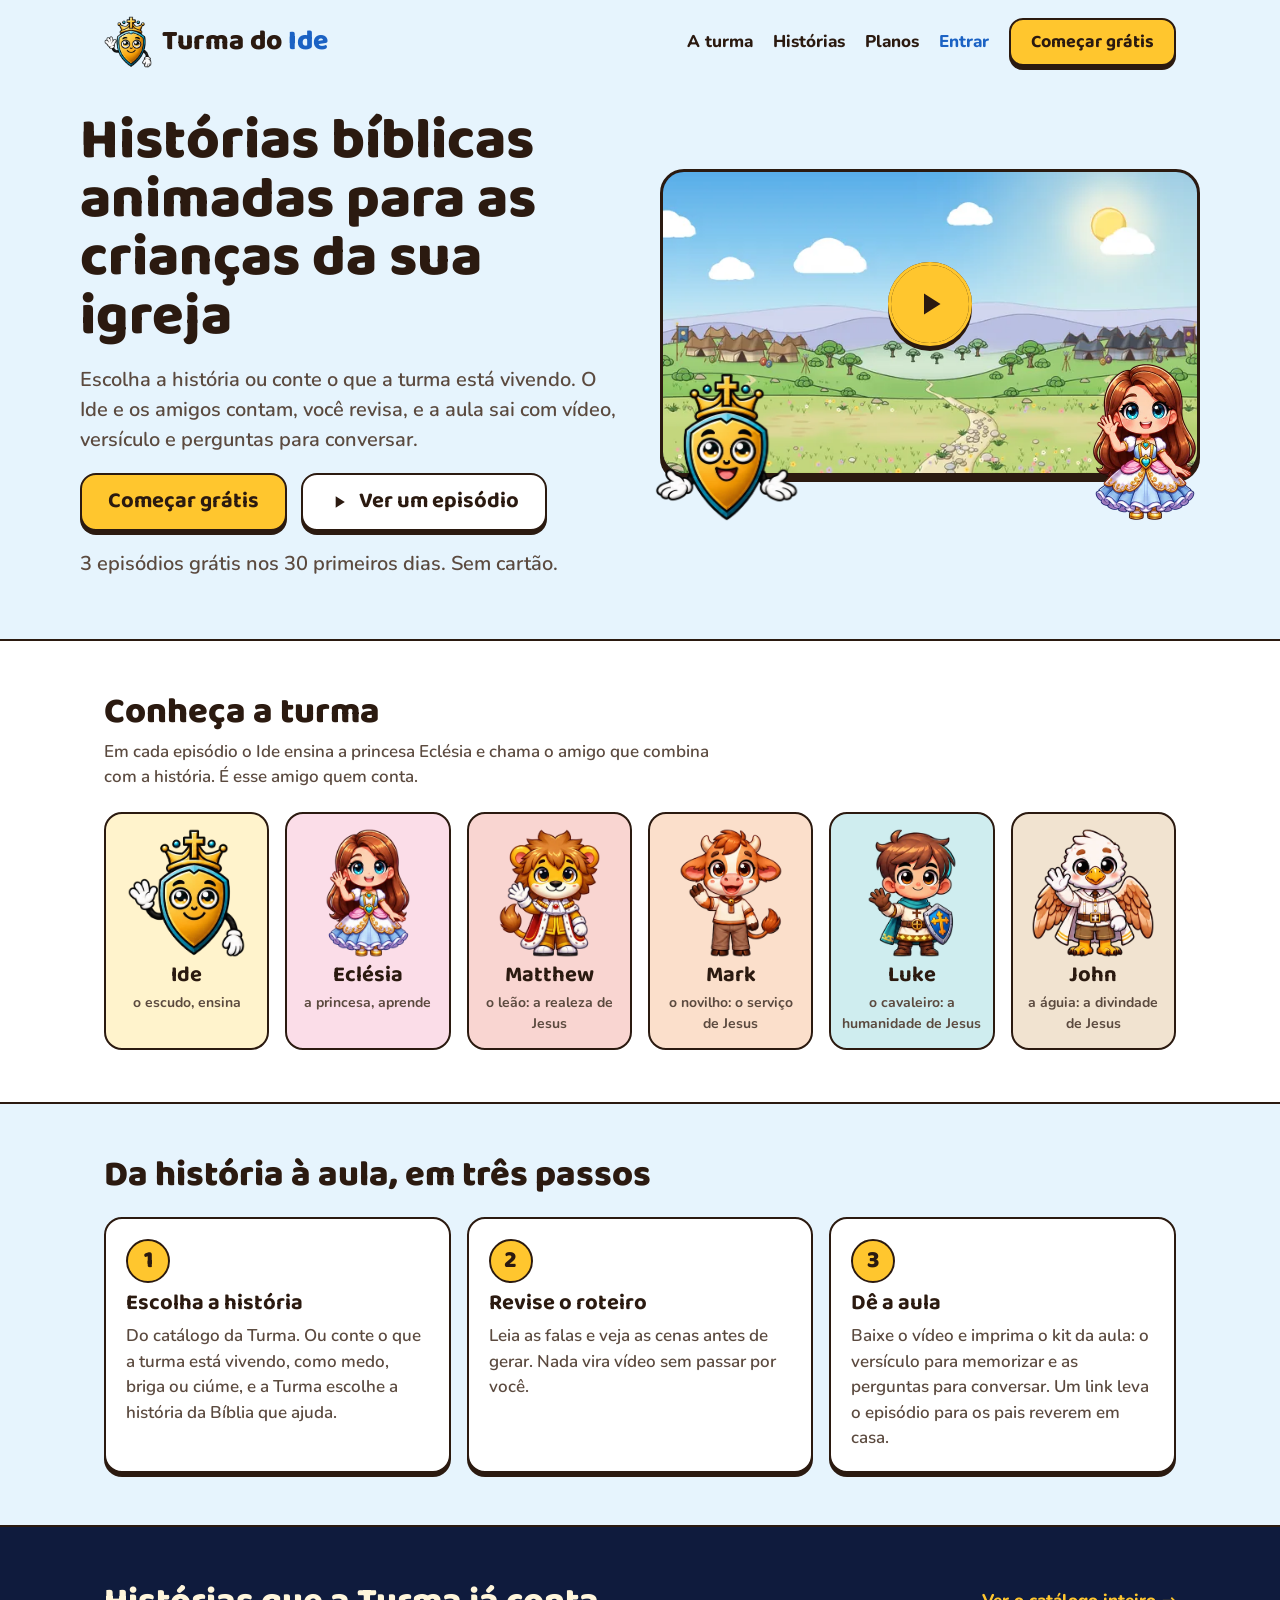
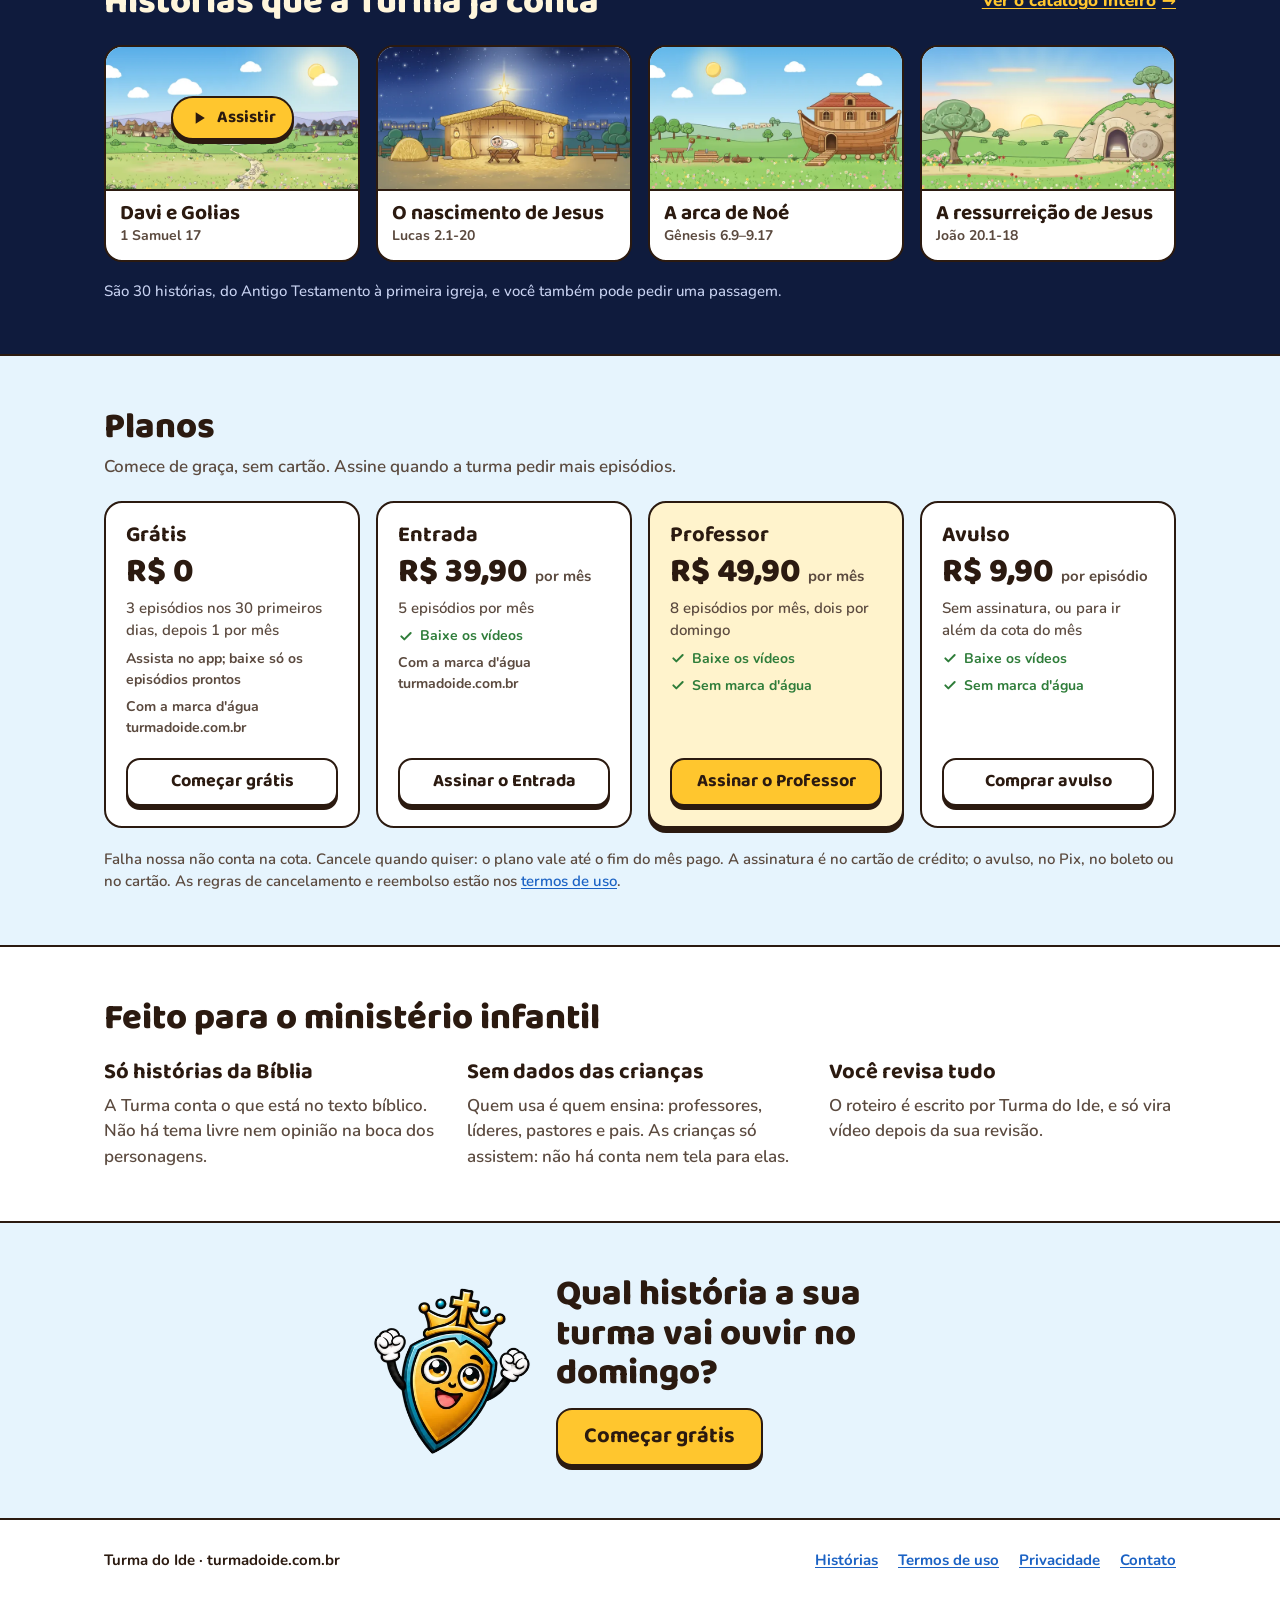
<file: index.html>
<!doctype html>
<!--
  Página de divulgação da Turma do Ide (turmadoide.com.br), como na prancha "Landing" da reformulação.
  O estilo é o estilo.css, com a mesma identidade do app (web/src/styles/tokens.css).

  O que conferir antes de publicar:
  - O endereço do app: os botões "Começar grátis" e "Entrar" apontam para https://app.turmadoide.com.br
    (o "?criar" abre a página já em "Criar conta"). Se o app for para outro endereço, troque aqui e em
    historias.html.
  - Os planos e os preços: os do /admin. Ao abrir, o planos.js busca os planos à mostra e o preço do avulso
    no app (data-vitrine da lista, GET /api/vitrine) e refaz os cartões; os escritos aqui são o que aparece
    se o app não responder, então vale mantê-los perto dos do /admin. O botão de cada plano abre o /planos do
    app com ?plano=<chave do plano> (ou ?plano=avulso), que destaca o plano escolhido; quem ainda não tem
    conta cria antes e volta para lá.
  - O episódio de exemplo: o atributo data-episodio do <body>. Vazio, o botão de tocar e o "Ver um
    episódio" não aparecem. Com o endereço de um .mp4 (por exemplo, "video/davi-e-golias.mp4", numa pasta
    video/ ao lado desta página), o vídeo toca aqui mesmo; com outro endereço (o link para os pais de um
    episódio pronto, https://app.turmadoide.com.br/assistir/...), o botão abre esse endereço.
  - As histórias: o cartão com data-episodio toca o episódio pronto dela (um .mp4 toca aqui, numa janela;
    o link para os pais abre a página dele). Sem episódio, o cartão leva ao Criar do app com a história
    escolhida (/novo?historia=<id de web/src/lib/stories.ts>). Vale o mesmo em historias.html.
  - Termos e privacidade: os textos estão em termos.html e privacidade.html. O comentário do alto de cada
    página diz o que conferir ao mudar o texto ou um fornecedor.
  As artes (img/) são cópias de web/public/turma e web/public/cenarios; as da turma pulando (img/*-pulando.webp,
  que aparecem ao passar o mouse) saem de src/criador/episodio/dados/poses/<bicho>/pulando.png, na escala
  da pose acenando.
-->
<html lang="pt-BR">
<head>
<meta charset="utf-8">
<meta name="viewport" content="width=device-width, initial-scale=1">
<title>Turma do Ide · Histórias bíblicas animadas para as crianças</title>
<meta name="description" content="Escolha a história ou conte o que a turma está vivendo: o Ide e os amigos contam, você revisa, e a aula sai com vídeo, versículo e perguntas para conversar. Para igrejas e ministério infantil.">
<meta name="theme-color" content="#e6f4fd">
<meta property="og:title" content="Turma do Ide · Histórias bíblicas animadas para as crianças">
<meta property="og:description" content="O Ide e os amigos contam a história da Bíblia que a sua turma precisa ouvir. Você revisa, e a aula sai com vídeo, versículo e perguntas.">
<meta property="og:type" content="website">
<meta property="og:locale" content="pt_BR">
<link rel="preload" href="fontes/baloo-2-latin-wght-normal.woff2" as="font" type="font/woff2" crossorigin>
<link rel="stylesheet" href="estilo.css">
<script src="animacao.js" defer></script>
<script src="planos.js" defer></script>
</head>
<body data-episodio="https://app.turmadoide.com.br/assistir/eBApBJtYTP_mAeZbmMtyAA" data-episodio-titulo="Davi e o gigante">
<div class="wrap">
  <header class="top">
    <a class="brand" href="./"><img src="img/ide.webp" alt="" width="293" height="320"><b>Turma do <span>Ide</span></b></a>
    <nav aria-label="Principal">
      <a class="anchor" href="#turma">A turma</a>
      <a class="anchor" href="#historias">Histórias</a>
      <a class="anchor" href="#planos">Planos</a>
      <a class="enter" href="https://app.turmadoide.com.br/">Entrar</a>
      <a class="button button-primary" href="https://app.turmadoide.com.br/?criar">Começar grátis</a>
    </nav>
  </header>
</div>

<main>
  <div class="wrap hero">
    <div class="hero-text">
      <h1>Histórias bíblicas animadas para as crianças da sua igreja</h1>
      <p class="muted">Escolha a história ou conte o que a turma está vivendo. O Ide e os amigos contam, você revisa, e a aula sai com vídeo, versículo e perguntas para conversar.</p>
      <div class="actions">
        <a class="button button-primary button-lg" href="https://app.turmadoide.com.br/?criar">Começar grátis</a>
        <a class="button button-lg" href="#episodio" data-ver-episodio hidden>
          <svg aria-hidden="true" width="20" height="20" viewBox="0 0 24 24" fill="currentColor"><path d="M8 5v14l11-7z"/></svg>Ver um episódio</a>
        <a class="button button-lg" href="#historias" data-sem-episodio>Ver as histórias</a>
      </div>
      <p class="note muted">3 episódios grátis nos 30 primeiros dias. Sem cartão.</p>
    </div>
    <div class="hero-art" id="episodio">
      <div class="hero-frame">
        <img src="img/cenario-vale.webp" alt="Cena de um episódio: o vale de Davi e Golias, em desenho" width="640" height="360">
        <button class="hero-play" type="button" data-tocar hidden>
          <svg aria-hidden="true" width="36" height="36" viewBox="0 0 24 24" fill="currentColor"><path d="M8 5v14l11-7z"/></svg>
        </button>
      </div>
      <img class="hero-ide" src="img/ide-explicando.webp" alt="Ide, o escudo" width="309" height="320">
      <img class="hero-eclesia" src="img/eclesia.webp" alt="Eclésia, a princesa" width="214" height="320">
    </div>
  </div>

  <section class="band" id="turma" aria-labelledby="turma-titulo">
    <div class="wrap">
      <div class="section-head">
        <h2 id="turma-titulo">Conheça a turma</h2>
        <p class="muted">Em cada episódio o Ide ensina a princesa Eclésia e chama o amigo que combina com a história. É esse amigo quem conta.</p>
      </div>
      <!-- Ao passar o mouse (ou tocar), o personagem troca o aceno pela pose pulando e dá pulinhos. -->
      <ul class="grid turma">
        <li style="background:#fff3cc"><span class="pose"><img src="img/ide.webp" alt="" width="293" height="320"><img class="pose-pulando" src="img/ide-pulando.webp" alt="" width="300" height="320" loading="lazy"></span><strong>Ide</strong><span class="papel">o escudo, ensina</span></li>
        <li style="background:#fbdde8"><span class="pose"><img src="img/eclesia.webp" alt="" width="214" height="320"><img class="pose-pulando" src="img/eclesia-pulando.webp" alt="" width="254" height="320" loading="lazy"></span><strong>Eclésia</strong><span class="papel">a princesa, aprende</span></li>
        <li style="background:#f9d5d1"><span class="pose"><img src="img/matthew.webp" alt="" width="253" height="320"><img class="pose-pulando" src="img/matthew-pulando.webp" alt="" width="267" height="320" loading="lazy"></span><strong>Matthew</strong><span class="papel">o leão: a realeza de Jesus</span></li>
        <li style="background:#fbdfcb"><span class="pose"><img src="img/mark.webp" alt="" width="256" height="320"><img class="pose-pulando" src="img/mark-pulando.webp" alt="" width="244" height="322" loading="lazy"></span><strong>Mark</strong><span class="papel">o novilho: o serviço de Jesus</span></li>
        <li style="background:#cfedef"><span class="pose"><img src="img/luke.webp" alt="" width="221" height="320"><img class="pose-pulando" src="img/luke-pulando.webp" alt="" width="266" height="320" loading="lazy"></span><strong>Luke</strong><span class="papel">o cavaleiro: a humanidade de Jesus</span></li>
        <li style="background:#f1e3d0"><span class="pose"><img src="img/john.webp" alt="" width="305" height="320"><img class="pose-pulando" src="img/john-pulando.webp" alt="" width="327" height="320" loading="lazy"></span><strong>John</strong><span class="papel">a águia: a divindade de Jesus</span></li>
      </ul>
    </div>
  </section>

  <section aria-labelledby="como">
    <div class="wrap">
      <div class="section-head"><h2 id="como">Da história à aula, em três passos</h2></div>
      <ol class="grid steps">
        <li class="card"><span class="step-number" aria-hidden="true">1</span><h3>Escolha a história</h3><p class="muted">Do catálogo da Turma. Ou conte o que a turma está vivendo, como medo, briga ou ciúme, e a Turma escolhe a história da Bíblia que ajuda.</p></li>
        <li class="card"><span class="step-number" aria-hidden="true">2</span><h3>Revise o roteiro</h3><p class="muted">Leia as falas e veja as cenas antes de gerar. Nada vira vídeo sem passar por você.</p></li>
        <li class="card"><span class="step-number" aria-hidden="true">3</span><h3>Dê a aula</h3><p class="muted">Baixe o vídeo e imprima o kit da aula: o versículo para memorizar e as perguntas para conversar. Um link leva o episódio para os pais reverem em casa.</p></li>
      </ol>
    </div>
  </section>

  <section class="band-night" id="historias" aria-labelledby="historias-titulo">
    <div class="wrap">
      <div class="section-head section-head-row">
        <h2 id="historias-titulo">Histórias que a Turma já conta</h2>
        <a class="more" href="historias.html">Ver o catálogo inteiro</a>
      </div>
      <!-- Com data-episodio, o cartão toca o episódio pronto (o href); sem, leva ao Criar com a história escolhida. -->
      <ul class="grid stories">
        <li><a class="story" href="https://app.turmadoide.com.br/assistir/eBApBJtYTP_mAeZbmMtyAA" data-episodio><span class="story-art"><img src="img/cenario-vale.webp" alt="" width="640" height="360" loading="lazy"></span><span class="story-text"><strong>Davi e Golias</strong><span>1 Samuel 17</span></span><span class="story-acao"><span class="story-botao"><svg aria-hidden="true" width="20" height="20" viewBox="0 0 24 24" fill="currentColor"><path d="M8 5v14l11-7z"/></svg><span class="rotulo">Assistir</span></span></span></a></li>
        <li><a class="story" href="https://app.turmadoide.com.br/novo?historia=nascimento-de-jesus&amp;criar"><span class="story-art"><img src="img/cenario-estabulo.webp" alt="" width="640" height="360" loading="lazy"></span><span class="story-text"><strong>O nascimento de Jesus</strong><span>Lucas 2.1-20</span></span><span class="story-acao"><span class="story-botao"><svg aria-hidden="true" width="18" height="18" viewBox="0 0 24 24" fill="currentColor"><path d="M12 2.5l2.3 6.2 6.2 2.3-6.2 2.3-2.3 6.2-2.3-6.2L3.5 11l6.2-2.3z"/></svg><span class="rotulo">Criar este episódio</span></span></span></a></li>
        <li><a class="story" href="https://app.turmadoide.com.br/novo?historia=arca-de-noe&amp;criar"><span class="story-art"><img src="img/cenario-arca.webp" alt="" width="640" height="360" loading="lazy"></span><span class="story-text"><strong>A arca de Noé</strong><span>Gênesis 6.9–9.17</span></span><span class="story-acao"><span class="story-botao"><svg aria-hidden="true" width="18" height="18" viewBox="0 0 24 24" fill="currentColor"><path d="M12 2.5l2.3 6.2 6.2 2.3-6.2 2.3-2.3 6.2-2.3-6.2L3.5 11l6.2-2.3z"/></svg><span class="rotulo">Criar este episódio</span></span></span></a></li>
        <li><a class="story" href="https://app.turmadoide.com.br/novo?historia=ressurreicao&amp;criar"><span class="story-art"><img src="img/cenario-tumulo.webp" alt="" width="640" height="360" loading="lazy"></span><span class="story-text"><strong>A ressurreição de Jesus</strong><span>João 20.1-18</span></span><span class="story-acao"><span class="story-botao"><svg aria-hidden="true" width="18" height="18" viewBox="0 0 24 24" fill="currentColor"><path d="M12 2.5l2.3 6.2 6.2 2.3-6.2 2.3-2.3 6.2-2.3-6.2L3.5 11l6.2-2.3z"/></svg><span class="rotulo">Criar este episódio</span></span></span></a></li>
      </ul>
      <p class="note">São 30 histórias, do Antigo Testamento à primeira igreja, e você também pode pedir uma passagem.</p>
    </div>
  </section>

  <section id="planos" aria-labelledby="planos-titulo">
    <div class="wrap">
      <div class="section-head">
        <h2 id="planos-titulo">Planos</h2>
        <p class="muted">Comece de graça, sem cartão. Assine quando a turma pedir mais episódios.</p>
      </div>
      <!-- O cartão inteiro é clicável: o link do botão se estende sobre ele (.plan-cta::after). -->
      <ul class="grid plans" data-vitrine="https://app.turmadoide.com.br/api/vitrine">
        <li class="card plan" data-plano="gratis">
          <h3>Grátis</h3>
          <div class="price">R$ 0</div>
          <p>3 episódios nos 30 primeiros dias, depois 1 por mês</p>
          <p class="plan-baixar">Assista no app; baixe só os episódios prontos</p>
          <p class="plan-marca">Com a marca d'água turmadoide.com.br</p>
          <a class="button plan-cta" href="https://app.turmadoide.com.br/?criar">Começar grátis</a>
        </li>
        <li class="card plan" data-plano="entrada">
          <h3>Entrada</h3>
          <div class="price">R$ 39,90 <small>por mês</small></div>
          <p>5 episódios por mês</p>
          <p class="plan-baixar" data-baixa><svg aria-hidden="true" width="16" height="16" viewBox="0 0 24 24" fill="none" stroke="currentColor" stroke-width="3" stroke-linecap="round" stroke-linejoin="round"><path d="M5 12.5l4.5 4.5L19 7.5"/></svg>Baixe os vídeos</p>
          <p class="plan-marca">Com a marca d'água turmadoide.com.br</p>
          <a class="button plan-cta" href="https://app.turmadoide.com.br/planos?plano=entrada&amp;criar">Assinar o Entrada</a>
        </li>
        <li class="card plan featured" data-plano="professor">
          <h3>Professor</h3>
          <div class="price">R$ 49,90 <small>por mês</small></div>
          <p>8 episódios por mês, dois por domingo</p>
          <p class="plan-baixar" data-baixa><svg aria-hidden="true" width="16" height="16" viewBox="0 0 24 24" fill="none" stroke="currentColor" stroke-width="3" stroke-linecap="round" stroke-linejoin="round"><path d="M5 12.5l4.5 4.5L19 7.5"/></svg>Baixe os vídeos</p>
          <p class="plan-marca" data-sem-marca><svg aria-hidden="true" width="16" height="16" viewBox="0 0 24 24" fill="none" stroke="currentColor" stroke-width="3" stroke-linecap="round" stroke-linejoin="round"><path d="M5 12.5l4.5 4.5L19 7.5"/></svg>Sem marca d'água</p>
          <a class="button button-primary plan-cta" href="https://app.turmadoide.com.br/planos?plano=professor&amp;criar">Assinar o Professor</a>
        </li>
        <li class="card plan" data-plano="avulso">
          <h3>Avulso</h3>
          <div class="price">R$ 9,90 <small>por episódio</small></div>
          <p>Sem assinatura, ou para ir além da cota do mês</p>
          <p class="plan-baixar" data-baixa><svg aria-hidden="true" width="16" height="16" viewBox="0 0 24 24" fill="none" stroke="currentColor" stroke-width="3" stroke-linecap="round" stroke-linejoin="round"><path d="M5 12.5l4.5 4.5L19 7.5"/></svg>Baixe os vídeos</p>
          <p class="plan-marca" data-sem-marca><svg aria-hidden="true" width="16" height="16" viewBox="0 0 24 24" fill="none" stroke="currentColor" stroke-width="3" stroke-linecap="round" stroke-linejoin="round"><path d="M5 12.5l4.5 4.5L19 7.5"/></svg>Sem marca d'água</p>
          <a class="button plan-cta" href="https://app.turmadoide.com.br/planos?plano=avulso&amp;criar">Comprar avulso</a>
        </li>
      </ul>
      <p class="note muted" style="margin-top:20px">Falha nossa não conta na cota. Cancele quando quiser: o plano vale até o fim do mês pago. A assinatura é no cartão de crédito; o avulso, no Pix, no boleto ou no cartão. As regras de cancelamento e reembolso estão nos <a href="termos.html#cancelamento">termos de uso</a>.</p>
    </div>
  </section>

  <section class="band" aria-labelledby="cuidados">
    <div class="wrap">
      <div class="section-head"><h2 id="cuidados">Feito para o ministério infantil</h2></div>
      <div class="grid cares">
        <div class="card"><h3>Só histórias da Bíblia</h3><p class="muted">A Turma conta o que está no texto bíblico. Não há tema livre nem opinião na boca dos personagens.</p></div>
        <div class="card"><h3>Sem dados das crianças</h3><p class="muted">Quem usa é quem ensina: professores, líderes, pastores e pais. As crianças só assistem: não há conta nem tela para elas.</p></div>
        <div class="card"><h3>Você revisa tudo</h3><p class="muted">O roteiro é escrito por Turma do Ide, e só vira vídeo depois da sua revisão.</p></div>
      </div>
    </div>
  </section>

  <section aria-labelledby="fecho">
    <div class="wrap closing">
      <img src="img/ide-pulando.webp" alt="" width="300" height="320" loading="lazy">
      <div>
        <h2 id="fecho">Qual história a sua turma vai ouvir no domingo?</h2>
        <a class="button button-primary button-lg" href="https://app.turmadoide.com.br/?criar">Começar grátis</a>
      </div>
    </div>
  </section>
</main>

<footer>
  <div class="wrap">
    <p>Turma do Ide · turmadoide.com.br</p>
    <nav aria-label="Rodapé">
      <a href="historias.html">Histórias</a>
      <a href="termos.html">Termos de uso</a>
      <a href="privacidade.html">Privacidade</a>
      <a href="mailto:suporte@turmadoide.com.br">Contato</a>
    </nav>
  </div>
</footer>

<script>
  // O episódio de exemplo (o data-episodio do <body>): sem ele, a página fica sem o botão de tocar.
  (function () {
    var endereco = (document.body.dataset.episodio || "").trim();
    if (!endereco) return;
    var titulo = document.body.dataset.episodioTitulo || "um episódio";
    var arte = document.getElementById("episodio");
    var quadro = arte.querySelector(".hero-frame");
    var tocar = arte.querySelector("[data-tocar]");
    var ver = document.querySelector("[data-ver-episodio]");
    document.querySelector("[data-sem-episodio]").hidden = true;
    ver.hidden = false;
    tocar.hidden = false;
    tocar.setAttribute("aria-label", "Assistir a " + titulo);

    var arquivo = /\.(mp4|webm)(\?.*)?$/i.test(endereco);
    function assistir(evento) {
      if (!arquivo) return; // um endereço de página: o link abre sozinho
      evento.preventDefault();
      var video = document.createElement("video");
      video.src = endereco;
      video.poster = quadro.querySelector("img").src;
      video.controls = true;
      video.playsInline = true;
      video.autoplay = true;
      video.setAttribute("aria-label", "Episódio: " + titulo);
      quadro.replaceChildren(video);
      arte.classList.add("playing");
      arte.scrollIntoView({ block: "center" });
      video.focus();
    }
    if (arquivo) {
      tocar.addEventListener("click", assistir);
      ver.addEventListener("click", assistir);
    } else {
      ver.href = endereco;
      tocar.addEventListener("click", function () { window.location.href = endereco; });
    }
  })();
</script>
</body>
</html>
</file>
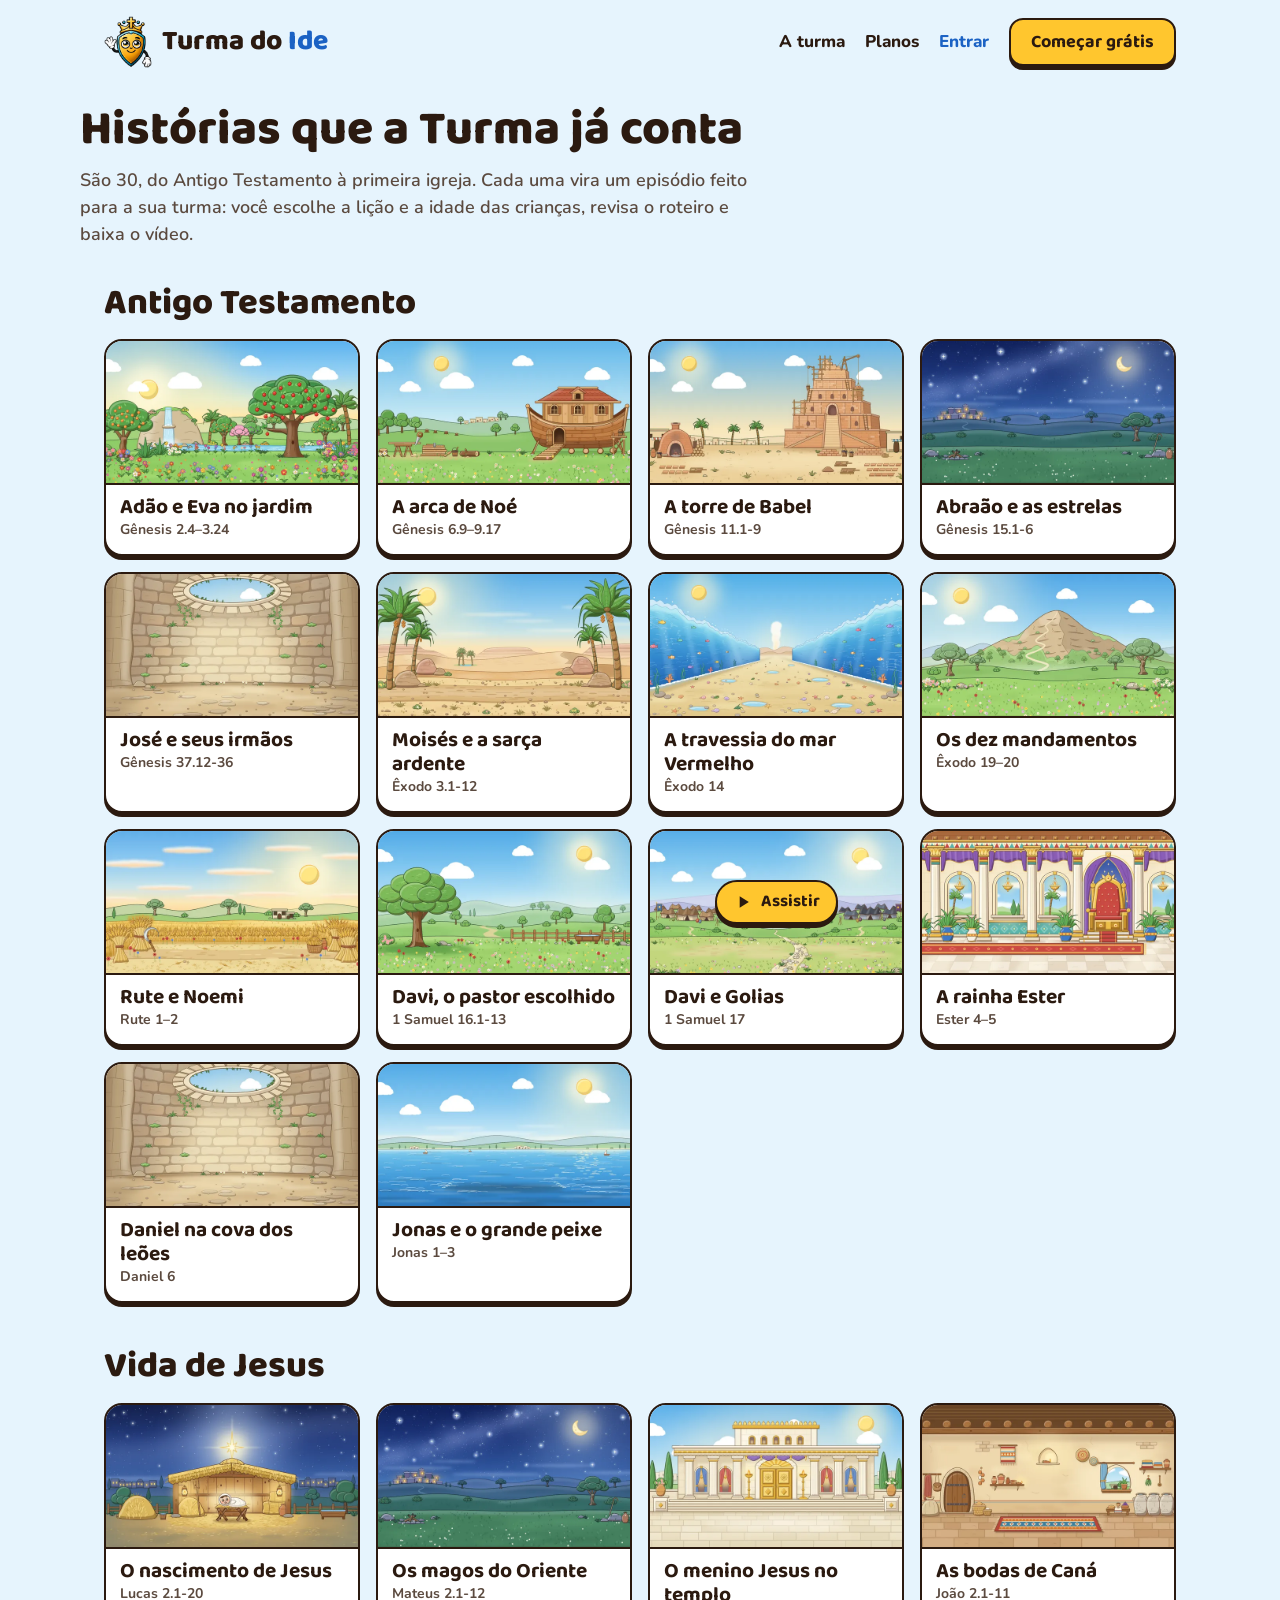
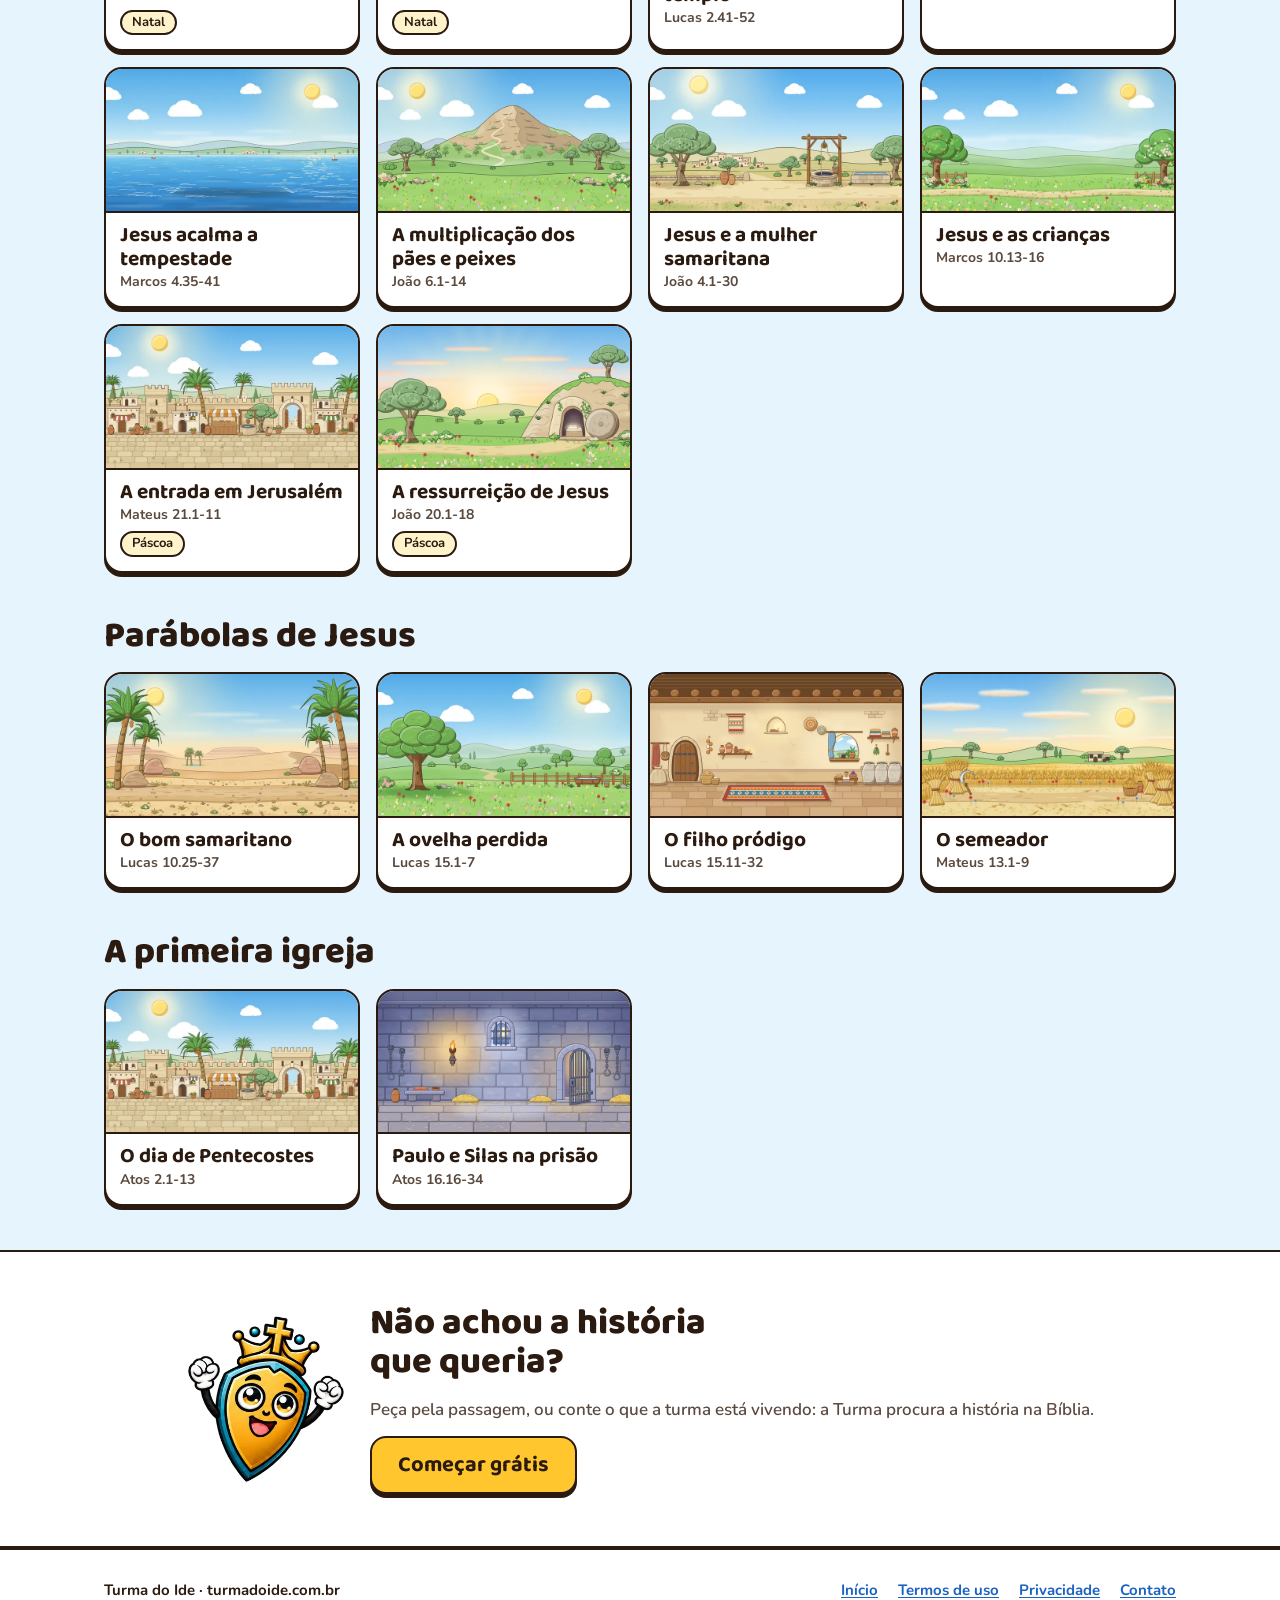
<file: historias.html>
<!doctype html>
<!--
  O catálogo público da Turma do Ide: as histórias de web/src/lib/stories.ts, por grupo. Esta página é
  uma cópia do catálogo do app: ao mudar o stories.ts, atualize os cartões daqui e as miniaturas em img/.
  O estilo é o estilo.css, o mesmo da página inicial. Cada cartão leva ao Criar do app com a história
  escolhida (/novo?historia=<id do stories.ts>); o que tem data-episodio toca o episódio pronto dela.
-->
<html lang="pt-BR">
<head>
<meta charset="utf-8">
<meta name="viewport" content="width=device-width, initial-scale=1">
<title>Histórias · Turma do Ide</title>
<meta name="description" content="As 30 histórias da Bíblia que a Turma do Ide já conta em desenho animado, do Antigo Testamento à primeira igreja. Para igrejas e ministério infantil.">
<meta name="theme-color" content="#e6f4fd">
<link rel="preload" href="fontes/baloo-2-latin-wght-normal.woff2" as="font" type="font/woff2" crossorigin>
<link rel="stylesheet" href="estilo.css">
<script src="animacao.js" defer></script>
</head>
<body>
<div class="wrap">
  <header class="top">
    <a class="brand" href="./"><img src="img/ide.webp" alt="" width="293" height="320"><b>Turma do <span>Ide</span></b></a>
    <nav aria-label="Principal">
      <a class="anchor" href="./#turma">A turma</a>
      <a class="anchor" href="./#planos">Planos</a>
      <a class="enter" href="https://app.turmadoide.com.br/">Entrar</a>
      <a class="button button-primary" href="https://app.turmadoide.com.br/?criar">Começar grátis</a>
    </nav>
  </header>
</div>

<main>
  <div class="wrap page-head">
    <h1>Histórias que a Turma já conta</h1>
    <p class="muted">São 30, do Antigo Testamento à primeira igreja. Cada uma vira um episódio feito para a sua turma: você escolhe a lição e a idade das crianças, revisa o roteiro e baixa o vídeo.</p>
  </div>

  <section class="catalog" aria-labelledby="grupo-antigo">
    <div class="wrap">
      <h2 id="grupo-antigo">Antigo Testamento</h2>
      <ul class="grid stories">
        <li><a class="story" href="https://app.turmadoide.com.br/novo?historia=adao-e-eva&amp;criar"><span class="story-art"><img src="img/cenario-jardim.webp" alt="" width="640" height="360" loading="lazy"></span><span class="story-text"><strong>Adão e Eva no jardim</strong><span>Gênesis 2.4–3.24</span></span><span class="story-acao"><span class="story-botao"><svg aria-hidden="true" width="18" height="18" viewBox="0 0 24 24" fill="currentColor"><path d="M12 2.5l2.3 6.2 6.2 2.3-6.2 2.3-2.3 6.2-2.3-6.2L3.5 11l6.2-2.3z"/></svg><span class="rotulo">Criar este episódio</span></span></span></a></li>
        <li><a class="story" href="https://app.turmadoide.com.br/novo?historia=arca-de-noe&amp;criar"><span class="story-art"><img src="img/cenario-arca.webp" alt="" width="640" height="360" loading="lazy"></span><span class="story-text"><strong>A arca de Noé</strong><span>Gênesis 6.9–9.17</span></span><span class="story-acao"><span class="story-botao"><svg aria-hidden="true" width="18" height="18" viewBox="0 0 24 24" fill="currentColor"><path d="M12 2.5l2.3 6.2 6.2 2.3-6.2 2.3-2.3 6.2-2.3-6.2L3.5 11l6.2-2.3z"/></svg><span class="rotulo">Criar este episódio</span></span></span></a></li>
        <li><a class="story" href="https://app.turmadoide.com.br/novo?historia=torre-de-babel&amp;criar"><span class="story-art"><img src="img/cenario-babel.webp" alt="" width="640" height="360" loading="lazy"></span><span class="story-text"><strong>A torre de Babel</strong><span>Gênesis 11.1-9</span></span><span class="story-acao"><span class="story-botao"><svg aria-hidden="true" width="18" height="18" viewBox="0 0 24 24" fill="currentColor"><path d="M12 2.5l2.3 6.2 6.2 2.3-6.2 2.3-2.3 6.2-2.3-6.2L3.5 11l6.2-2.3z"/></svg><span class="rotulo">Criar este episódio</span></span></span></a></li>
        <li><a class="story" href="https://app.turmadoide.com.br/novo?historia=abraao-e-as-estrelas&amp;criar"><span class="story-art"><img src="img/cenario-noite.webp" alt="" width="640" height="360" loading="lazy"></span><span class="story-text"><strong>Abraão e as estrelas</strong><span>Gênesis 15.1-6</span></span><span class="story-acao"><span class="story-botao"><svg aria-hidden="true" width="18" height="18" viewBox="0 0 24 24" fill="currentColor"><path d="M12 2.5l2.3 6.2 6.2 2.3-6.2 2.3-2.3 6.2-2.3-6.2L3.5 11l6.2-2.3z"/></svg><span class="rotulo">Criar este episódio</span></span></span></a></li>
        <li><a class="story" href="https://app.turmadoide.com.br/novo?historia=jose-e-seus-irmaos&amp;criar"><span class="story-art"><img src="img/cenario-cova.webp" alt="" width="640" height="360" loading="lazy"></span><span class="story-text"><strong>José e seus irmãos</strong><span>Gênesis 37.12-36</span></span><span class="story-acao"><span class="story-botao"><svg aria-hidden="true" width="18" height="18" viewBox="0 0 24 24" fill="currentColor"><path d="M12 2.5l2.3 6.2 6.2 2.3-6.2 2.3-2.3 6.2-2.3-6.2L3.5 11l6.2-2.3z"/></svg><span class="rotulo">Criar este episódio</span></span></span></a></li>
        <li><a class="story" href="https://app.turmadoide.com.br/novo?historia=sarca-ardente&amp;criar"><span class="story-art"><img src="img/cenario-deserto.webp" alt="" width="640" height="360" loading="lazy"></span><span class="story-text"><strong>Moisés e a sarça ardente</strong><span>Êxodo 3.1-12</span></span><span class="story-acao"><span class="story-botao"><svg aria-hidden="true" width="18" height="18" viewBox="0 0 24 24" fill="currentColor"><path d="M12 2.5l2.3 6.2 6.2 2.3-6.2 2.3-2.3 6.2-2.3-6.2L3.5 11l6.2-2.3z"/></svg><span class="rotulo">Criar este episódio</span></span></span></a></li>
        <li><a class="story" href="https://app.turmadoide.com.br/novo?historia=mar-vermelho&amp;criar"><span class="story-art"><img src="img/cenario-mar_vermelho.webp" alt="" width="640" height="360" loading="lazy"></span><span class="story-text"><strong>A travessia do mar Vermelho</strong><span>Êxodo 14</span></span><span class="story-acao"><span class="story-botao"><svg aria-hidden="true" width="18" height="18" viewBox="0 0 24 24" fill="currentColor"><path d="M12 2.5l2.3 6.2 6.2 2.3-6.2 2.3-2.3 6.2-2.3-6.2L3.5 11l6.2-2.3z"/></svg><span class="rotulo">Criar este episódio</span></span></span></a></li>
        <li><a class="story" href="https://app.turmadoide.com.br/novo?historia=dez-mandamentos&amp;criar"><span class="story-art"><img src="img/cenario-monte.webp" alt="" width="640" height="360" loading="lazy"></span><span class="story-text"><strong>Os dez mandamentos</strong><span>Êxodo 19–20</span></span><span class="story-acao"><span class="story-botao"><svg aria-hidden="true" width="18" height="18" viewBox="0 0 24 24" fill="currentColor"><path d="M12 2.5l2.3 6.2 6.2 2.3-6.2 2.3-2.3 6.2-2.3-6.2L3.5 11l6.2-2.3z"/></svg><span class="rotulo">Criar este episódio</span></span></span></a></li>
        <li><a class="story" href="https://app.turmadoide.com.br/novo?historia=rute-e-noemi&amp;criar"><span class="story-art"><img src="img/cenario-trigal.webp" alt="" width="640" height="360" loading="lazy"></span><span class="story-text"><strong>Rute e Noemi</strong><span>Rute 1–2</span></span><span class="story-acao"><span class="story-botao"><svg aria-hidden="true" width="18" height="18" viewBox="0 0 24 24" fill="currentColor"><path d="M12 2.5l2.3 6.2 6.2 2.3-6.2 2.3-2.3 6.2-2.3-6.2L3.5 11l6.2-2.3z"/></svg><span class="rotulo">Criar este episódio</span></span></span></a></li>
        <li><a class="story" href="https://app.turmadoide.com.br/novo?historia=davi-o-pastor&amp;criar"><span class="story-art"><img src="img/cenario-pasto.webp" alt="" width="640" height="360" loading="lazy"></span><span class="story-text"><strong>Davi, o pastor escolhido</strong><span>1 Samuel 16.1-13</span></span><span class="story-acao"><span class="story-botao"><svg aria-hidden="true" width="18" height="18" viewBox="0 0 24 24" fill="currentColor"><path d="M12 2.5l2.3 6.2 6.2 2.3-6.2 2.3-2.3 6.2-2.3-6.2L3.5 11l6.2-2.3z"/></svg><span class="rotulo">Criar este episódio</span></span></span></a></li>
        <li><a class="story" href="https://app.turmadoide.com.br/assistir/eBApBJtYTP_mAeZbmMtyAA" data-episodio><span class="story-art"><img src="img/cenario-vale.webp" alt="" width="640" height="360" loading="lazy"></span><span class="story-text"><strong>Davi e Golias</strong><span>1 Samuel 17</span></span><span class="story-acao"><span class="story-botao"><svg aria-hidden="true" width="20" height="20" viewBox="0 0 24 24" fill="currentColor"><path d="M8 5v14l11-7z"/></svg><span class="rotulo">Assistir</span></span></span></a></li>
        <li><a class="story" href="https://app.turmadoide.com.br/novo?historia=rainha-ester&amp;criar"><span class="story-art"><img src="img/cenario-palacio.webp" alt="" width="640" height="360" loading="lazy"></span><span class="story-text"><strong>A rainha Ester</strong><span>Ester 4–5</span></span><span class="story-acao"><span class="story-botao"><svg aria-hidden="true" width="18" height="18" viewBox="0 0 24 24" fill="currentColor"><path d="M12 2.5l2.3 6.2 6.2 2.3-6.2 2.3-2.3 6.2-2.3-6.2L3.5 11l6.2-2.3z"/></svg><span class="rotulo">Criar este episódio</span></span></span></a></li>
        <li><a class="story" href="https://app.turmadoide.com.br/novo?historia=daniel-e-os-leoes&amp;criar"><span class="story-art"><img src="img/cenario-cova.webp" alt="" width="640" height="360" loading="lazy"></span><span class="story-text"><strong>Daniel na cova dos leões</strong><span>Daniel 6</span></span><span class="story-acao"><span class="story-botao"><svg aria-hidden="true" width="18" height="18" viewBox="0 0 24 24" fill="currentColor"><path d="M12 2.5l2.3 6.2 6.2 2.3-6.2 2.3-2.3 6.2-2.3-6.2L3.5 11l6.2-2.3z"/></svg><span class="rotulo">Criar este episódio</span></span></span></a></li>
        <li><a class="story" href="https://app.turmadoide.com.br/novo?historia=jonas&amp;criar"><span class="story-art"><img src="img/cenario-mar.webp" alt="" width="640" height="360" loading="lazy"></span><span class="story-text"><strong>Jonas e o grande peixe</strong><span>Jonas 1–3</span></span><span class="story-acao"><span class="story-botao"><svg aria-hidden="true" width="18" height="18" viewBox="0 0 24 24" fill="currentColor"><path d="M12 2.5l2.3 6.2 6.2 2.3-6.2 2.3-2.3 6.2-2.3-6.2L3.5 11l6.2-2.3z"/></svg><span class="rotulo">Criar este episódio</span></span></span></a></li>
      </ul>
    </div>
  </section>
  <section class="catalog" aria-labelledby="grupo-jesus">
    <div class="wrap">
      <h2 id="grupo-jesus">Vida de Jesus</h2>
      <ul class="grid stories">
        <li><a class="story" href="https://app.turmadoide.com.br/novo?historia=nascimento-de-jesus&amp;criar"><span class="story-art"><img src="img/cenario-estabulo.webp" alt="" width="640" height="360" loading="lazy"></span><span class="story-text"><strong>O nascimento de Jesus</strong><span>Lucas 2.1-20</span><span class="season">Natal</span></span><span class="story-acao"><span class="story-botao"><svg aria-hidden="true" width="18" height="18" viewBox="0 0 24 24" fill="currentColor"><path d="M12 2.5l2.3 6.2 6.2 2.3-6.2 2.3-2.3 6.2-2.3-6.2L3.5 11l6.2-2.3z"/></svg><span class="rotulo">Criar este episódio</span></span></span></a></li>
        <li><a class="story" href="https://app.turmadoide.com.br/novo?historia=magos-do-oriente&amp;criar"><span class="story-art"><img src="img/cenario-noite.webp" alt="" width="640" height="360" loading="lazy"></span><span class="story-text"><strong>Os magos do Oriente</strong><span>Mateus 2.1-12</span><span class="season">Natal</span></span><span class="story-acao"><span class="story-botao"><svg aria-hidden="true" width="18" height="18" viewBox="0 0 24 24" fill="currentColor"><path d="M12 2.5l2.3 6.2 6.2 2.3-6.2 2.3-2.3 6.2-2.3-6.2L3.5 11l6.2-2.3z"/></svg><span class="rotulo">Criar este episódio</span></span></span></a></li>
        <li><a class="story" href="https://app.turmadoide.com.br/novo?historia=jesus-no-templo&amp;criar"><span class="story-art"><img src="img/cenario-templo.webp" alt="" width="640" height="360" loading="lazy"></span><span class="story-text"><strong>O menino Jesus no templo</strong><span>Lucas 2.41-52</span></span><span class="story-acao"><span class="story-botao"><svg aria-hidden="true" width="18" height="18" viewBox="0 0 24 24" fill="currentColor"><path d="M12 2.5l2.3 6.2 6.2 2.3-6.2 2.3-2.3 6.2-2.3-6.2L3.5 11l6.2-2.3z"/></svg><span class="rotulo">Criar este episódio</span></span></span></a></li>
        <li><a class="story" href="https://app.turmadoide.com.br/novo?historia=bodas-de-cana&amp;criar"><span class="story-art"><img src="img/cenario-casa.webp" alt="" width="640" height="360" loading="lazy"></span><span class="story-text"><strong>As bodas de Caná</strong><span>João 2.1-11</span></span><span class="story-acao"><span class="story-botao"><svg aria-hidden="true" width="18" height="18" viewBox="0 0 24 24" fill="currentColor"><path d="M12 2.5l2.3 6.2 6.2 2.3-6.2 2.3-2.3 6.2-2.3-6.2L3.5 11l6.2-2.3z"/></svg><span class="rotulo">Criar este episódio</span></span></span></a></li>
        <li><a class="story" href="https://app.turmadoide.com.br/novo?historia=a-tempestade&amp;criar"><span class="story-art"><img src="img/cenario-mar.webp" alt="" width="640" height="360" loading="lazy"></span><span class="story-text"><strong>Jesus acalma a tempestade</strong><span>Marcos 4.35-41</span></span><span class="story-acao"><span class="story-botao"><svg aria-hidden="true" width="18" height="18" viewBox="0 0 24 24" fill="currentColor"><path d="M12 2.5l2.3 6.2 6.2 2.3-6.2 2.3-2.3 6.2-2.3-6.2L3.5 11l6.2-2.3z"/></svg><span class="rotulo">Criar este episódio</span></span></span></a></li>
        <li><a class="story" href="https://app.turmadoide.com.br/novo?historia=paes-e-peixes&amp;criar"><span class="story-art"><img src="img/cenario-monte.webp" alt="" width="640" height="360" loading="lazy"></span><span class="story-text"><strong>A multiplicação dos pães e peixes</strong><span>João 6.1-14</span></span><span class="story-acao"><span class="story-botao"><svg aria-hidden="true" width="18" height="18" viewBox="0 0 24 24" fill="currentColor"><path d="M12 2.5l2.3 6.2 6.2 2.3-6.2 2.3-2.3 6.2-2.3-6.2L3.5 11l6.2-2.3z"/></svg><span class="rotulo">Criar este episódio</span></span></span></a></li>
        <li><a class="story" href="https://app.turmadoide.com.br/novo?historia=mulher-samaritana&amp;criar"><span class="story-art"><img src="img/cenario-poco.webp" alt="" width="640" height="360" loading="lazy"></span><span class="story-text"><strong>Jesus e a mulher samaritana</strong><span>João 4.1-30</span></span><span class="story-acao"><span class="story-botao"><svg aria-hidden="true" width="18" height="18" viewBox="0 0 24 24" fill="currentColor"><path d="M12 2.5l2.3 6.2 6.2 2.3-6.2 2.3-2.3 6.2-2.3-6.2L3.5 11l6.2-2.3z"/></svg><span class="rotulo">Criar este episódio</span></span></span></a></li>
        <li><a class="story" href="https://app.turmadoide.com.br/novo?historia=jesus-e-as-criancas&amp;criar"><span class="story-art"><img src="img/cenario-campo.webp" alt="" width="640" height="360" loading="lazy"></span><span class="story-text"><strong>Jesus e as crianças</strong><span>Marcos 10.13-16</span></span><span class="story-acao"><span class="story-botao"><svg aria-hidden="true" width="18" height="18" viewBox="0 0 24 24" fill="currentColor"><path d="M12 2.5l2.3 6.2 6.2 2.3-6.2 2.3-2.3 6.2-2.3-6.2L3.5 11l6.2-2.3z"/></svg><span class="rotulo">Criar este episódio</span></span></span></a></li>
        <li><a class="story" href="https://app.turmadoide.com.br/novo?historia=entrada-em-jerusalem&amp;criar"><span class="story-art"><img src="img/cenario-cidade.webp" alt="" width="640" height="360" loading="lazy"></span><span class="story-text"><strong>A entrada em Jerusalém</strong><span>Mateus 21.1-11</span><span class="season">Páscoa</span></span><span class="story-acao"><span class="story-botao"><svg aria-hidden="true" width="18" height="18" viewBox="0 0 24 24" fill="currentColor"><path d="M12 2.5l2.3 6.2 6.2 2.3-6.2 2.3-2.3 6.2-2.3-6.2L3.5 11l6.2-2.3z"/></svg><span class="rotulo">Criar este episódio</span></span></span></a></li>
        <li><a class="story" href="https://app.turmadoide.com.br/novo?historia=ressurreicao&amp;criar"><span class="story-art"><img src="img/cenario-tumulo.webp" alt="" width="640" height="360" loading="lazy"></span><span class="story-text"><strong>A ressurreição de Jesus</strong><span>João 20.1-18</span><span class="season">Páscoa</span></span><span class="story-acao"><span class="story-botao"><svg aria-hidden="true" width="18" height="18" viewBox="0 0 24 24" fill="currentColor"><path d="M12 2.5l2.3 6.2 6.2 2.3-6.2 2.3-2.3 6.2-2.3-6.2L3.5 11l6.2-2.3z"/></svg><span class="rotulo">Criar este episódio</span></span></span></a></li>
      </ul>
    </div>
  </section>
  <section class="catalog" aria-labelledby="grupo-parabolas">
    <div class="wrap">
      <h2 id="grupo-parabolas">Parábolas de Jesus</h2>
      <ul class="grid stories">
        <li><a class="story" href="https://app.turmadoide.com.br/novo?historia=bom-samaritano&amp;criar"><span class="story-art"><img src="img/cenario-deserto.webp" alt="" width="640" height="360" loading="lazy"></span><span class="story-text"><strong>O bom samaritano</strong><span>Lucas 10.25-37</span></span><span class="story-acao"><span class="story-botao"><svg aria-hidden="true" width="18" height="18" viewBox="0 0 24 24" fill="currentColor"><path d="M12 2.5l2.3 6.2 6.2 2.3-6.2 2.3-2.3 6.2-2.3-6.2L3.5 11l6.2-2.3z"/></svg><span class="rotulo">Criar este episódio</span></span></span></a></li>
        <li><a class="story" href="https://app.turmadoide.com.br/novo?historia=ovelha-perdida&amp;criar"><span class="story-art"><img src="img/cenario-pasto.webp" alt="" width="640" height="360" loading="lazy"></span><span class="story-text"><strong>A ovelha perdida</strong><span>Lucas 15.1-7</span></span><span class="story-acao"><span class="story-botao"><svg aria-hidden="true" width="18" height="18" viewBox="0 0 24 24" fill="currentColor"><path d="M12 2.5l2.3 6.2 6.2 2.3-6.2 2.3-2.3 6.2-2.3-6.2L3.5 11l6.2-2.3z"/></svg><span class="rotulo">Criar este episódio</span></span></span></a></li>
        <li><a class="story" href="https://app.turmadoide.com.br/novo?historia=filho-prodigo&amp;criar"><span class="story-art"><img src="img/cenario-casa.webp" alt="" width="640" height="360" loading="lazy"></span><span class="story-text"><strong>O filho pródigo</strong><span>Lucas 15.11-32</span></span><span class="story-acao"><span class="story-botao"><svg aria-hidden="true" width="18" height="18" viewBox="0 0 24 24" fill="currentColor"><path d="M12 2.5l2.3 6.2 6.2 2.3-6.2 2.3-2.3 6.2-2.3-6.2L3.5 11l6.2-2.3z"/></svg><span class="rotulo">Criar este episódio</span></span></span></a></li>
        <li><a class="story" href="https://app.turmadoide.com.br/novo?historia=semeador&amp;criar"><span class="story-art"><img src="img/cenario-trigal.webp" alt="" width="640" height="360" loading="lazy"></span><span class="story-text"><strong>O semeador</strong><span>Mateus 13.1-9</span></span><span class="story-acao"><span class="story-botao"><svg aria-hidden="true" width="18" height="18" viewBox="0 0 24 24" fill="currentColor"><path d="M12 2.5l2.3 6.2 6.2 2.3-6.2 2.3-2.3 6.2-2.3-6.2L3.5 11l6.2-2.3z"/></svg><span class="rotulo">Criar este episódio</span></span></span></a></li>
      </ul>
    </div>
  </section>
  <section class="catalog" aria-labelledby="grupo-igreja">
    <div class="wrap">
      <h2 id="grupo-igreja">A primeira igreja</h2>
      <ul class="grid stories">
        <li><a class="story" href="https://app.turmadoide.com.br/novo?historia=pentecostes&amp;criar"><span class="story-art"><img src="img/cenario-cidade.webp" alt="" width="640" height="360" loading="lazy"></span><span class="story-text"><strong>O dia de Pentecostes</strong><span>Atos 2.1-13</span></span><span class="story-acao"><span class="story-botao"><svg aria-hidden="true" width="18" height="18" viewBox="0 0 24 24" fill="currentColor"><path d="M12 2.5l2.3 6.2 6.2 2.3-6.2 2.3-2.3 6.2-2.3-6.2L3.5 11l6.2-2.3z"/></svg><span class="rotulo">Criar este episódio</span></span></span></a></li>
        <li><a class="story" href="https://app.turmadoide.com.br/novo?historia=paulo-e-silas&amp;criar"><span class="story-art"><img src="img/cenario-prisao.webp" alt="" width="640" height="360" loading="lazy"></span><span class="story-text"><strong>Paulo e Silas na prisão</strong><span>Atos 16.16-34</span></span><span class="story-acao"><span class="story-botao"><svg aria-hidden="true" width="18" height="18" viewBox="0 0 24 24" fill="currentColor"><path d="M12 2.5l2.3 6.2 6.2 2.3-6.2 2.3-2.3 6.2-2.3-6.2L3.5 11l6.2-2.3z"/></svg><span class="rotulo">Criar este episódio</span></span></span></a></li>
      </ul>
    </div>
  </section>

  <section class="band" aria-labelledby="fecho">
    <div class="wrap closing">
      <img src="img/ide-pulando.webp" alt="" width="300" height="320" loading="lazy">
      <div>
        <h2 id="fecho">Não achou a história que queria?</h2>
        <p class="muted">Peça pela passagem, ou conte o que a turma está vivendo: a Turma procura a história na Bíblia.</p>
        <a class="button button-primary button-lg" href="https://app.turmadoide.com.br/?criar">Começar grátis</a>
      </div>
    </div>
  </section>
</main>

<footer>
  <div class="wrap">
    <p>Turma do Ide · turmadoide.com.br</p>
    <nav aria-label="Rodapé">
      <a href="./">Início</a>
      <a href="termos.html">Termos de uso</a>
      <a href="privacidade.html">Privacidade</a>
      <a href="mailto:suporte@turmadoide.com.br">Contato</a>
    </nav>
  </div>
</footer>
</body>
</html>
</file>
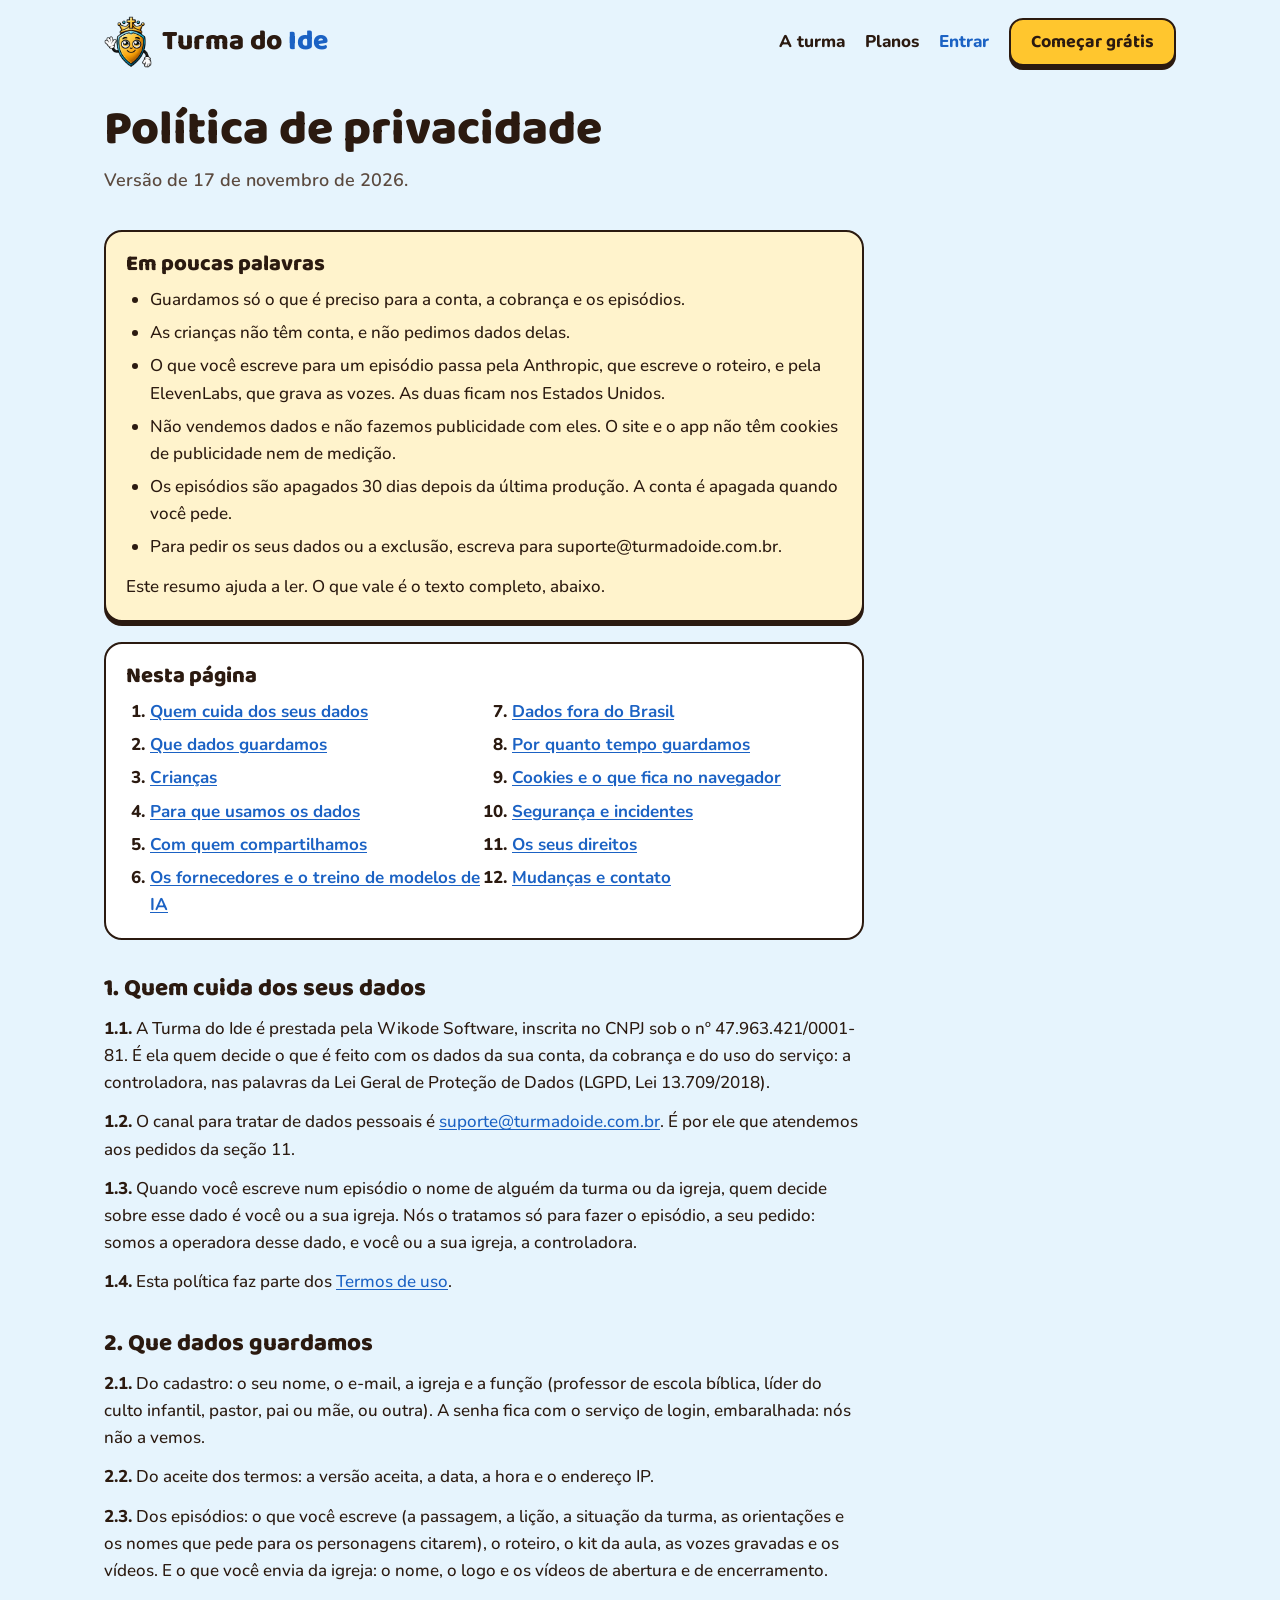
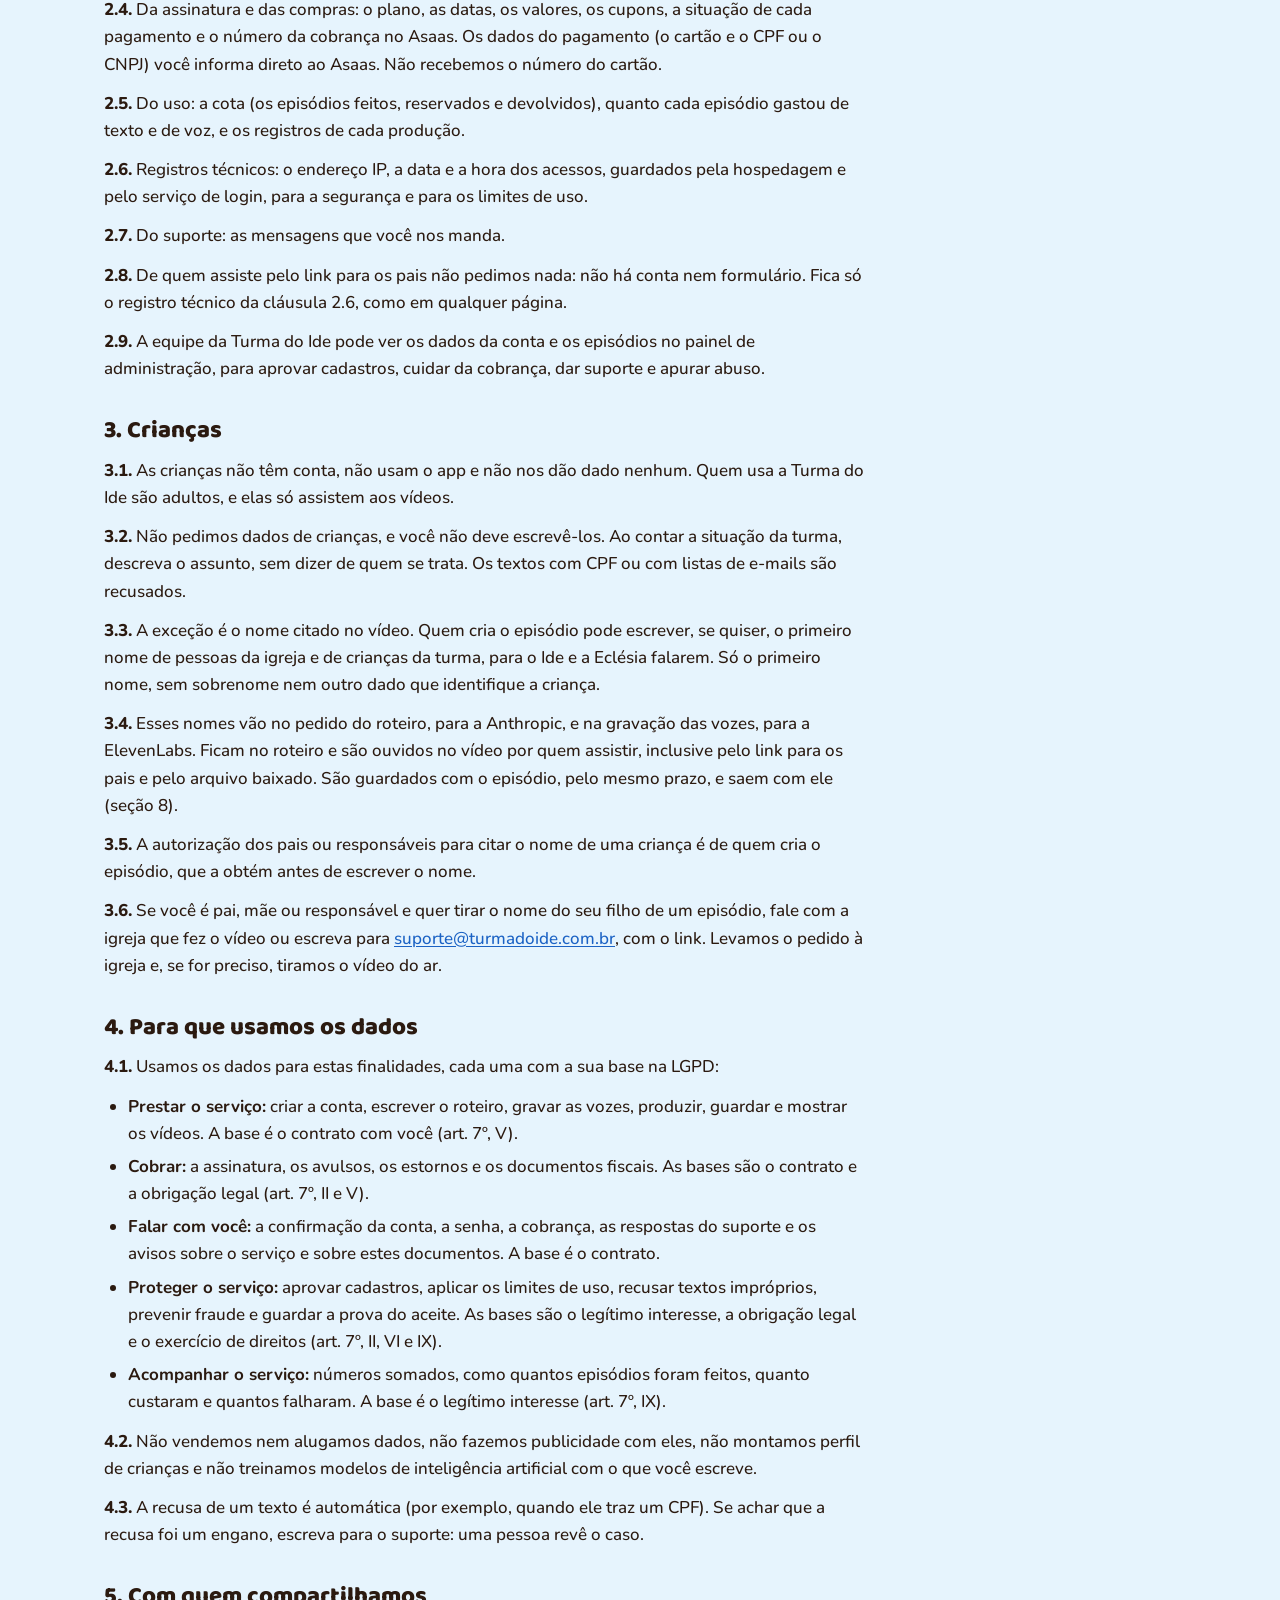
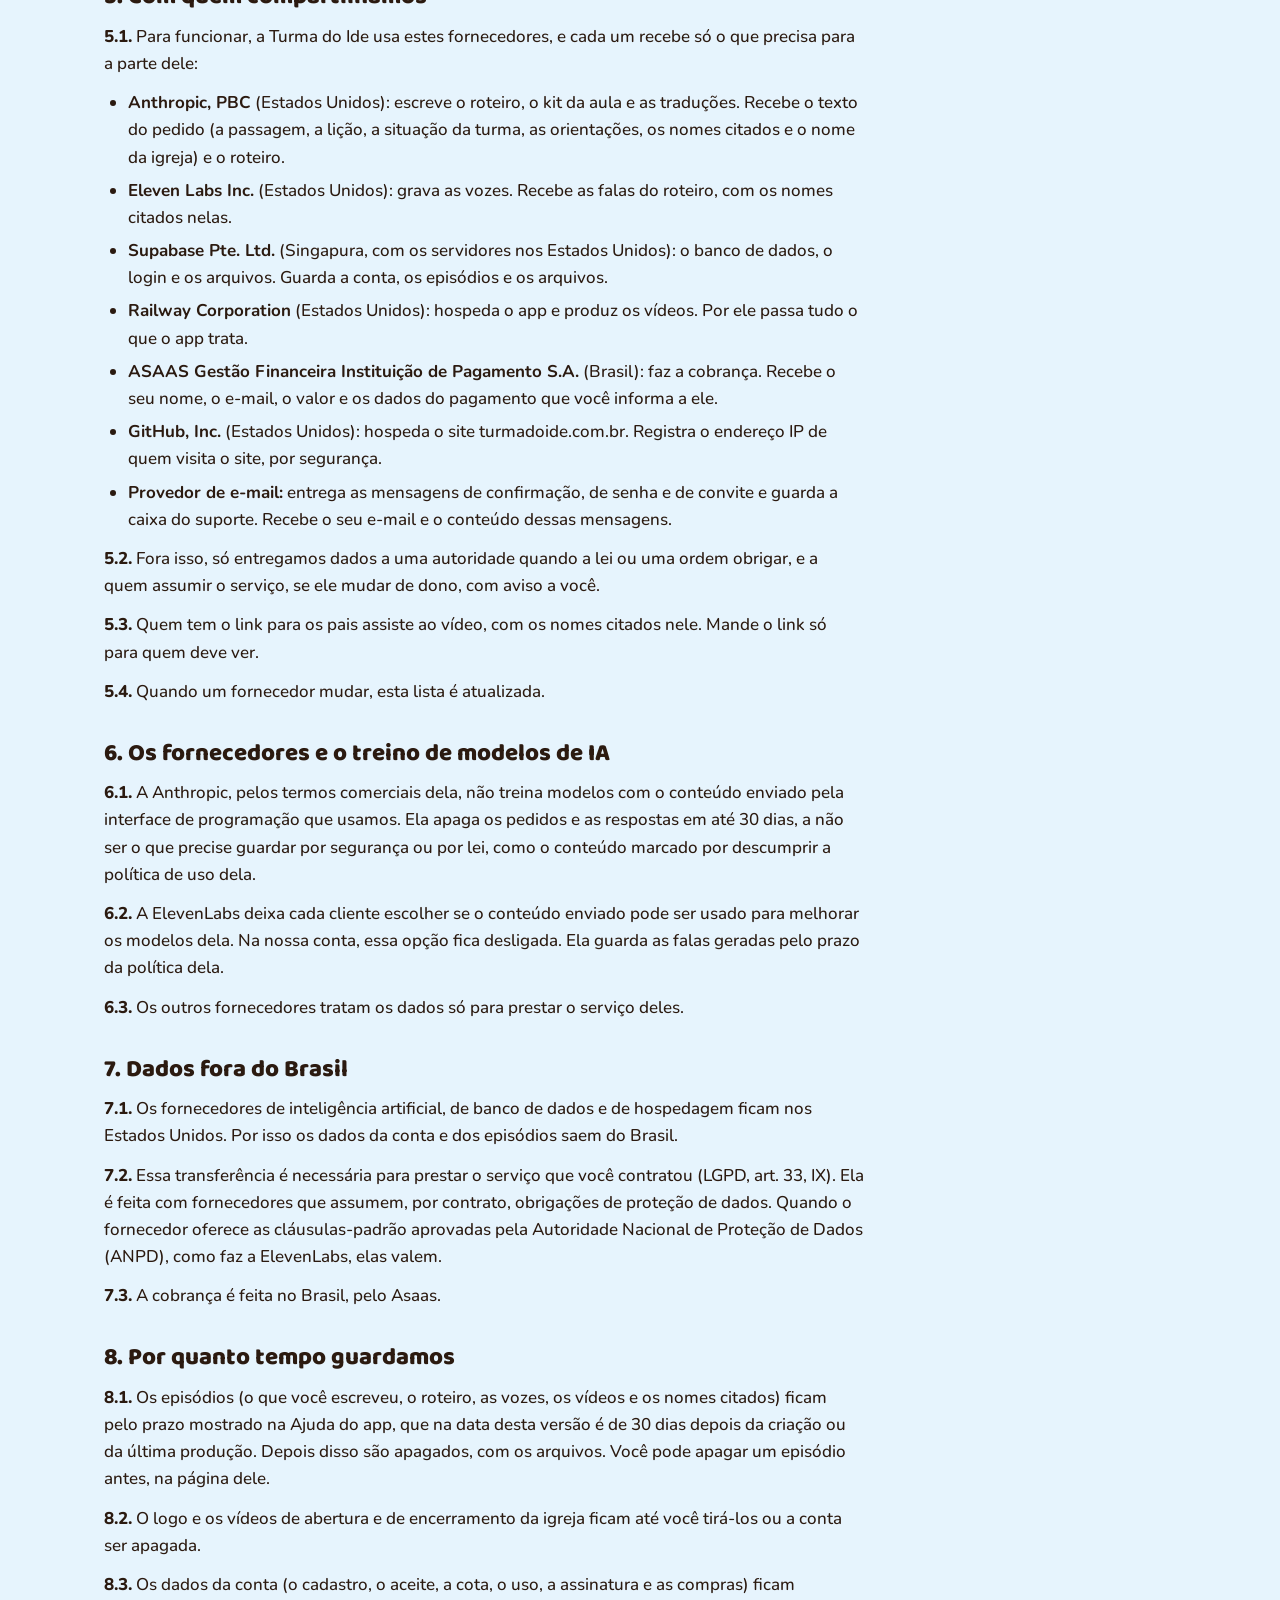
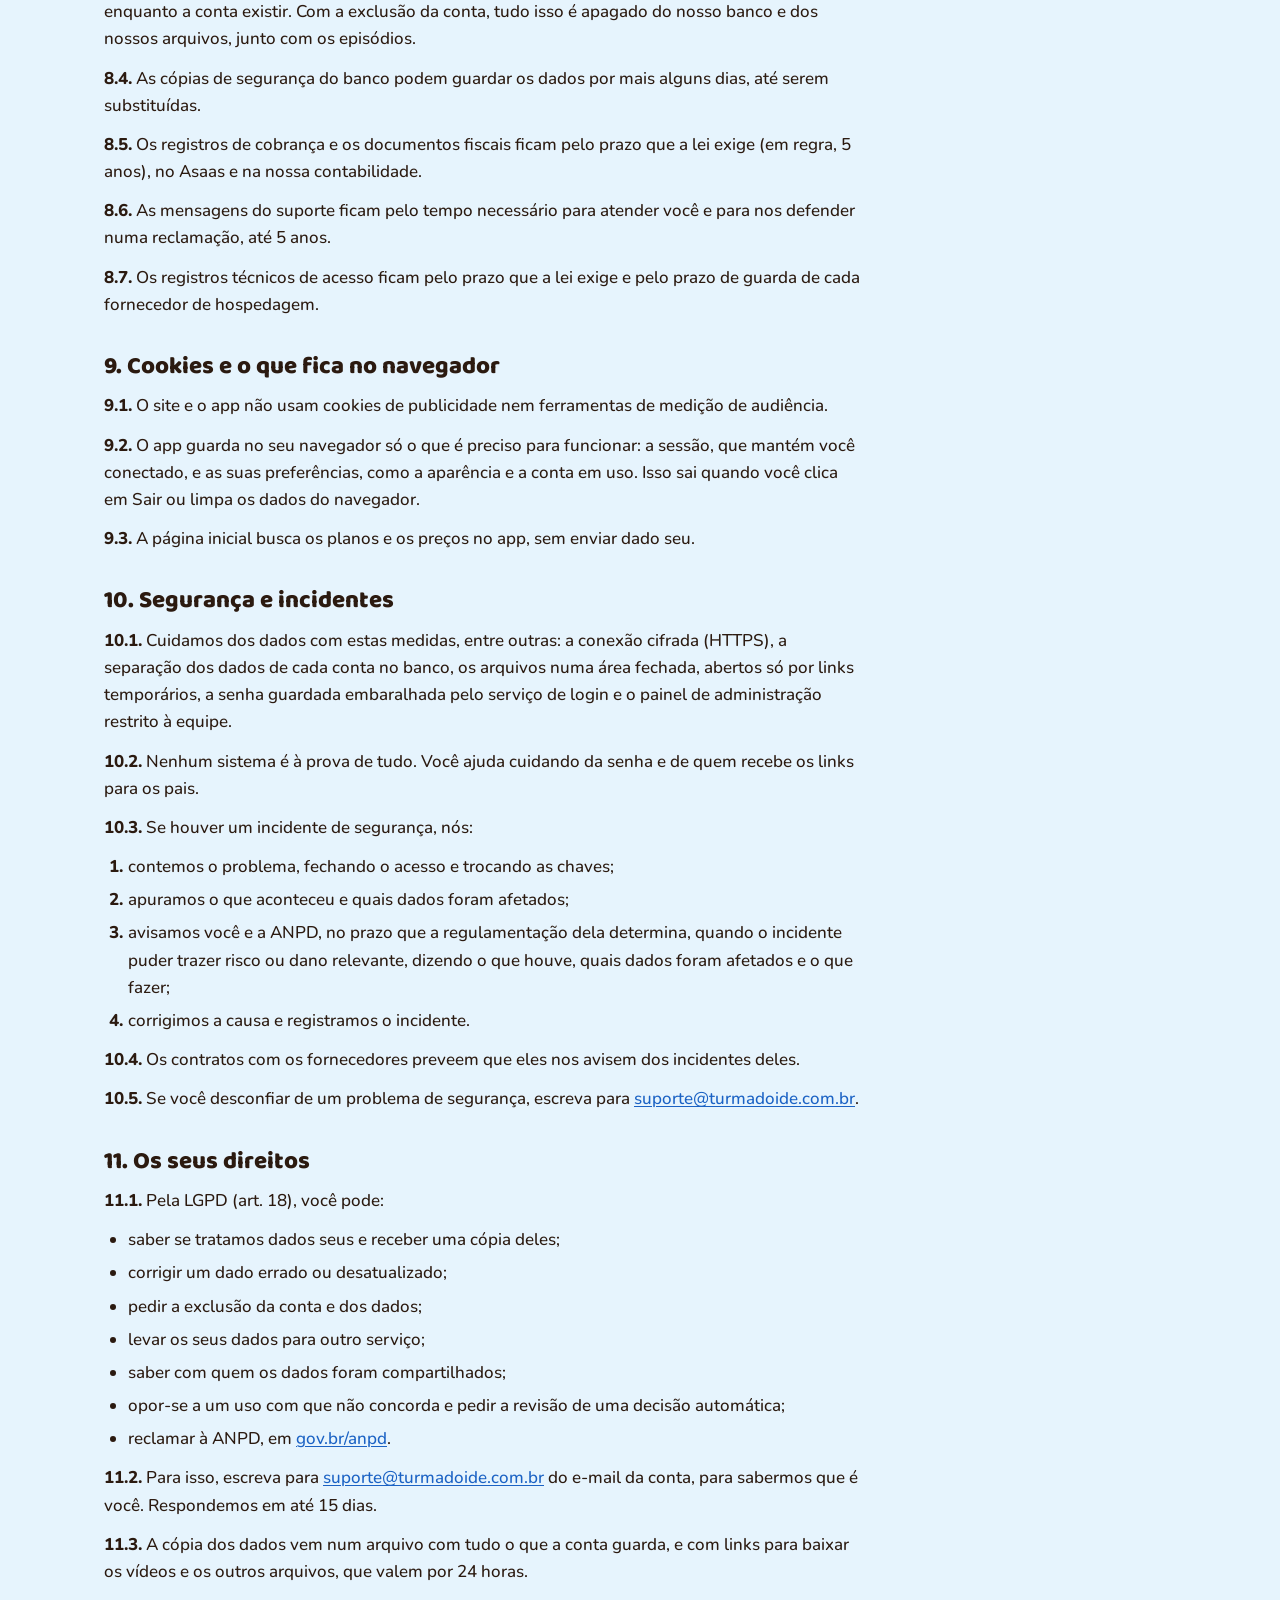
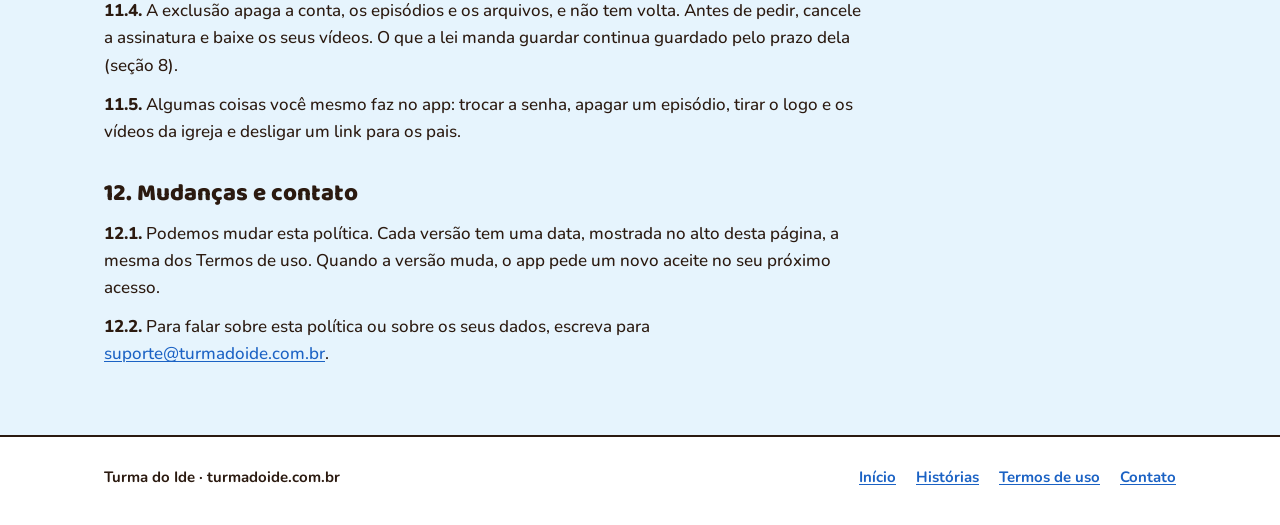
<file: privacidade.html>
<!doctype html>
<!--
  A política de privacidade da Turma do Ide, que o cadastro do app pede para aceitar junto com os termos
  (PRIVACIDADE_URL). O estilo é o estilo.css, o mesmo da página inicial (o bloco "As páginas de texto").

  O que conferir ao mudar o texto ou um fornecedor:
  - Quem responde pelo serviço: a cláusula 1.1 repete a cláusula 1.2 dos termos (o nome fantasia e o CNPJ,
    sem o endereço, por decisão do dono).
  - A ElevenLabs: a cláusula 6.2 diz que a opção de usar o conteúdo para melhorar os modelos está desligada na
    conta (o dono confirmou em 17/11/2026). Nas contas que não são Enterprise ela vem ligada: numa conta nova,
    desligue em Terms and privacy > Data use antes de usar a chave dela.
  - Os fornecedores da seção 5: são os do docs/publicar.md (Railway, Supabase em US East, GitHub Pages, Asaas).
    Se um deles mudar, ou se o banco for para outra região, mude a seção 5 e a 7. O provedor de e-mail (o SMTP
    do login e a caixa do suporte) está sem nome: ponha o nome quando ele for escolhido.
  - Os prazos repetem os do app: os episódios pelo RETENCAO_DIAS (30 dias), a exclusão da conta em cascata
    (src/criador/titular.py) e o arquivo com os dados com links de 24 horas (o exportar do /admin).
  - A versão: a mesma dos termos. Ao mudar o texto, troque a data do alto da página e a TERMOS_VERSAO.
  - Os dados dos fornecedores (o treino de modelos, os prazos e os países) foram conferidos nas páginas de
    cada um em 17/11/2026.
-->
<html lang="pt-BR">
<head>
<meta charset="utf-8">
<meta name="viewport" content="width=device-width, initial-scale=1">
<title>Privacidade · Turma do Ide</title>
<meta name="description" content="A política de privacidade da Turma do Ide: que dados guardamos, por quanto tempo, com quais fornecedores eles são compartilhados e como pedir os seus dados ou a exclusão.">
<meta name="theme-color" content="#e6f4fd">
<link rel="preload" href="fontes/baloo-2-latin-wght-normal.woff2" as="font" type="font/woff2" crossorigin>
<link rel="stylesheet" href="estilo.css">
</head>
<body>
<div class="wrap">
  <header class="top">
    <a class="brand" href="./"><img src="img/ide.webp" alt="" width="293" height="320"><b>Turma do <span>Ide</span></b></a>
    <nav aria-label="Principal">
      <a class="anchor" href="./#turma">A turma</a>
      <a class="anchor" href="./#planos">Planos</a>
      <a class="enter" href="https://app.turmadoide.com.br/">Entrar</a>
      <a class="button button-primary" href="https://app.turmadoide.com.br/?criar">Começar grátis</a>
    </nav>
  </header>
</div>

<main>
  <div class="wrap">
    <div class="page-head">
      <h1>Política de privacidade</h1>
      <p class="muted" data-versao="2026-11-17">Versão de 17 de novembro de 2026.</p>
    </div>

    <article class="doc">
      <div class="doc-box doc-summary">
        <h2>Em poucas palavras</h2>
        <ul>
          <li>Guardamos só o que é preciso para a conta, a cobrança e os episódios.</li>
          <li>As crianças não têm conta, e não pedimos dados delas.</li>
          <li>O que você escreve para um episódio passa pela Anthropic, que escreve o roteiro, e pela ElevenLabs, que grava as vozes. As duas ficam nos Estados Unidos.</li>
          <li>Não vendemos dados e não fazemos publicidade com eles. O site e o app não têm cookies de publicidade nem de medição.</li>
          <li>Os episódios são apagados 30 dias depois da última produção. A conta é apagada quando você pede.</li>
          <li>Para pedir os seus dados ou a exclusão, escreva para suporte@turmadoide.com.br.</li>
        </ul>
        <p>Este resumo ajuda a ler. O que vale é o texto completo, abaixo.</p>
      </div>

      <nav class="doc-box doc-index" aria-labelledby="indice">
        <h2 id="indice">Nesta página</h2>
        <ol>
          <li><a href="#quem-cuida">Quem cuida dos seus dados</a></li>
          <li><a href="#dados">Que dados guardamos</a></li>
          <li><a href="#criancas">Crianças</a></li>
          <li><a href="#para-que">Para que usamos os dados</a></li>
          <li><a href="#fornecedores">Com quem compartilhamos</a></li>
          <li><a href="#treino">Os fornecedores e o treino de modelos de IA</a></li>
          <li><a href="#fora-do-brasil">Dados fora do Brasil</a></li>
          <li><a href="#prazos">Por quanto tempo guardamos</a></li>
          <li><a href="#navegador">Cookies e o que fica no navegador</a></li>
          <li><a href="#seguranca">Segurança e incidentes</a></li>
          <li><a href="#direitos">Os seus direitos</a></li>
          <li><a href="#mudancas">Mudanças e contato</a></li>
        </ol>
      </nav>

      <section id="quem-cuida">
        <h2>1. Quem cuida dos seus dados</h2>
        <p><b>1.1.</b> A Turma do Ide é prestada pela Wikode Software, inscrita no CNPJ sob o nº 47.963.421/0001-81. É ela quem decide o que é feito com os dados da sua conta, da cobrança e do uso do serviço: a controladora, nas palavras da Lei Geral de Proteção de Dados (LGPD, Lei 13.709/2018).</p>
        <p><b>1.2.</b> O canal para tratar de dados pessoais é <a href="mailto:suporte@turmadoide.com.br">suporte@turmadoide.com.br</a>. É por ele que atendemos aos pedidos da seção 11.</p>
        <p><b>1.3.</b> Quando você escreve num episódio o nome de alguém da turma ou da igreja, quem decide sobre esse dado é você ou a sua igreja. Nós o tratamos só para fazer o episódio, a seu pedido: somos a operadora desse dado, e você ou a sua igreja, a controladora.</p>
        <p><b>1.4.</b> Esta política faz parte dos <a href="termos.html">Termos de uso</a>.</p>
      </section>

      <section id="dados">
        <h2>2. Que dados guardamos</h2>
        <p><b>2.1.</b> Do cadastro: o seu nome, o e-mail, a igreja e a função (professor de escola bíblica, líder do culto infantil, pastor, pai ou mãe, ou outra). A senha fica com o serviço de login, embaralhada: nós não a vemos.</p>
        <p><b>2.2.</b> Do aceite dos termos: a versão aceita, a data, a hora e o endereço IP.</p>
        <p><b>2.3.</b> Dos episódios: o que você escreve (a passagem, a lição, a situação da turma, as orientações e os nomes que pede para os personagens citarem), o roteiro, o kit da aula, as vozes gravadas e os vídeos. E o que você envia da igreja: o nome, o logo e os vídeos de abertura e de encerramento.</p>
        <p><b>2.4.</b> Da assinatura e das compras: o plano, as datas, os valores, os cupons, a situação de cada pagamento e o número da cobrança no Asaas. Os dados do pagamento (o cartão e o CPF ou o CNPJ) você informa direto ao Asaas. Não recebemos o número do cartão.</p>
        <p><b>2.5.</b> Do uso: a cota (os episódios feitos, reservados e devolvidos), quanto cada episódio gastou de texto e de voz, e os registros de cada produção.</p>
        <p><b>2.6.</b> Registros técnicos: o endereço IP, a data e a hora dos acessos, guardados pela hospedagem e pelo serviço de login, para a segurança e para os limites de uso.</p>
        <p><b>2.7.</b> Do suporte: as mensagens que você nos manda.</p>
        <p><b>2.8.</b> De quem assiste pelo link para os pais não pedimos nada: não há conta nem formulário. Fica só o registro técnico da cláusula 2.6, como em qualquer página.</p>
        <p><b>2.9.</b> A equipe da Turma do Ide pode ver os dados da conta e os episódios no painel de administração, para aprovar cadastros, cuidar da cobrança, dar suporte e apurar abuso.</p>
      </section>

      <section id="criancas">
        <h2>3. Crianças</h2>
        <p><b>3.1.</b> As crianças não têm conta, não usam o app e não nos dão dado nenhum. Quem usa a Turma do Ide são adultos, e elas só assistem aos vídeos.</p>
        <p><b>3.2.</b> Não pedimos dados de crianças, e você não deve escrevê-los. Ao contar a situação da turma, descreva o assunto, sem dizer de quem se trata. Os textos com CPF ou com listas de e-mails são recusados.</p>
        <p><b>3.3.</b> A exceção é o nome citado no vídeo. Quem cria o episódio pode escrever, se quiser, o primeiro nome de pessoas da igreja e de crianças da turma, para o Ide e a Eclésia falarem. Só o primeiro nome, sem sobrenome nem outro dado que identifique a criança.</p>
        <p><b>3.4.</b> Esses nomes vão no pedido do roteiro, para a Anthropic, e na gravação das vozes, para a ElevenLabs. Ficam no roteiro e são ouvidos no vídeo por quem assistir, inclusive pelo link para os pais e pelo arquivo baixado. São guardados com o episódio, pelo mesmo prazo, e saem com ele (seção 8).</p>
        <p><b>3.5.</b> A autorização dos pais ou responsáveis para citar o nome de uma criança é de quem cria o episódio, que a obtém antes de escrever o nome.</p>
        <p><b>3.6.</b> Se você é pai, mãe ou responsável e quer tirar o nome do seu filho de um episódio, fale com a igreja que fez o vídeo ou escreva para <a href="mailto:suporte@turmadoide.com.br">suporte@turmadoide.com.br</a>, com o link. Levamos o pedido à igreja e, se for preciso, tiramos o vídeo do ar.</p>
      </section>

      <section id="para-que">
        <h2>4. Para que usamos os dados</h2>
        <p><b>4.1.</b> Usamos os dados para estas finalidades, cada uma com a sua base na LGPD:</p>
        <ul>
          <li><strong>Prestar o serviço:</strong> criar a conta, escrever o roteiro, gravar as vozes, produzir, guardar e mostrar os vídeos. A base é o contrato com você (art. 7º, V).</li>
          <li><strong>Cobrar:</strong> a assinatura, os avulsos, os estornos e os documentos fiscais. As bases são o contrato e a obrigação legal (art. 7º, II e V).</li>
          <li><strong>Falar com você:</strong> a confirmação da conta, a senha, a cobrança, as respostas do suporte e os avisos sobre o serviço e sobre estes documentos. A base é o contrato.</li>
          <li><strong>Proteger o serviço:</strong> aprovar cadastros, aplicar os limites de uso, recusar textos impróprios, prevenir fraude e guardar a prova do aceite. As bases são o legítimo interesse, a obrigação legal e o exercício de direitos (art. 7º, II, VI e IX).</li>
          <li><strong>Acompanhar o serviço:</strong> números somados, como quantos episódios foram feitos, quanto custaram e quantos falharam. A base é o legítimo interesse (art. 7º, IX).</li>
        </ul>
        <p><b>4.2.</b> Não vendemos nem alugamos dados, não fazemos publicidade com eles, não montamos perfil de crianças e não treinamos modelos de inteligência artificial com o que você escreve.</p>
        <p><b>4.3.</b> A recusa de um texto é automática (por exemplo, quando ele traz um CPF). Se achar que a recusa foi um engano, escreva para o suporte: uma pessoa revê o caso.</p>
      </section>

      <section id="fornecedores">
        <h2>5. Com quem compartilhamos</h2>
        <p><b>5.1.</b> Para funcionar, a Turma do Ide usa estes fornecedores, e cada um recebe só o que precisa para a parte dele:</p>
        <ul>
          <li><strong>Anthropic, PBC</strong> (Estados Unidos): escreve o roteiro, o kit da aula e as traduções. Recebe o texto do pedido (a passagem, a lição, a situação da turma, as orientações, os nomes citados e o nome da igreja) e o roteiro.</li>
          <li><strong>Eleven Labs Inc.</strong> (Estados Unidos): grava as vozes. Recebe as falas do roteiro, com os nomes citados nelas.</li>
          <li><strong>Supabase Pte. Ltd.</strong> (Singapura, com os servidores nos Estados Unidos): o banco de dados, o login e os arquivos. Guarda a conta, os episódios e os arquivos.</li>
          <li><strong>Railway Corporation</strong> (Estados Unidos): hospeda o app e produz os vídeos. Por ele passa tudo o que o app trata.</li>
          <li><strong>ASAAS Gestão Financeira Instituição de Pagamento S.A.</strong> (Brasil): faz a cobrança. Recebe o seu nome, o e-mail, o valor e os dados do pagamento que você informa a ele.</li>
          <li><strong>GitHub, Inc.</strong> (Estados Unidos): hospeda o site turmadoide.com.br. Registra o endereço IP de quem visita o site, por segurança.</li>
          <li><strong>Provedor de e-mail:</strong> entrega as mensagens de confirmação, de senha e de convite e guarda a caixa do suporte. Recebe o seu e-mail e o conteúdo dessas mensagens.</li>
        </ul>
        <p><b>5.2.</b> Fora isso, só entregamos dados a uma autoridade quando a lei ou uma ordem obrigar, e a quem assumir o serviço, se ele mudar de dono, com aviso a você.</p>
        <p><b>5.3.</b> Quem tem o link para os pais assiste ao vídeo, com os nomes citados nele. Mande o link só para quem deve ver.</p>
        <p><b>5.4.</b> Quando um fornecedor mudar, esta lista é atualizada.</p>
      </section>

      <section id="treino">
        <h2>6. Os fornecedores e o treino de modelos de IA</h2>
        <p><b>6.1.</b> A Anthropic, pelos termos comerciais dela, não treina modelos com o conteúdo enviado pela interface de programação que usamos. Ela apaga os pedidos e as respostas em até 30 dias, a não ser o que precise guardar por segurança ou por lei, como o conteúdo marcado por descumprir a política de uso dela.</p>
        <p><b>6.2.</b> A ElevenLabs deixa cada cliente escolher se o conteúdo enviado pode ser usado para melhorar os modelos dela. Na nossa conta, essa opção fica desligada. Ela guarda as falas geradas pelo prazo da política dela.</p>
        <p><b>6.3.</b> Os outros fornecedores tratam os dados só para prestar o serviço deles.</p>
      </section>

      <section id="fora-do-brasil">
        <h2>7. Dados fora do Brasil</h2>
        <p><b>7.1.</b> Os fornecedores de inteligência artificial, de banco de dados e de hospedagem ficam nos Estados Unidos. Por isso os dados da conta e dos episódios saem do Brasil.</p>
        <p><b>7.2.</b> Essa transferência é necessária para prestar o serviço que você contratou (LGPD, art. 33, IX). Ela é feita com fornecedores que assumem, por contrato, obrigações de proteção de dados. Quando o fornecedor oferece as cláusulas-padrão aprovadas pela Autoridade Nacional de Proteção de Dados (ANPD), como faz a ElevenLabs, elas valem.</p>
        <p><b>7.3.</b> A cobrança é feita no Brasil, pelo Asaas.</p>
      </section>

      <section id="prazos">
        <h2>8. Por quanto tempo guardamos</h2>
        <p><b>8.1.</b> Os episódios (o que você escreveu, o roteiro, as vozes, os vídeos e os nomes citados) ficam pelo prazo mostrado na Ajuda do app, que na data desta versão é de 30 dias depois da criação ou da última produção. Depois disso são apagados, com os arquivos. Você pode apagar um episódio antes, na página dele.</p>
        <p><b>8.2.</b> O logo e os vídeos de abertura e de encerramento da igreja ficam até você tirá-los ou a conta ser apagada.</p>
        <p><b>8.3.</b> Os dados da conta (o cadastro, o aceite, a cota, o uso, a assinatura e as compras) ficam enquanto a conta existir. Com a exclusão da conta, tudo isso é apagado do nosso banco e dos nossos arquivos, junto com os episódios.</p>
        <p><b>8.4.</b> As cópias de segurança do banco podem guardar os dados por mais alguns dias, até serem substituídas.</p>
        <p><b>8.5.</b> Os registros de cobrança e os documentos fiscais ficam pelo prazo que a lei exige (em regra, 5 anos), no Asaas e na nossa contabilidade.</p>
        <p><b>8.6.</b> As mensagens do suporte ficam pelo tempo necessário para atender você e para nos defender numa reclamação, até 5 anos.</p>
        <p><b>8.7.</b> Os registros técnicos de acesso ficam pelo prazo que a lei exige e pelo prazo de guarda de cada fornecedor de hospedagem.</p>
      </section>

      <section id="navegador">
        <h2>9. Cookies e o que fica no navegador</h2>
        <p><b>9.1.</b> O site e o app não usam cookies de publicidade nem ferramentas de medição de audiência.</p>
        <p><b>9.2.</b> O app guarda no seu navegador só o que é preciso para funcionar: a sessão, que mantém você conectado, e as suas preferências, como a aparência e a conta em uso. Isso sai quando você clica em Sair ou limpa os dados do navegador.</p>
        <p><b>9.3.</b> A página inicial busca os planos e os preços no app, sem enviar dado seu.</p>
      </section>

      <section id="seguranca">
        <h2>10. Segurança e incidentes</h2>
        <p><b>10.1.</b> Cuidamos dos dados com estas medidas, entre outras: a conexão cifrada (HTTPS), a separação dos dados de cada conta no banco, os arquivos numa área fechada, abertos só por links temporários, a senha guardada embaralhada pelo serviço de login e o painel de administração restrito à equipe.</p>
        <p><b>10.2.</b> Nenhum sistema é à prova de tudo. Você ajuda cuidando da senha e de quem recebe os links para os pais.</p>
        <p><b>10.3.</b> Se houver um incidente de segurança, nós:</p>
        <ol>
          <li>contemos o problema, fechando o acesso e trocando as chaves;</li>
          <li>apuramos o que aconteceu e quais dados foram afetados;</li>
          <li>avisamos você e a ANPD, no prazo que a regulamentação dela determina, quando o incidente puder trazer risco ou dano relevante, dizendo o que houve, quais dados foram afetados e o que fazer;</li>
          <li>corrigimos a causa e registramos o incidente.</li>
        </ol>
        <p><b>10.4.</b> Os contratos com os fornecedores preveem que eles nos avisem dos incidentes deles.</p>
        <p><b>10.5.</b> Se você desconfiar de um problema de segurança, escreva para <a href="mailto:suporte@turmadoide.com.br">suporte@turmadoide.com.br</a>.</p>
      </section>

      <section id="direitos">
        <h2>11. Os seus direitos</h2>
        <p><b>11.1.</b> Pela LGPD (art. 18), você pode:</p>
        <ul>
          <li>saber se tratamos dados seus e receber uma cópia deles;</li>
          <li>corrigir um dado errado ou desatualizado;</li>
          <li>pedir a exclusão da conta e dos dados;</li>
          <li>levar os seus dados para outro serviço;</li>
          <li>saber com quem os dados foram compartilhados;</li>
          <li>opor-se a um uso com que não concorda e pedir a revisão de uma decisão automática;</li>
          <li>reclamar à ANPD, em <a href="https://www.gov.br/anpd" rel="noopener">gov.br/anpd</a>.</li>
        </ul>
        <p><b>11.2.</b> Para isso, escreva para <a href="mailto:suporte@turmadoide.com.br">suporte@turmadoide.com.br</a> do e-mail da conta, para sabermos que é você. Respondemos em até 15 dias.</p>
        <p><b>11.3.</b> A cópia dos dados vem num arquivo com tudo o que a conta guarda, e com links para baixar os vídeos e os outros arquivos, que valem por 24 horas.</p>
        <p><b>11.4.</b> A exclusão apaga a conta, os episódios e os arquivos, e não tem volta. Antes de pedir, cancele a assinatura e baixe os seus vídeos. O que a lei manda guardar continua guardado pelo prazo dela (seção 8).</p>
        <p><b>11.5.</b> Algumas coisas você mesmo faz no app: trocar a senha, apagar um episódio, tirar o logo e os vídeos da igreja e desligar um link para os pais.</p>
      </section>

      <section id="mudancas">
        <h2>12. Mudanças e contato</h2>
        <p><b>12.1.</b> Podemos mudar esta política. Cada versão tem uma data, mostrada no alto desta página, a mesma dos Termos de uso. Quando a versão muda, o app pede um novo aceite no seu próximo acesso.</p>
        <p><b>12.2.</b> Para falar sobre esta política ou sobre os seus dados, escreva para <a href="mailto:suporte@turmadoide.com.br">suporte@turmadoide.com.br</a>.</p>
      </section>
    </article>
  </div>
</main>

<footer>
  <div class="wrap">
    <p>Turma do Ide · turmadoide.com.br</p>
    <nav aria-label="Rodapé">
      <a href="./">Início</a>
      <a href="historias.html">Histórias</a>
      <a href="termos.html">Termos de uso</a>
      <a href="mailto:suporte@turmadoide.com.br">Contato</a>
    </nav>
  </div>
</footer>
</body>
</html>
</file>
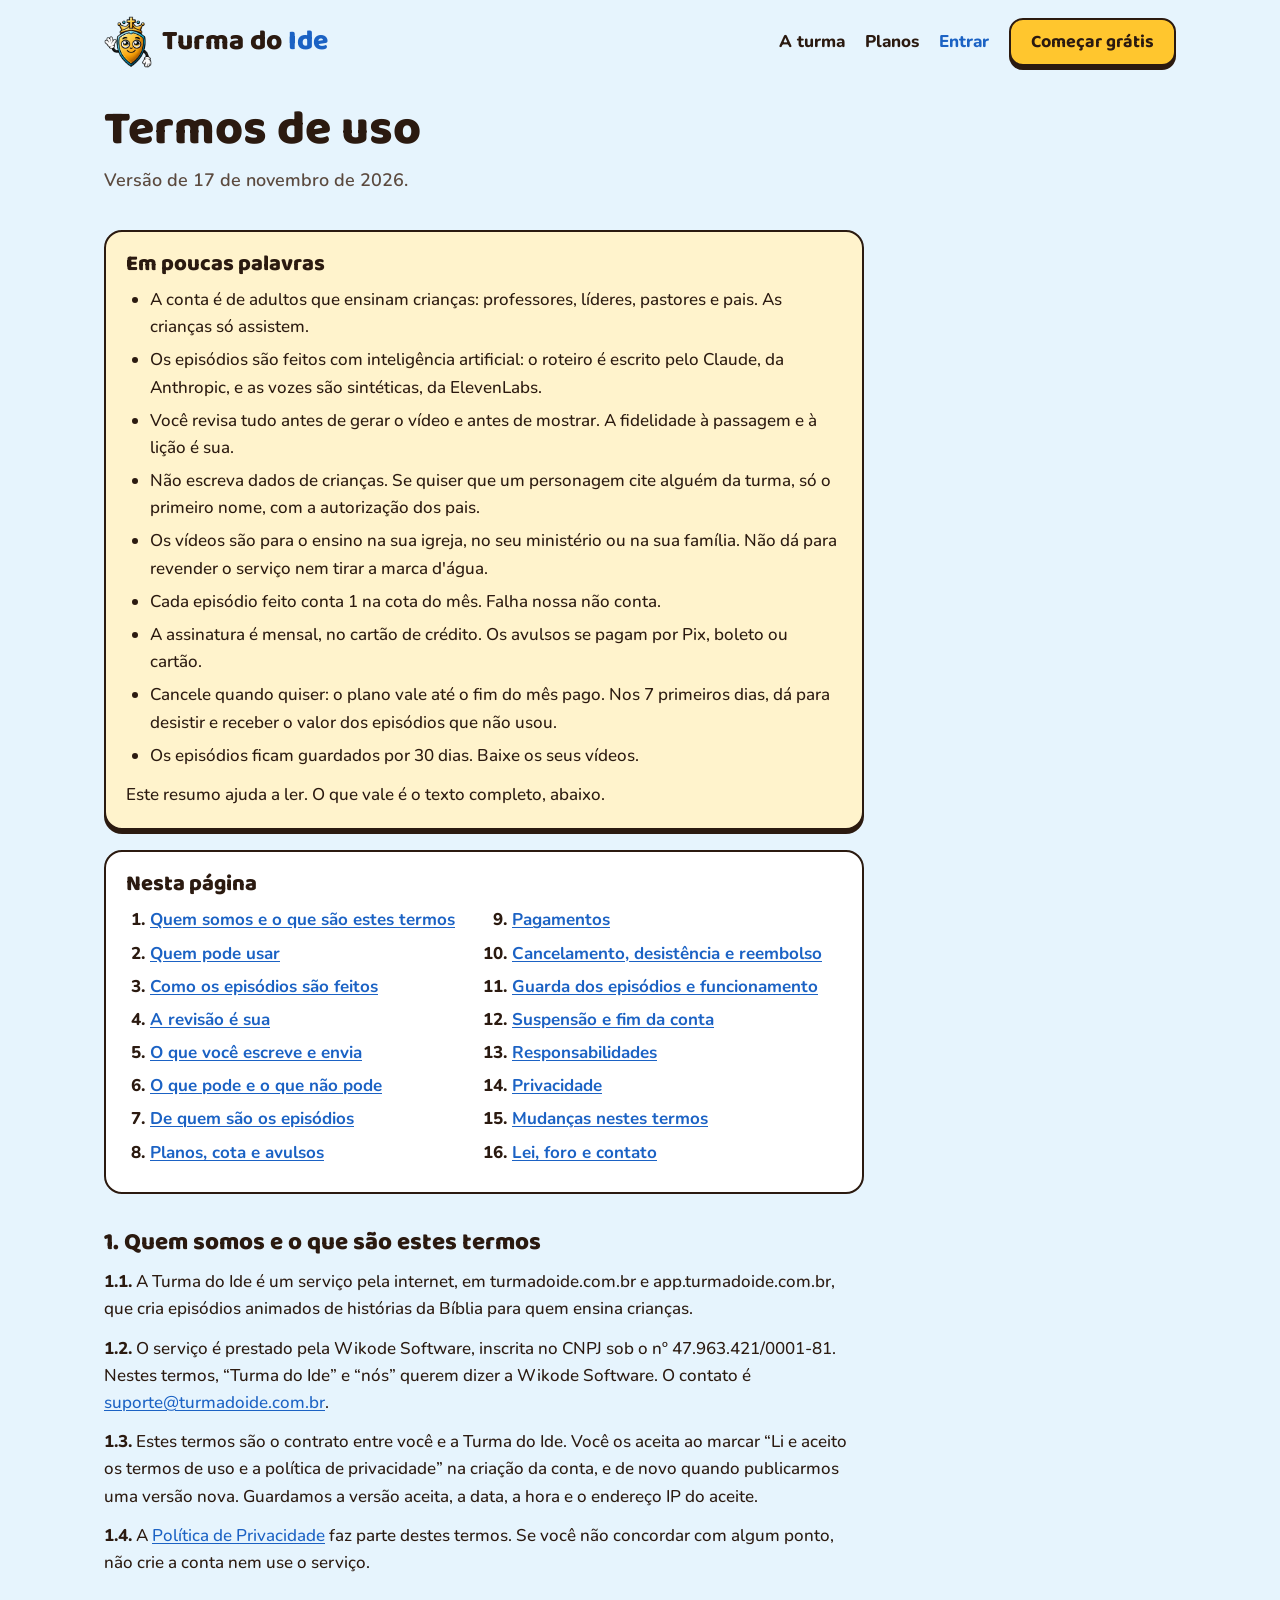
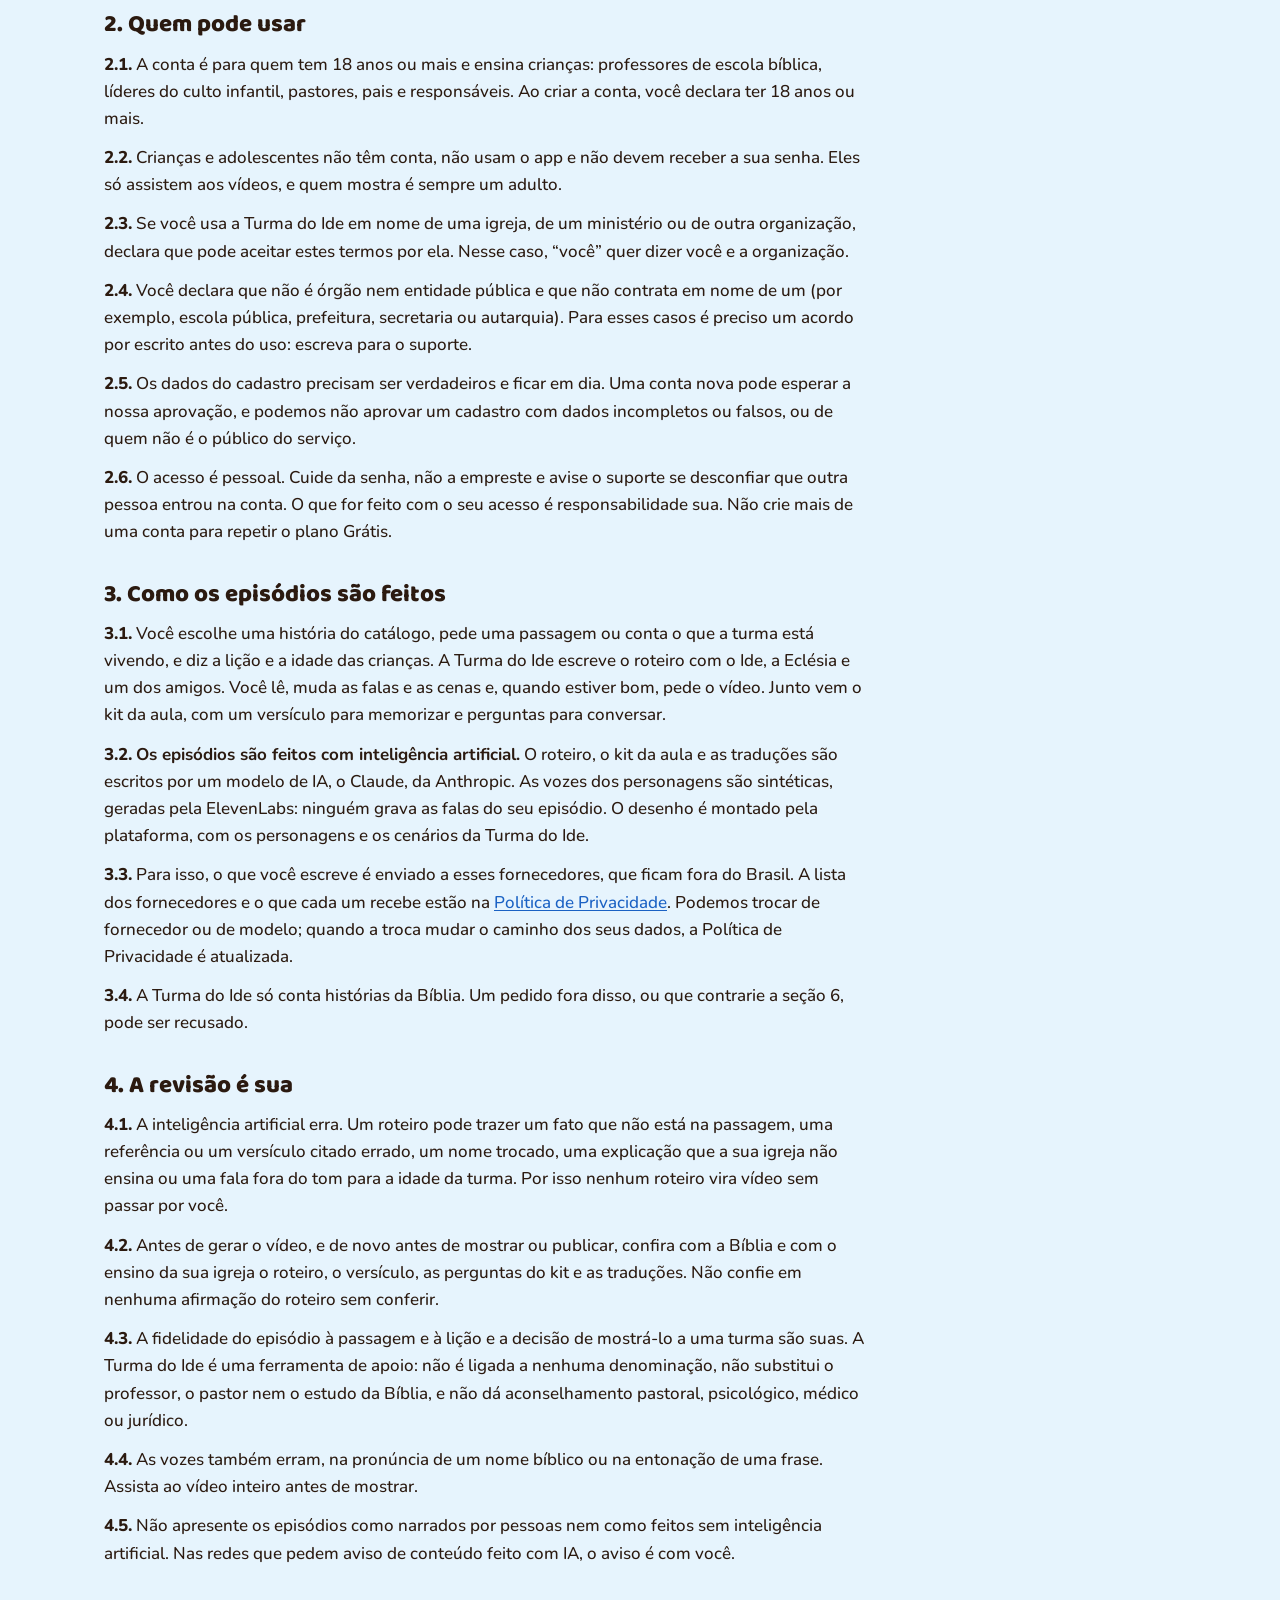
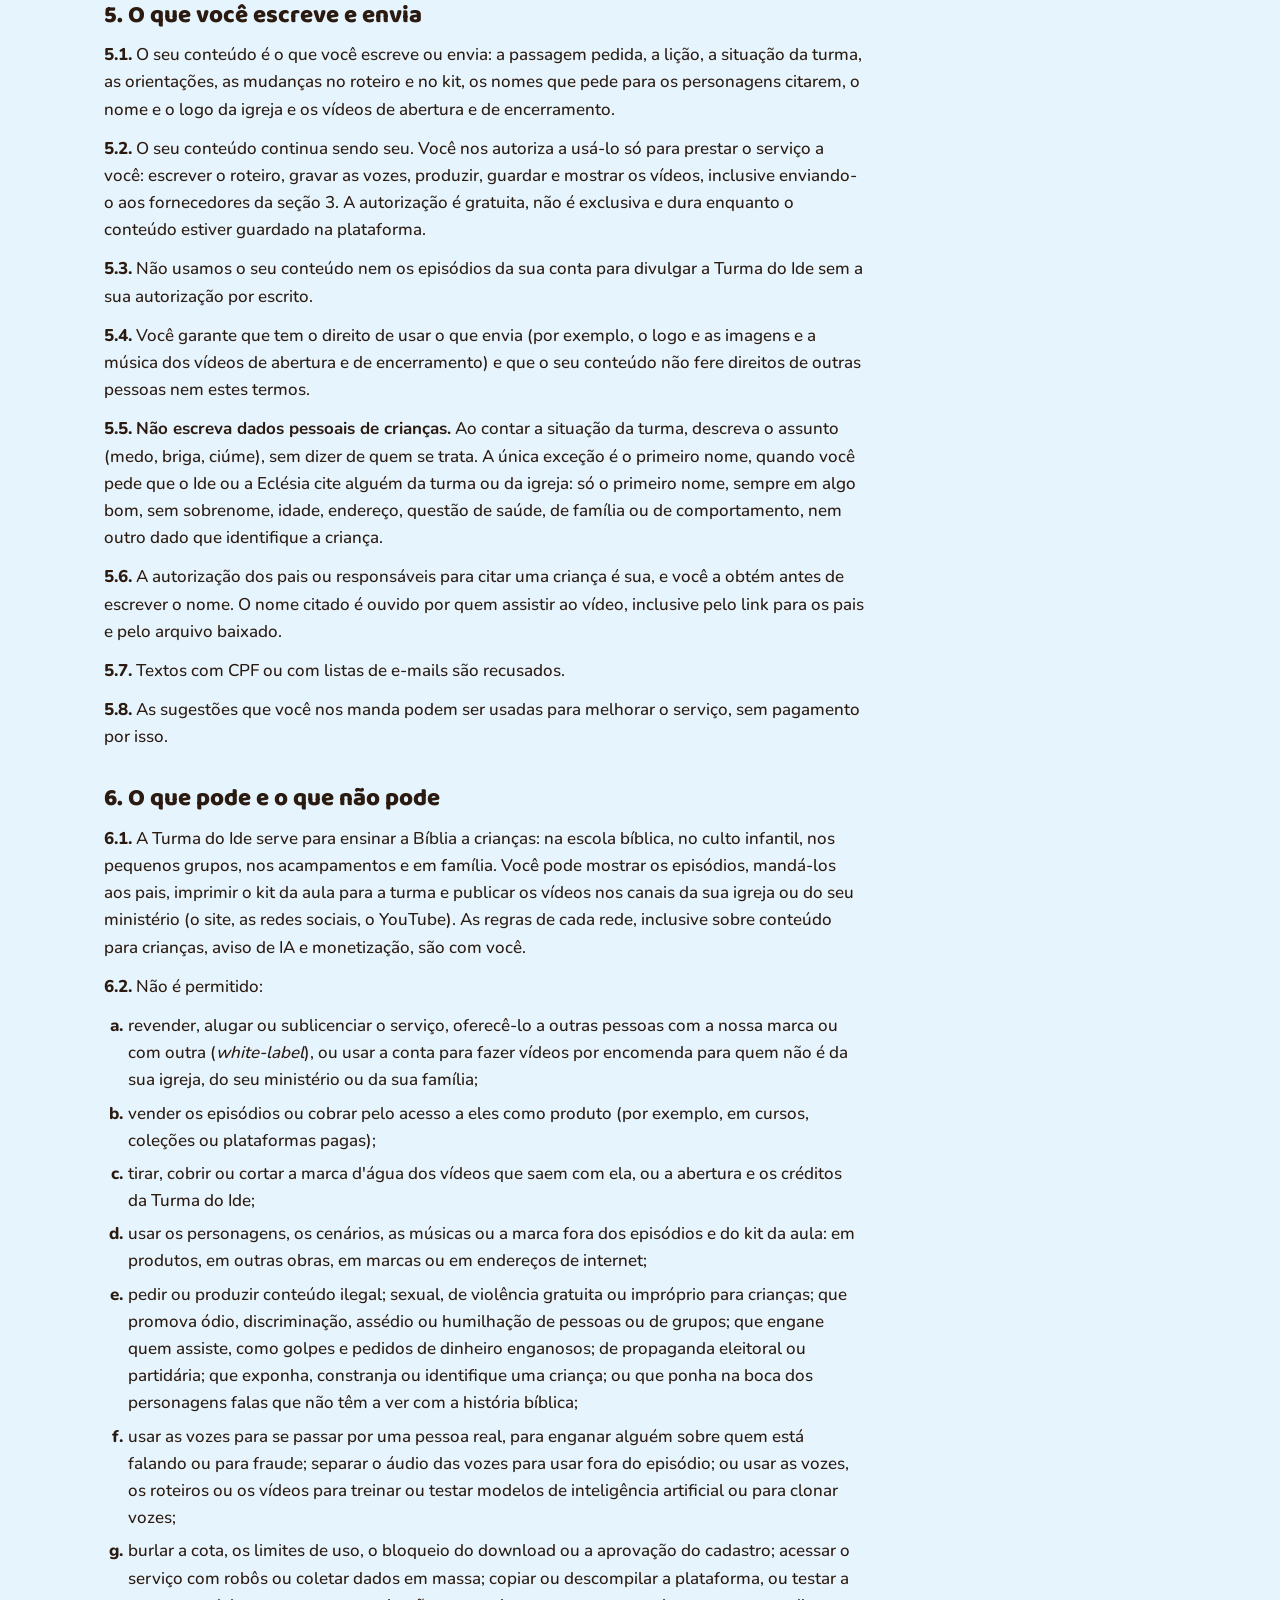
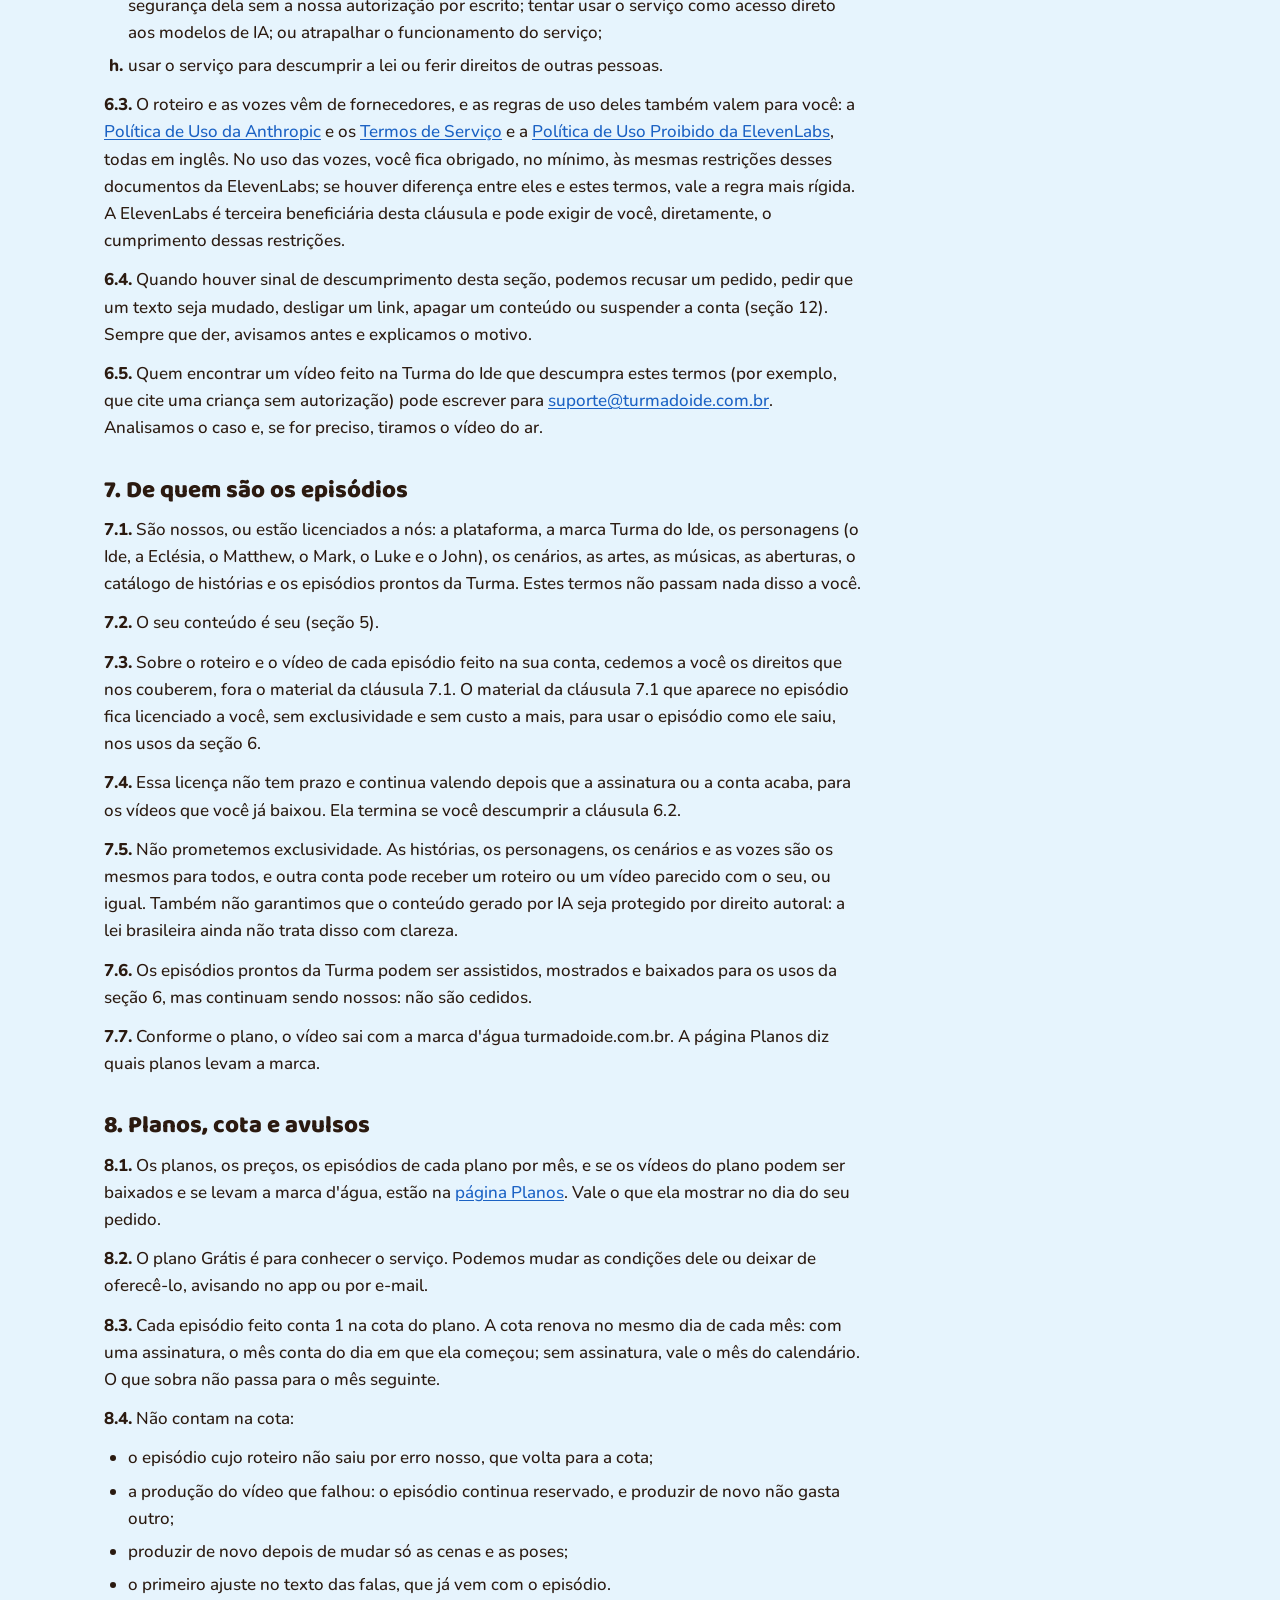
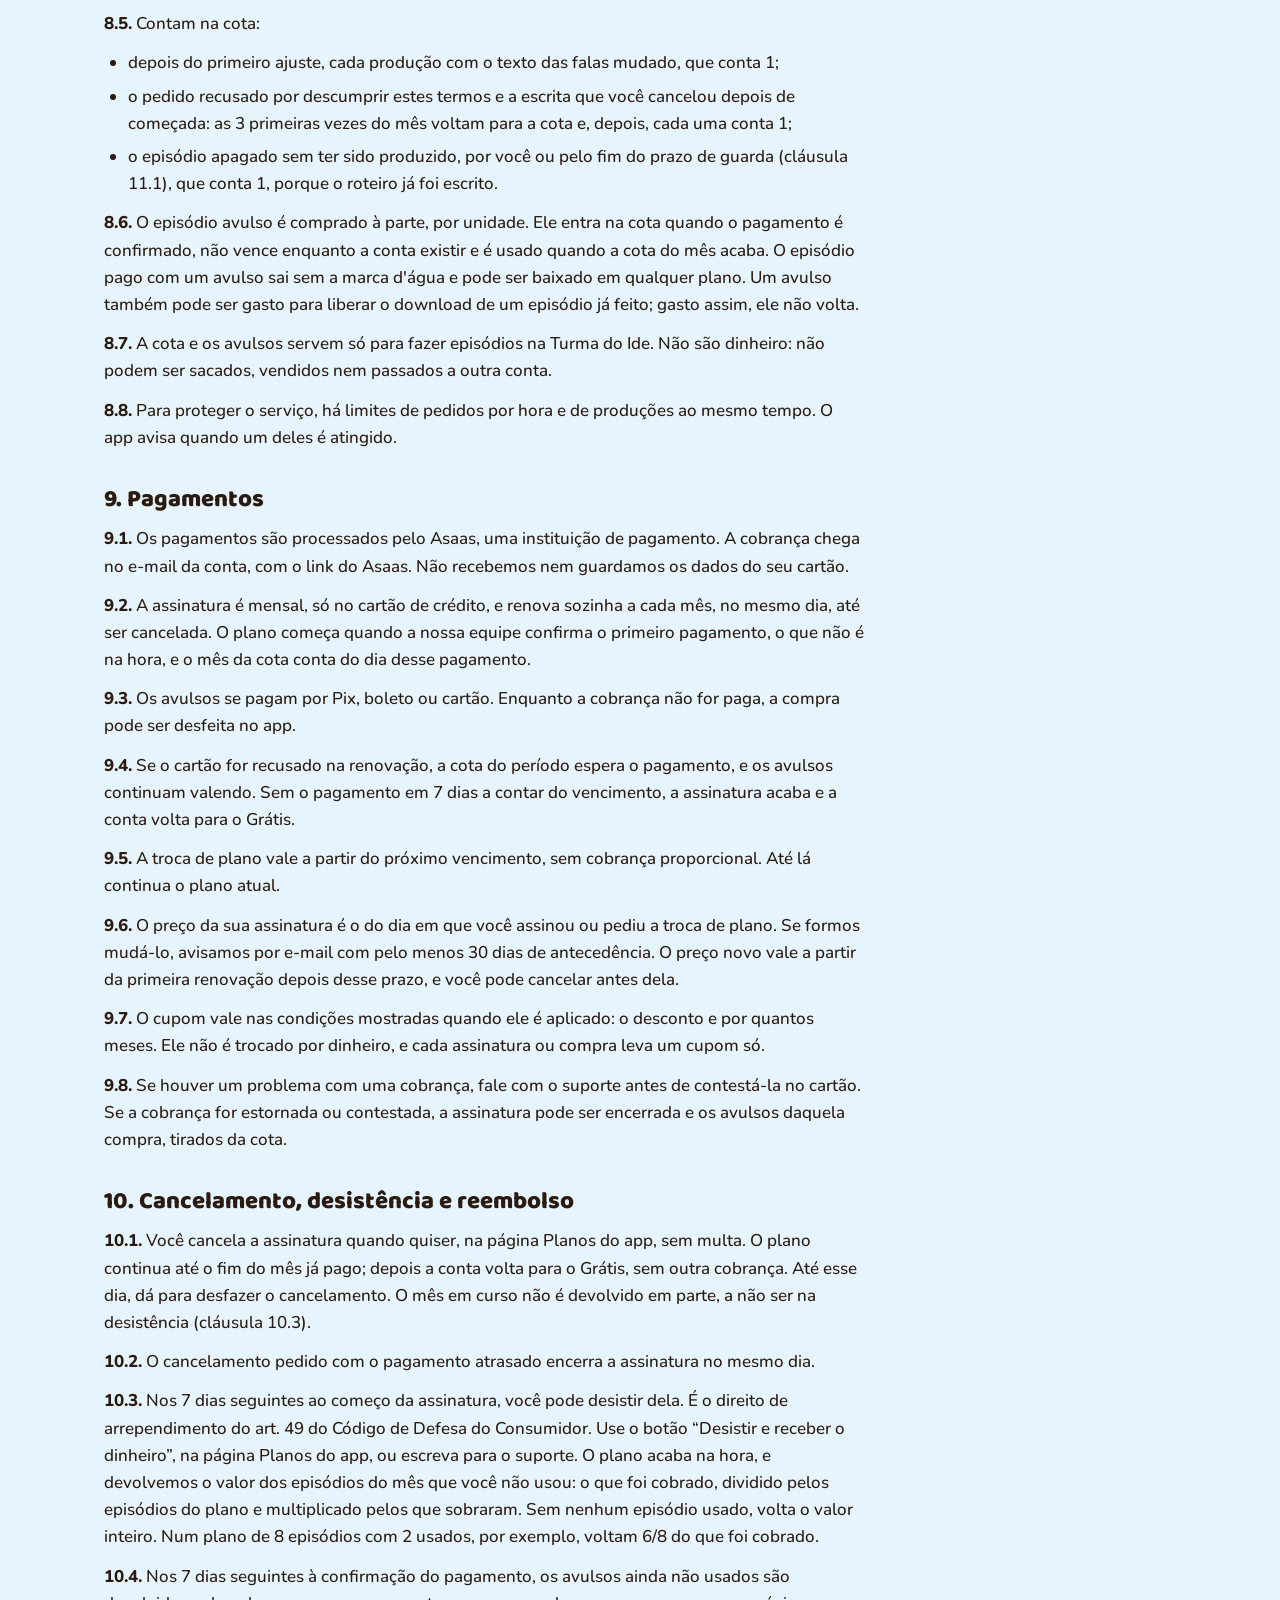
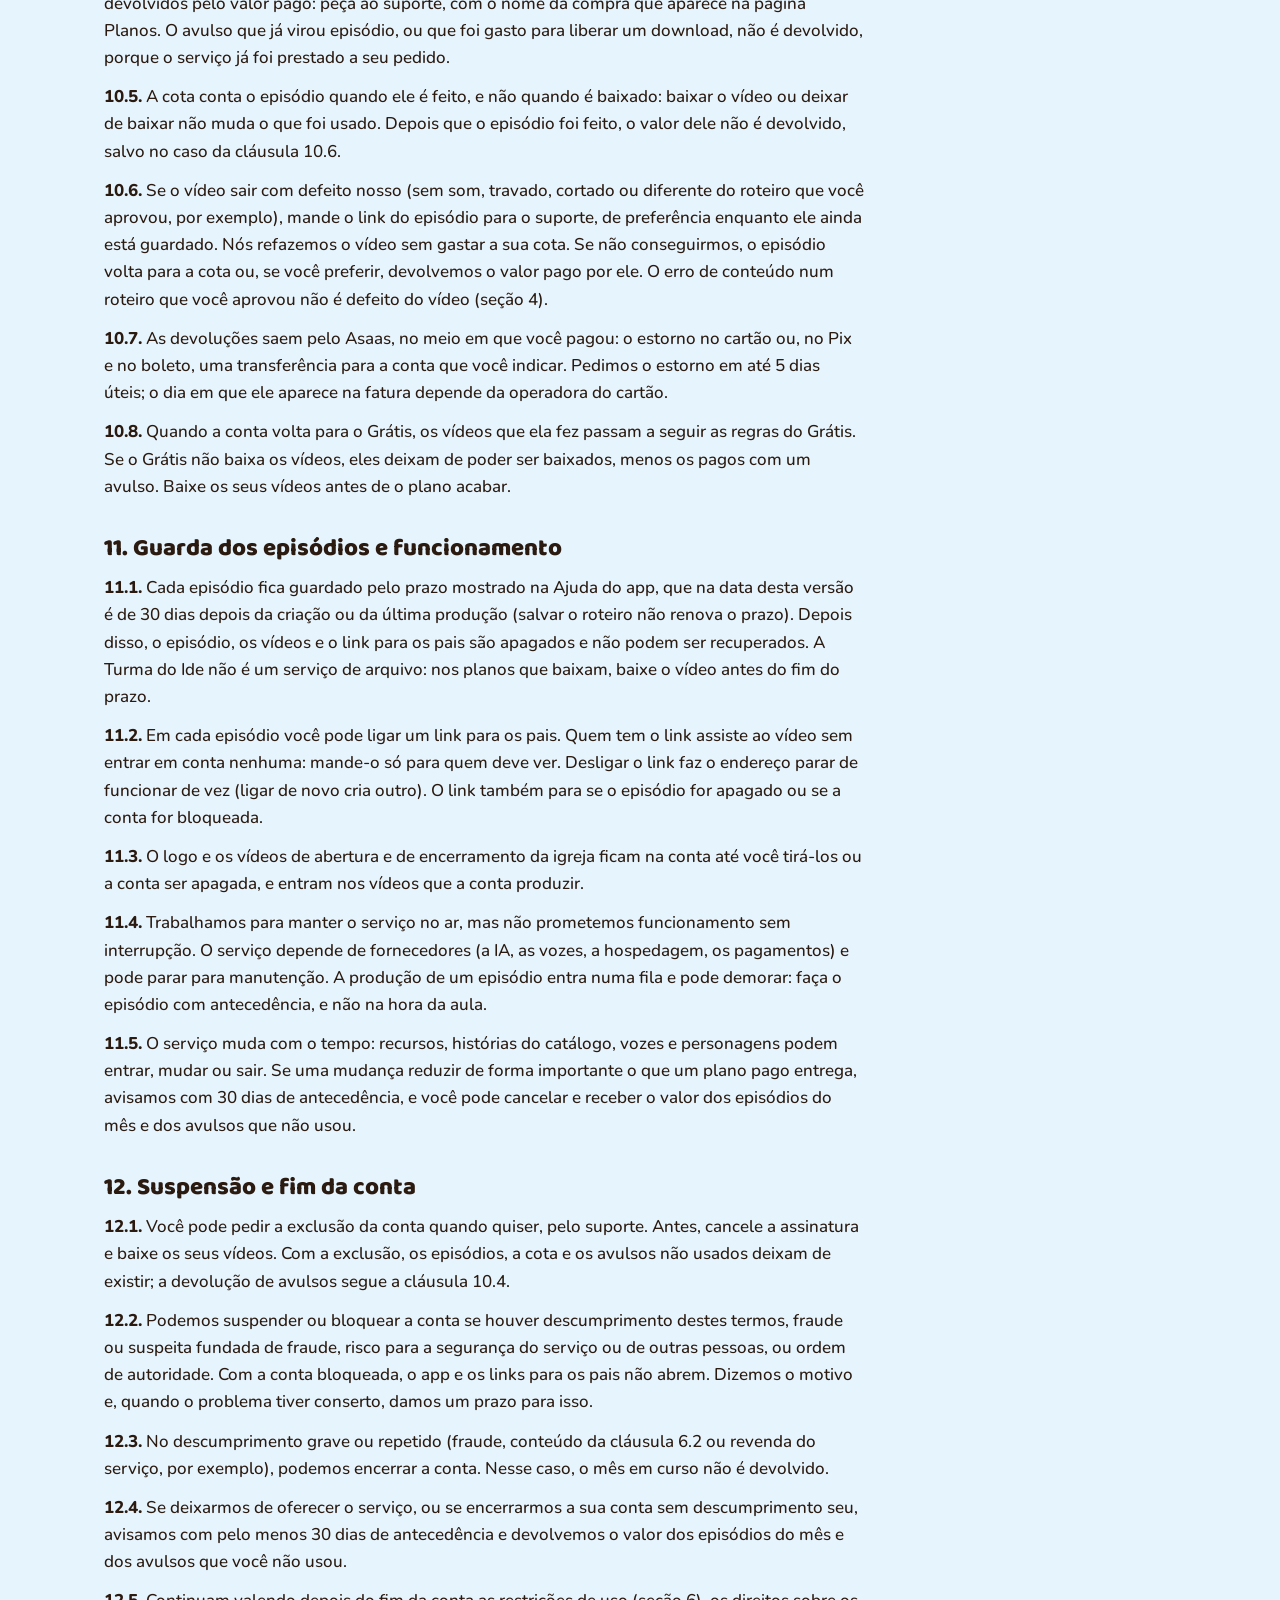
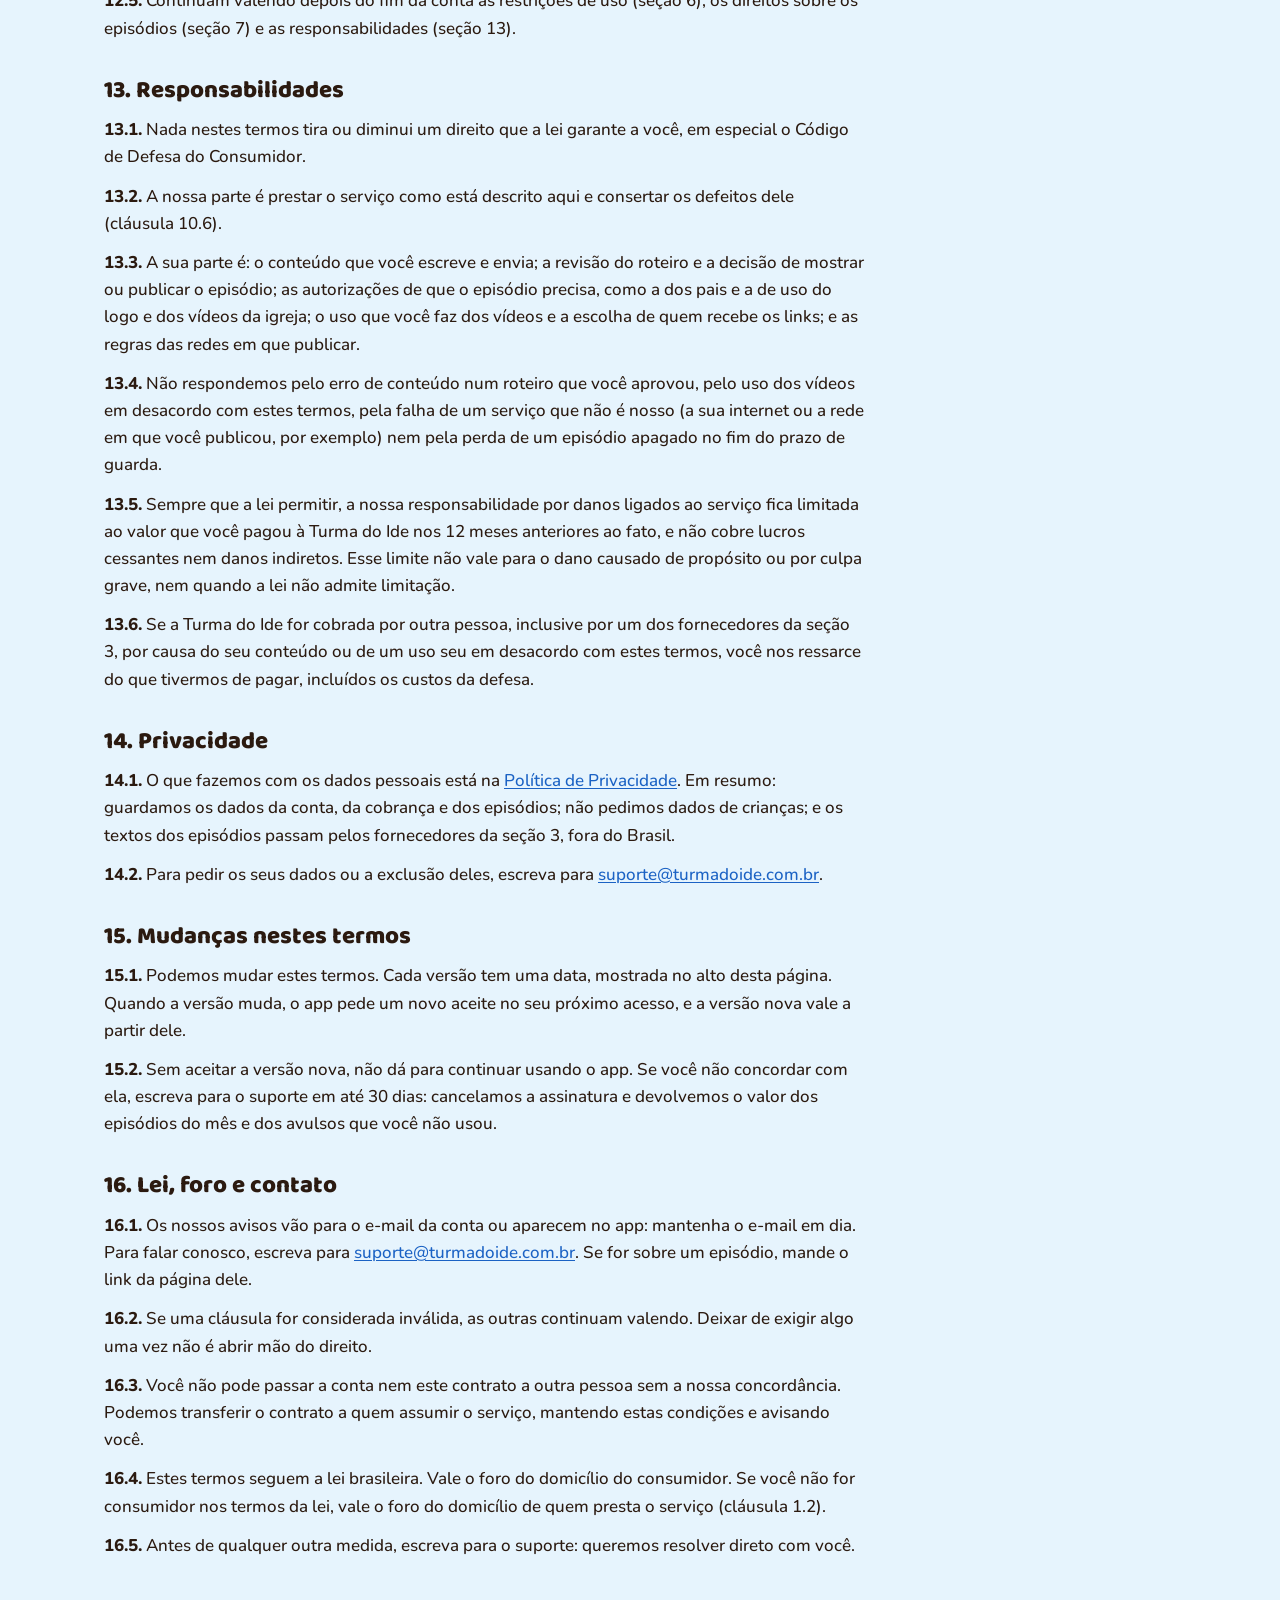
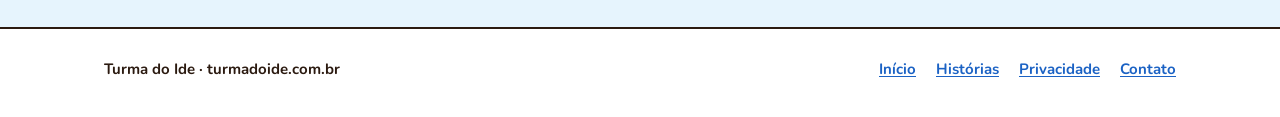
<file: termos.html>
<!doctype html>
<!--
  Os termos de uso da Turma do Ide, que o cadastro do app pede para aceitar (TERMOS_URL). O estilo é o
  estilo.css, o mesmo da página inicial (o bloco "As páginas de texto").

  O que conferir antes de publicar:
  - Quem responde pelo serviço: a cláusula 1.2 traz o nome fantasia e o CNPJ. O dono escolheu o nome
    fantasia, e não a razão social, e publicar sem o endereço (17/11/2026), sabendo que o Decreto
    7.962/2013 pede o nome empresarial, o CNPJ e o endereço à vista.
  - A versão: ao mudar o texto, troque a data do alto da página (data-versao e o texto) e a TERMOS_VERSAO
    (o padrão em src/criador/config.py e a variável no servidor). O app pede um aceite novo a cada cliente.
  - As regras daqui repetem as do app: a cota (src/criador/cota.py e a Ajuda), a assinatura, a desistência e
    os avulsos (src/criador/assinaturas.py), o prazo de guarda (RETENCAO_DIAS) e o link para os pais. Se uma
    delas mudar no código, mude aqui também. Os preços e os números de cada plano ficam de fora de propósito:
    vêm do /admin e aparecem na página Planos.
  - A seção 6.3 aponta para as políticas de uso da Anthropic e da ElevenLabs (conferidas em 17/11/2026).
-->
<html lang="pt-BR">
<head>
<meta charset="utf-8">
<meta name="viewport" content="width=device-width, initial-scale=1">
<title>Termos de uso · Turma do Ide</title>
<meta name="description" content="Os termos de uso da Turma do Ide: quem pode usar, como os episódios são feitos com inteligência artificial, a cota, os pagamentos, o cancelamento e o reembolso.">
<meta name="theme-color" content="#e6f4fd">
<link rel="preload" href="fontes/baloo-2-latin-wght-normal.woff2" as="font" type="font/woff2" crossorigin>
<link rel="stylesheet" href="estilo.css">
</head>
<body>
<div class="wrap">
  <header class="top">
    <a class="brand" href="./"><img src="img/ide.webp" alt="" width="293" height="320"><b>Turma do <span>Ide</span></b></a>
    <nav aria-label="Principal">
      <a class="anchor" href="./#turma">A turma</a>
      <a class="anchor" href="./#planos">Planos</a>
      <a class="enter" href="https://app.turmadoide.com.br/">Entrar</a>
      <a class="button button-primary" href="https://app.turmadoide.com.br/?criar">Começar grátis</a>
    </nav>
  </header>
</div>

<main>
  <div class="wrap">
    <div class="page-head">
      <h1>Termos de uso</h1>
      <p class="muted" data-versao="2026-11-17">Versão de 17 de novembro de 2026.</p>
    </div>

    <article class="doc">
      <div class="doc-box doc-summary">
        <h2>Em poucas palavras</h2>
        <ul>
          <li>A conta é de adultos que ensinam crianças: professores, líderes, pastores e pais. As crianças só assistem.</li>
          <li>Os episódios são feitos com inteligência artificial: o roteiro é escrito pelo Claude, da Anthropic, e as vozes são sintéticas, da ElevenLabs.</li>
          <li>Você revisa tudo antes de gerar o vídeo e antes de mostrar. A fidelidade à passagem e à lição é sua.</li>
          <li>Não escreva dados de crianças. Se quiser que um personagem cite alguém da turma, só o primeiro nome, com a autorização dos pais.</li>
          <li>Os vídeos são para o ensino na sua igreja, no seu ministério ou na sua família. Não dá para revender o serviço nem tirar a marca d'água.</li>
          <li>Cada episódio feito conta 1 na cota do mês. Falha nossa não conta.</li>
          <li>A assinatura é mensal, no cartão de crédito. Os avulsos se pagam por Pix, boleto ou cartão.</li>
          <li>Cancele quando quiser: o plano vale até o fim do mês pago. Nos 7 primeiros dias, dá para desistir e receber o valor dos episódios que não usou.</li>
          <li>Os episódios ficam guardados por 30 dias. Baixe os seus vídeos.</li>
        </ul>
        <p>Este resumo ajuda a ler. O que vale é o texto completo, abaixo.</p>
      </div>

      <nav class="doc-box doc-index" aria-labelledby="indice">
        <h2 id="indice">Nesta página</h2>
        <ol>
          <li><a href="#quem-somos">Quem somos e o que são estes termos</a></li>
          <li><a href="#quem-pode-usar">Quem pode usar</a></li>
          <li><a href="#como-sao-feitos">Como os episódios são feitos</a></li>
          <li><a href="#revisao">A revisão é sua</a></li>
          <li><a href="#seu-conteudo">O que você escreve e envia</a></li>
          <li><a href="#uso">O que pode e o que não pode</a></li>
          <li><a href="#direitos">De quem são os episódios</a></li>
          <li><a href="#cota">Planos, cota e avulsos</a></li>
          <li><a href="#pagamentos">Pagamentos</a></li>
          <li><a href="#cancelamento">Cancelamento, desistência e reembolso</a></li>
          <li><a href="#guarda">Guarda dos episódios e funcionamento</a></li>
          <li><a href="#fim-da-conta">Suspensão e fim da conta</a></li>
          <li><a href="#responsabilidades">Responsabilidades</a></li>
          <li><a href="#privacidade">Privacidade</a></li>
          <li><a href="#mudancas">Mudanças nestes termos</a></li>
          <li><a href="#lei-e-contato">Lei, foro e contato</a></li>
        </ol>
      </nav>

      <section id="quem-somos">
        <h2>1. Quem somos e o que são estes termos</h2>
        <p><b>1.1.</b> A Turma do Ide é um serviço pela internet, em turmadoide.com.br e app.turmadoide.com.br, que cria episódios animados de histórias da Bíblia para quem ensina crianças.</p>
        <p><b>1.2.</b> O serviço é prestado pela Wikode Software, inscrita no CNPJ sob o nº 47.963.421/0001-81. Nestes termos, “Turma do Ide” e “nós” querem dizer a Wikode Software. O contato é <a href="mailto:suporte@turmadoide.com.br">suporte@turmadoide.com.br</a>.</p>
        <p><b>1.3.</b> Estes termos são o contrato entre você e a Turma do Ide. Você os aceita ao marcar “Li e aceito os termos de uso e a política de privacidade” na criação da conta, e de novo quando publicarmos uma versão nova. Guardamos a versão aceita, a data, a hora e o endereço IP do aceite.</p>
        <p><b>1.4.</b> A <a href="privacidade.html">Política de Privacidade</a> faz parte destes termos. Se você não concordar com algum ponto, não crie a conta nem use o serviço.</p>
      </section>

      <section id="quem-pode-usar">
        <h2>2. Quem pode usar</h2>
        <p><b>2.1.</b> A conta é para quem tem 18 anos ou mais e ensina crianças: professores de escola bíblica, líderes do culto infantil, pastores, pais e responsáveis. Ao criar a conta, você declara ter 18 anos ou mais.</p>
        <p><b>2.2.</b> Crianças e adolescentes não têm conta, não usam o app e não devem receber a sua senha. Eles só assistem aos vídeos, e quem mostra é sempre um adulto.</p>
        <p><b>2.3.</b> Se você usa a Turma do Ide em nome de uma igreja, de um ministério ou de outra organização, declara que pode aceitar estes termos por ela. Nesse caso, “você” quer dizer você e a organização.</p>
        <p><b>2.4.</b> Você declara que não é órgão nem entidade pública e que não contrata em nome de um (por exemplo, escola pública, prefeitura, secretaria ou autarquia). Para esses casos é preciso um acordo por escrito antes do uso: escreva para o suporte.</p>
        <p><b>2.5.</b> Os dados do cadastro precisam ser verdadeiros e ficar em dia. Uma conta nova pode esperar a nossa aprovação, e podemos não aprovar um cadastro com dados incompletos ou falsos, ou de quem não é o público do serviço.</p>
        <p><b>2.6.</b> O acesso é pessoal. Cuide da senha, não a empreste e avise o suporte se desconfiar que outra pessoa entrou na conta. O que for feito com o seu acesso é responsabilidade sua. Não crie mais de uma conta para repetir o plano Grátis.</p>
      </section>

      <section id="como-sao-feitos">
        <h2>3. Como os episódios são feitos</h2>
        <p><b>3.1.</b> Você escolhe uma história do catálogo, pede uma passagem ou conta o que a turma está vivendo, e diz a lição e a idade das crianças. A Turma do Ide escreve o roteiro com o Ide, a Eclésia e um dos amigos. Você lê, muda as falas e as cenas e, quando estiver bom, pede o vídeo. Junto vem o kit da aula, com um versículo para memorizar e perguntas para conversar.</p>
        <p><b>3.2.</b> <strong>Os episódios são feitos com inteligência artificial.</strong> O roteiro, o kit da aula e as traduções são escritos por um modelo de IA, o Claude, da Anthropic. As vozes dos personagens são sintéticas, geradas pela ElevenLabs: ninguém grava as falas do seu episódio. O desenho é montado pela plataforma, com os personagens e os cenários da Turma do Ide.</p>
        <p><b>3.3.</b> Para isso, o que você escreve é enviado a esses fornecedores, que ficam fora do Brasil. A lista dos fornecedores e o que cada um recebe estão na <a href="privacidade.html">Política de Privacidade</a>. Podemos trocar de fornecedor ou de modelo; quando a troca mudar o caminho dos seus dados, a Política de Privacidade é atualizada.</p>
        <p><b>3.4.</b> A Turma do Ide só conta histórias da Bíblia. Um pedido fora disso, ou que contrarie a seção 6, pode ser recusado.</p>
      </section>

      <section id="revisao">
        <h2>4. A revisão é sua</h2>
        <p><b>4.1.</b> A inteligência artificial erra. Um roteiro pode trazer um fato que não está na passagem, uma referência ou um versículo citado errado, um nome trocado, uma explicação que a sua igreja não ensina ou uma fala fora do tom para a idade da turma. Por isso nenhum roteiro vira vídeo sem passar por você.</p>
        <p><b>4.2.</b> Antes de gerar o vídeo, e de novo antes de mostrar ou publicar, confira com a Bíblia e com o ensino da sua igreja o roteiro, o versículo, as perguntas do kit e as traduções. Não confie em nenhuma afirmação do roteiro sem conferir.</p>
        <p><b>4.3.</b> A fidelidade do episódio à passagem e à lição e a decisão de mostrá-lo a uma turma são suas. A Turma do Ide é uma ferramenta de apoio: não é ligada a nenhuma denominação, não substitui o professor, o pastor nem o estudo da Bíblia, e não dá aconselhamento pastoral, psicológico, médico ou jurídico.</p>
        <p><b>4.4.</b> As vozes também erram, na pronúncia de um nome bíblico ou na entonação de uma frase. Assista ao vídeo inteiro antes de mostrar.</p>
        <p><b>4.5.</b> Não apresente os episódios como narrados por pessoas nem como feitos sem inteligência artificial. Nas redes que pedem aviso de conteúdo feito com IA, o aviso é com você.</p>
      </section>

      <section id="seu-conteudo">
        <h2>5. O que você escreve e envia</h2>
        <p><b>5.1.</b> O seu conteúdo é o que você escreve ou envia: a passagem pedida, a lição, a situação da turma, as orientações, as mudanças no roteiro e no kit, os nomes que pede para os personagens citarem, o nome e o logo da igreja e os vídeos de abertura e de encerramento.</p>
        <p><b>5.2.</b> O seu conteúdo continua sendo seu. Você nos autoriza a usá-lo só para prestar o serviço a você: escrever o roteiro, gravar as vozes, produzir, guardar e mostrar os vídeos, inclusive enviando-o aos fornecedores da seção 3. A autorização é gratuita, não é exclusiva e dura enquanto o conteúdo estiver guardado na plataforma.</p>
        <p><b>5.3.</b> Não usamos o seu conteúdo nem os episódios da sua conta para divulgar a Turma do Ide sem a sua autorização por escrito.</p>
        <p><b>5.4.</b> Você garante que tem o direito de usar o que envia (por exemplo, o logo e as imagens e a música dos vídeos de abertura e de encerramento) e que o seu conteúdo não fere direitos de outras pessoas nem estes termos.</p>
        <p><b>5.5.</b> <strong>Não escreva dados pessoais de crianças.</strong> Ao contar a situação da turma, descreva o assunto (medo, briga, ciúme), sem dizer de quem se trata. A única exceção é o primeiro nome, quando você pede que o Ide ou a Eclésia cite alguém da turma ou da igreja: só o primeiro nome, sempre em algo bom, sem sobrenome, idade, endereço, questão de saúde, de família ou de comportamento, nem outro dado que identifique a criança.</p>
        <p><b>5.6.</b> A autorização dos pais ou responsáveis para citar uma criança é sua, e você a obtém antes de escrever o nome. O nome citado é ouvido por quem assistir ao vídeo, inclusive pelo link para os pais e pelo arquivo baixado.</p>
        <p><b>5.7.</b> Textos com CPF ou com listas de e-mails são recusados.</p>
        <p><b>5.8.</b> As sugestões que você nos manda podem ser usadas para melhorar o serviço, sem pagamento por isso.</p>
      </section>

      <section id="uso">
        <h2>6. O que pode e o que não pode</h2>
        <p><b>6.1.</b> A Turma do Ide serve para ensinar a Bíblia a crianças: na escola bíblica, no culto infantil, nos pequenos grupos, nos acampamentos e em família. Você pode mostrar os episódios, mandá-los aos pais, imprimir o kit da aula para a turma e publicar os vídeos nos canais da sua igreja ou do seu ministério (o site, as redes sociais, o YouTube). As regras de cada rede, inclusive sobre conteúdo para crianças, aviso de IA e monetização, são com você.</p>
        <p><b>6.2.</b> Não é permitido:</p>
        <ol type="a">
          <li>revender, alugar ou sublicenciar o serviço, oferecê-lo a outras pessoas com a nossa marca ou com outra (<i lang="en">white-label</i>), ou usar a conta para fazer vídeos por encomenda para quem não é da sua igreja, do seu ministério ou da sua família;</li>
          <li>vender os episódios ou cobrar pelo acesso a eles como produto (por exemplo, em cursos, coleções ou plataformas pagas);</li>
          <li>tirar, cobrir ou cortar a marca d'água dos vídeos que saem com ela, ou a abertura e os créditos da Turma do Ide;</li>
          <li>usar os personagens, os cenários, as músicas ou a marca fora dos episódios e do kit da aula: em produtos, em outras obras, em marcas ou em endereços de internet;</li>
          <li>pedir ou produzir conteúdo ilegal; sexual, de violência gratuita ou impróprio para crianças; que promova ódio, discriminação, assédio ou humilhação de pessoas ou de grupos; que engane quem assiste, como golpes e pedidos de dinheiro enganosos; de propaganda eleitoral ou partidária; que exponha, constranja ou identifique uma criança; ou que ponha na boca dos personagens falas que não têm a ver com a história bíblica;</li>
          <li>usar as vozes para se passar por uma pessoa real, para enganar alguém sobre quem está falando ou para fraude; separar o áudio das vozes para usar fora do episódio; ou usar as vozes, os roteiros ou os vídeos para treinar ou testar modelos de inteligência artificial ou para clonar vozes;</li>
          <li>burlar a cota, os limites de uso, o bloqueio do download ou a aprovação do cadastro; acessar o serviço com robôs ou coletar dados em massa; copiar ou descompilar a plataforma, ou testar a segurança dela sem a nossa autorização por escrito; tentar usar o serviço como acesso direto aos modelos de IA; ou atrapalhar o funcionamento do serviço;</li>
          <li>usar o serviço para descumprir a lei ou ferir direitos de outras pessoas.</li>
        </ol>
        <p><b>6.3.</b> O roteiro e as vozes vêm de fornecedores, e as regras de uso deles também valem para você: a <a href="https://www.anthropic.com/legal/aup" rel="noopener">Política de Uso da Anthropic</a> e os <a href="https://elevenlabs.io/terms-of-use" rel="noopener">Termos de Serviço</a> e a <a href="https://elevenlabs.io/use-policy" rel="noopener">Política de Uso Proibido da ElevenLabs</a>, todas em inglês. No uso das vozes, você fica obrigado, no mínimo, às mesmas restrições desses documentos da ElevenLabs; se houver diferença entre eles e estes termos, vale a regra mais rígida. A ElevenLabs é terceira beneficiária desta cláusula e pode exigir de você, diretamente, o cumprimento dessas restrições.</p>
        <p><b>6.4.</b> Quando houver sinal de descumprimento desta seção, podemos recusar um pedido, pedir que um texto seja mudado, desligar um link, apagar um conteúdo ou suspender a conta (seção 12). Sempre que der, avisamos antes e explicamos o motivo.</p>
        <p><b>6.5.</b> Quem encontrar um vídeo feito na Turma do Ide que descumpra estes termos (por exemplo, que cite uma criança sem autorização) pode escrever para <a href="mailto:suporte@turmadoide.com.br">suporte@turmadoide.com.br</a>. Analisamos o caso e, se for preciso, tiramos o vídeo do ar.</p>
      </section>

      <section id="direitos">
        <h2>7. De quem são os episódios</h2>
        <p><b>7.1.</b> São nossos, ou estão licenciados a nós: a plataforma, a marca Turma do Ide, os personagens (o Ide, a Eclésia, o Matthew, o Mark, o Luke e o John), os cenários, as artes, as músicas, as aberturas, o catálogo de histórias e os episódios prontos da Turma. Estes termos não passam nada disso a você.</p>
        <p><b>7.2.</b> O seu conteúdo é seu (seção 5).</p>
        <p><b>7.3.</b> Sobre o roteiro e o vídeo de cada episódio feito na sua conta, cedemos a você os direitos que nos couberem, fora o material da cláusula 7.1. O material da cláusula 7.1 que aparece no episódio fica licenciado a você, sem exclusividade e sem custo a mais, para usar o episódio como ele saiu, nos usos da seção 6.</p>
        <p><b>7.4.</b> Essa licença não tem prazo e continua valendo depois que a assinatura ou a conta acaba, para os vídeos que você já baixou. Ela termina se você descumprir a cláusula 6.2.</p>
        <p><b>7.5.</b> Não prometemos exclusividade. As histórias, os personagens, os cenários e as vozes são os mesmos para todos, e outra conta pode receber um roteiro ou um vídeo parecido com o seu, ou igual. Também não garantimos que o conteúdo gerado por IA seja protegido por direito autoral: a lei brasileira ainda não trata disso com clareza.</p>
        <p><b>7.6.</b> Os episódios prontos da Turma podem ser assistidos, mostrados e baixados para os usos da seção 6, mas continuam sendo nossos: não são cedidos.</p>
        <p><b>7.7.</b> Conforme o plano, o vídeo sai com a marca d'água turmadoide.com.br. A página Planos diz quais planos levam a marca.</p>
      </section>

      <section id="cota">
        <h2>8. Planos, cota e avulsos</h2>
        <p><b>8.1.</b> Os planos, os preços, os episódios de cada plano por mês, e se os vídeos do plano podem ser baixados e se levam a marca d'água, estão na <a href="./#planos">página Planos</a>. Vale o que ela mostrar no dia do seu pedido.</p>
        <p><b>8.2.</b> O plano Grátis é para conhecer o serviço. Podemos mudar as condições dele ou deixar de oferecê-lo, avisando no app ou por e-mail.</p>
        <p><b>8.3.</b> Cada episódio feito conta 1 na cota do plano. A cota renova no mesmo dia de cada mês: com uma assinatura, o mês conta do dia em que ela começou; sem assinatura, vale o mês do calendário. O que sobra não passa para o mês seguinte.</p>
        <p><b>8.4.</b> Não contam na cota:</p>
        <ul>
          <li>o episódio cujo roteiro não saiu por erro nosso, que volta para a cota;</li>
          <li>a produção do vídeo que falhou: o episódio continua reservado, e produzir de novo não gasta outro;</li>
          <li>produzir de novo depois de mudar só as cenas e as poses;</li>
          <li>o primeiro ajuste no texto das falas, que já vem com o episódio.</li>
        </ul>
        <p><b>8.5.</b> Contam na cota:</p>
        <ul>
          <li>depois do primeiro ajuste, cada produção com o texto das falas mudado, que conta 1;</li>
          <li>o pedido recusado por descumprir estes termos e a escrita que você cancelou depois de começada: as 3 primeiras vezes do mês voltam para a cota e, depois, cada uma conta 1;</li>
          <li>o episódio apagado sem ter sido produzido, por você ou pelo fim do prazo de guarda (cláusula 11.1), que conta 1, porque o roteiro já foi escrito.</li>
        </ul>
        <p><b>8.6.</b> O episódio avulso é comprado à parte, por unidade. Ele entra na cota quando o pagamento é confirmado, não vence enquanto a conta existir e é usado quando a cota do mês acaba. O episódio pago com um avulso sai sem a marca d'água e pode ser baixado em qualquer plano. Um avulso também pode ser gasto para liberar o download de um episódio já feito; gasto assim, ele não volta.</p>
        <p><b>8.7.</b> A cota e os avulsos servem só para fazer episódios na Turma do Ide. Não são dinheiro: não podem ser sacados, vendidos nem passados a outra conta.</p>
        <p><b>8.8.</b> Para proteger o serviço, há limites de pedidos por hora e de produções ao mesmo tempo. O app avisa quando um deles é atingido.</p>
      </section>

      <section id="pagamentos">
        <h2>9. Pagamentos</h2>
        <p><b>9.1.</b> Os pagamentos são processados pelo Asaas, uma instituição de pagamento. A cobrança chega no e-mail da conta, com o link do Asaas. Não recebemos nem guardamos os dados do seu cartão.</p>
        <p><b>9.2.</b> A assinatura é mensal, só no cartão de crédito, e renova sozinha a cada mês, no mesmo dia, até ser cancelada. O plano começa quando a nossa equipe confirma o primeiro pagamento, o que não é na hora, e o mês da cota conta do dia desse pagamento.</p>
        <p><b>9.3.</b> Os avulsos se pagam por Pix, boleto ou cartão. Enquanto a cobrança não for paga, a compra pode ser desfeita no app.</p>
        <p><b>9.4.</b> Se o cartão for recusado na renovação, a cota do período espera o pagamento, e os avulsos continuam valendo. Sem o pagamento em 7 dias a contar do vencimento, a assinatura acaba e a conta volta para o Grátis.</p>
        <p><b>9.5.</b> A troca de plano vale a partir do próximo vencimento, sem cobrança proporcional. Até lá continua o plano atual.</p>
        <p><b>9.6.</b> O preço da sua assinatura é o do dia em que você assinou ou pediu a troca de plano. Se formos mudá-lo, avisamos por e-mail com pelo menos 30 dias de antecedência. O preço novo vale a partir da primeira renovação depois desse prazo, e você pode cancelar antes dela.</p>
        <p><b>9.7.</b> O cupom vale nas condições mostradas quando ele é aplicado: o desconto e por quantos meses. Ele não é trocado por dinheiro, e cada assinatura ou compra leva um cupom só.</p>
        <p><b>9.8.</b> Se houver um problema com uma cobrança, fale com o suporte antes de contestá-la no cartão. Se a cobrança for estornada ou contestada, a assinatura pode ser encerrada e os avulsos daquela compra, tirados da cota.</p>
      </section>

      <section id="cancelamento">
        <h2>10. Cancelamento, desistência e reembolso</h2>
        <p><b>10.1.</b> Você cancela a assinatura quando quiser, na página Planos do app, sem multa. O plano continua até o fim do mês já pago; depois a conta volta para o Grátis, sem outra cobrança. Até esse dia, dá para desfazer o cancelamento. O mês em curso não é devolvido em parte, a não ser na desistência (cláusula 10.3).</p>
        <p><b>10.2.</b> O cancelamento pedido com o pagamento atrasado encerra a assinatura no mesmo dia.</p>
        <p><b>10.3.</b> Nos 7 dias seguintes ao começo da assinatura, você pode desistir dela. É o direito de arrependimento do art. 49 do Código de Defesa do Consumidor. Use o botão “Desistir e receber o dinheiro”, na página Planos do app, ou escreva para o suporte. O plano acaba na hora, e devolvemos o valor dos episódios do mês que você não usou: o que foi cobrado, dividido pelos episódios do plano e multiplicado pelos que sobraram. Sem nenhum episódio usado, volta o valor inteiro. Num plano de 8 episódios com 2 usados, por exemplo, voltam 6/8 do que foi cobrado.</p>
        <p><b>10.4.</b> Nos 7 dias seguintes à confirmação do pagamento, os avulsos ainda não usados são devolvidos pelo valor pago: peça ao suporte, com o nome da compra que aparece na página Planos. O avulso que já virou episódio, ou que foi gasto para liberar um download, não é devolvido, porque o serviço já foi prestado a seu pedido.</p>
        <p><b>10.5.</b> A cota conta o episódio quando ele é feito, e não quando é baixado: baixar o vídeo ou deixar de baixar não muda o que foi usado. Depois que o episódio foi feito, o valor dele não é devolvido, salvo no caso da cláusula 10.6.</p>
        <p><b>10.6.</b> Se o vídeo sair com defeito nosso (sem som, travado, cortado ou diferente do roteiro que você aprovou, por exemplo), mande o link do episódio para o suporte, de preferência enquanto ele ainda está guardado. Nós refazemos o vídeo sem gastar a sua cota. Se não conseguirmos, o episódio volta para a cota ou, se você preferir, devolvemos o valor pago por ele. O erro de conteúdo num roteiro que você aprovou não é defeito do vídeo (seção 4).</p>
        <p><b>10.7.</b> As devoluções saem pelo Asaas, no meio em que você pagou: o estorno no cartão ou, no Pix e no boleto, uma transferência para a conta que você indicar. Pedimos o estorno em até 5 dias úteis; o dia em que ele aparece na fatura depende da operadora do cartão.</p>
        <p><b>10.8.</b> Quando a conta volta para o Grátis, os vídeos que ela fez passam a seguir as regras do Grátis. Se o Grátis não baixa os vídeos, eles deixam de poder ser baixados, menos os pagos com um avulso. Baixe os seus vídeos antes de o plano acabar.</p>
      </section>

      <section id="guarda">
        <h2>11. Guarda dos episódios e funcionamento</h2>
        <p><b>11.1.</b> Cada episódio fica guardado pelo prazo mostrado na Ajuda do app, que na data desta versão é de 30 dias depois da criação ou da última produção (salvar o roteiro não renova o prazo). Depois disso, o episódio, os vídeos e o link para os pais são apagados e não podem ser recuperados. A Turma do Ide não é um serviço de arquivo: nos planos que baixam, baixe o vídeo antes do fim do prazo.</p>
        <p><b>11.2.</b> Em cada episódio você pode ligar um link para os pais. Quem tem o link assiste ao vídeo sem entrar em conta nenhuma: mande-o só para quem deve ver. Desligar o link faz o endereço parar de funcionar de vez (ligar de novo cria outro). O link também para se o episódio for apagado ou se a conta for bloqueada.</p>
        <p><b>11.3.</b> O logo e os vídeos de abertura e de encerramento da igreja ficam na conta até você tirá-los ou a conta ser apagada, e entram nos vídeos que a conta produzir.</p>
        <p><b>11.4.</b> Trabalhamos para manter o serviço no ar, mas não prometemos funcionamento sem interrupção. O serviço depende de fornecedores (a IA, as vozes, a hospedagem, os pagamentos) e pode parar para manutenção. A produção de um episódio entra numa fila e pode demorar: faça o episódio com antecedência, e não na hora da aula.</p>
        <p><b>11.5.</b> O serviço muda com o tempo: recursos, histórias do catálogo, vozes e personagens podem entrar, mudar ou sair. Se uma mudança reduzir de forma importante o que um plano pago entrega, avisamos com 30 dias de antecedência, e você pode cancelar e receber o valor dos episódios do mês e dos avulsos que não usou.</p>
      </section>

      <section id="fim-da-conta">
        <h2>12. Suspensão e fim da conta</h2>
        <p><b>12.1.</b> Você pode pedir a exclusão da conta quando quiser, pelo suporte. Antes, cancele a assinatura e baixe os seus vídeos. Com a exclusão, os episódios, a cota e os avulsos não usados deixam de existir; a devolução de avulsos segue a cláusula 10.4.</p>
        <p><b>12.2.</b> Podemos suspender ou bloquear a conta se houver descumprimento destes termos, fraude ou suspeita fundada de fraude, risco para a segurança do serviço ou de outras pessoas, ou ordem de autoridade. Com a conta bloqueada, o app e os links para os pais não abrem. Dizemos o motivo e, quando o problema tiver conserto, damos um prazo para isso.</p>
        <p><b>12.3.</b> No descumprimento grave ou repetido (fraude, conteúdo da cláusula 6.2 ou revenda do serviço, por exemplo), podemos encerrar a conta. Nesse caso, o mês em curso não é devolvido.</p>
        <p><b>12.4.</b> Se deixarmos de oferecer o serviço, ou se encerrarmos a sua conta sem descumprimento seu, avisamos com pelo menos 30 dias de antecedência e devolvemos o valor dos episódios do mês e dos avulsos que você não usou.</p>
        <p><b>12.5.</b> Continuam valendo depois do fim da conta as restrições de uso (seção 6), os direitos sobre os episódios (seção 7) e as responsabilidades (seção 13).</p>
      </section>

      <section id="responsabilidades">
        <h2>13. Responsabilidades</h2>
        <p><b>13.1.</b> Nada nestes termos tira ou diminui um direito que a lei garante a você, em especial o Código de Defesa do Consumidor.</p>
        <p><b>13.2.</b> A nossa parte é prestar o serviço como está descrito aqui e consertar os defeitos dele (cláusula 10.6).</p>
        <p><b>13.3.</b> A sua parte é: o conteúdo que você escreve e envia; a revisão do roteiro e a decisão de mostrar ou publicar o episódio; as autorizações de que o episódio precisa, como a dos pais e a de uso do logo e dos vídeos da igreja; o uso que você faz dos vídeos e a escolha de quem recebe os links; e as regras das redes em que publicar.</p>
        <p><b>13.4.</b> Não respondemos pelo erro de conteúdo num roteiro que você aprovou, pelo uso dos vídeos em desacordo com estes termos, pela falha de um serviço que não é nosso (a sua internet ou a rede em que você publicou, por exemplo) nem pela perda de um episódio apagado no fim do prazo de guarda.</p>
        <p><b>13.5.</b> Sempre que a lei permitir, a nossa responsabilidade por danos ligados ao serviço fica limitada ao valor que você pagou à Turma do Ide nos 12 meses anteriores ao fato, e não cobre lucros cessantes nem danos indiretos. Esse limite não vale para o dano causado de propósito ou por culpa grave, nem quando a lei não admite limitação.</p>
        <p><b>13.6.</b> Se a Turma do Ide for cobrada por outra pessoa, inclusive por um dos fornecedores da seção 3, por causa do seu conteúdo ou de um uso seu em desacordo com estes termos, você nos ressarce do que tivermos de pagar, incluídos os custos da defesa.</p>
      </section>

      <section id="privacidade">
        <h2>14. Privacidade</h2>
        <p><b>14.1.</b> O que fazemos com os dados pessoais está na <a href="privacidade.html">Política de Privacidade</a>. Em resumo: guardamos os dados da conta, da cobrança e dos episódios; não pedimos dados de crianças; e os textos dos episódios passam pelos fornecedores da seção 3, fora do Brasil.</p>
        <p><b>14.2.</b> Para pedir os seus dados ou a exclusão deles, escreva para <a href="mailto:suporte@turmadoide.com.br">suporte@turmadoide.com.br</a>.</p>
      </section>

      <section id="mudancas">
        <h2>15. Mudanças nestes termos</h2>
        <p><b>15.1.</b> Podemos mudar estes termos. Cada versão tem uma data, mostrada no alto desta página. Quando a versão muda, o app pede um novo aceite no seu próximo acesso, e a versão nova vale a partir dele.</p>
        <p><b>15.2.</b> Sem aceitar a versão nova, não dá para continuar usando o app. Se você não concordar com ela, escreva para o suporte em até 30 dias: cancelamos a assinatura e devolvemos o valor dos episódios do mês e dos avulsos que você não usou.</p>
      </section>

      <section id="lei-e-contato">
        <h2>16. Lei, foro e contato</h2>
        <p><b>16.1.</b> Os nossos avisos vão para o e-mail da conta ou aparecem no app: mantenha o e-mail em dia. Para falar conosco, escreva para <a href="mailto:suporte@turmadoide.com.br">suporte@turmadoide.com.br</a>. Se for sobre um episódio, mande o link da página dele.</p>
        <p><b>16.2.</b> Se uma cláusula for considerada inválida, as outras continuam valendo. Deixar de exigir algo uma vez não é abrir mão do direito.</p>
        <p><b>16.3.</b> Você não pode passar a conta nem este contrato a outra pessoa sem a nossa concordância. Podemos transferir o contrato a quem assumir o serviço, mantendo estas condições e avisando você.</p>
        <p><b>16.4.</b> Estes termos seguem a lei brasileira. Vale o foro do domicílio do consumidor. Se você não for consumidor nos termos da lei, vale o foro do domicílio de quem presta o serviço (cláusula 1.2).</p>
        <p><b>16.5.</b> Antes de qualquer outra medida, escreva para o suporte: queremos resolver direto com você.</p>
      </section>
    </article>
  </div>
</main>

<footer>
  <div class="wrap">
    <p>Turma do Ide · turmadoide.com.br</p>
    <nav aria-label="Rodapé">
      <a href="./">Início</a>
      <a href="historias.html">Histórias</a>
      <a href="privacidade.html">Privacidade</a>
      <a href="mailto:suporte@turmadoide.com.br">Contato</a>
    </nav>
  </div>
</footer>
</body>
</html>
</file>
<file: estilo.css>
/*
  O estilo das páginas de divulgação (index.html e historias.html), com a mesma identidade do app
  (web/src/styles/tokens.css): o céu no fundo, o ouro do Ide na ação, o traço marrom nos contornos,
  Baloo 2 e Nunito (em fontes/).
  Os movimentos (a entrada das seções, os pulos da turma, o zoom das histórias) ficam no fim, dentro de
  prefers-reduced-motion: no-preference: quem pediu menos movimento no sistema vê a página parada.
*/
@font-face { font-family: "Baloo 2"; src: url("fontes/baloo-2-latin-wght-normal.woff2") format("woff2"); font-weight: 400 800; font-display: swap; }
@font-face { font-family: "Nunito"; src: url("fontes/nunito-latin-wght-normal.woff2") format("woff2"); font-weight: 200 1000; font-display: swap; }
:root {
  --bg: #e6f4fd; --surface: #ffffff; --text: #2b1a10; --muted: #5b4a3f; --line: #2b1a10;
  --gold: #ffc62e; --gold-hover: #ffb800; --gold-soft: #fff3cc; --blue: #1b62c4; --night: #0f1b3d; --cream: #fff6dc;
  --green: #2f7d3a;
  --display: "Baloo 2", system-ui, sans-serif;
  --ease: cubic-bezier(0.2, 0.7, 0.2, 1);
  --mola: cubic-bezier(0.34, 1.56, 0.64, 1); /* passa um pouco do ponto e volta */
}
* { box-sizing: border-box; }
html { scroll-behavior: smooth; }
@media (prefers-reduced-motion: reduce) { html { scroll-behavior: auto; } }
body { margin: 0; background: var(--bg); color: var(--text); font: 500 17px/1.5 "Nunito", system-ui, -apple-system, "Segoe UI", sans-serif; }
img { display: block; max-width: 100%; }
a { color: var(--blue); text-underline-offset: 2px; }
h1, h2, h3, p { margin: 0; }
h1, h2, h3 { font-family: var(--display); line-height: 1.1; }
h2 { font-size: clamp(1.75rem, 4vw, 2.25rem); font-weight: 800; }
h3 { font-size: 1.375rem; font-weight: 700; }
[hidden] { display: none !important; }
.wrap { max-width: 1120px; margin: 0 auto; padding: 0 24px; }
.muted { color: var(--muted); font-weight: 600; }
.band { background: var(--surface); border-block: 2px solid var(--line); }
.band-night { background: var(--night); border-block: 2px solid var(--line); }
section { padding: 52px 0; scroll-margin-top: 8px; }
.section-head { display: flex; flex-direction: column; gap: 6px; margin-bottom: 22px; }
.section-head p { max-width: 640px; }
.section-head-row { flex-flow: row wrap; align-items: flex-end; justify-content: space-between; gap: 8px 16px; }

.button { display: inline-flex; align-items: center; justify-content: center; gap: 10px; min-height: 48px; padding: 0 20px; border: 2px solid var(--line); border-radius: 14px; background: var(--surface); box-shadow: 0 4px 0 var(--line); color: var(--text); font-family: var(--display); font-size: 1.125rem; font-weight: 700; text-decoration: none; white-space: nowrap; cursor: pointer; transition: background-color 0.15s, box-shadow 0.15s var(--ease), transform 0.15s var(--ease); }
.button:hover { background: #f1f8fd; }
.button:active { transform: translateY(2px); box-shadow: 0 2px 0 var(--line); }
.button-primary { background: var(--gold); }
.button-primary:hover { background: var(--gold-hover); }
.button-lg { min-height: 58px; padding: 0 26px; border-radius: 16px; font-size: 1.375rem; }
:focus-visible { outline: 3px solid var(--blue); outline-offset: 2px; }
.band-night :focus-visible { outline-color: var(--gold); }

header.top { display: flex; flex-wrap: wrap; align-items: center; justify-content: space-between; gap: 12px; padding: 16px 0; }
.brand { display: flex; align-items: center; gap: 10px; color: var(--text); font-family: var(--display); font-size: 1.75rem; font-weight: 800; line-height: 1; text-decoration: none; }
.brand img { width: auto; height: 52px; transform-origin: 50% 90%; }
.brand b { font-weight: inherit; }
.brand span { color: var(--blue); }
.top nav { display: flex; flex-wrap: wrap; align-items: center; gap: 8px 20px; font-weight: 800; }
.top nav a:not(.button) { display: inline-flex; align-items: center; min-height: 44px; color: var(--text); text-decoration: underline 3px transparent; text-underline-offset: 7px; transition: text-decoration-color 0.2s; }
.top nav a:not(.button):hover { text-decoration-color: var(--gold); }
.top nav a.enter { color: var(--blue); }

.hero { display: flex; flex-wrap: wrap; align-items: center; gap: 40px; padding: 28px 0 60px; }
.hero-text { display: flex; flex: 1 1 400px; flex-direction: column; gap: 18px; min-width: 0; }
.hero h1 { font-size: clamp(2.2rem, 5vw, 3.6rem); font-weight: 800; line-height: 1.02; }
.hero-text > p { font-size: 1.25rem; }
.actions { display: flex; flex-wrap: wrap; gap: 14px; }
.note { font-size: 0.9375rem; }
.hero-art { position: relative; flex: 1 1 400px; min-width: 0; padding-bottom: 46px; scroll-margin-top: 16px; }
.hero-frame { position: relative; overflow: hidden; border: 3px solid var(--line); border-radius: 24px; background: var(--night); box-shadow: 0 6px 0 var(--line); }
.hero-frame img, .hero-frame video { display: block; width: 100%; height: auto; aspect-ratio: 16 / 9; object-fit: cover; }
.hero-frame video { object-fit: contain; }
.hero-play { position: absolute; top: 44%; left: 50%; display: grid; place-items: center; width: 84px; height: 84px; padding: 0; border: 3px solid var(--line); border-radius: 50%; background: var(--gold); box-shadow: 0 5px 0 var(--line); color: var(--line); transform: translate(-50%, -50%); cursor: pointer; transition: background-color 0.15s, transform 0.2s var(--mola); }
.hero-play:hover { background: var(--gold-hover); }
.hero-play:active { box-shadow: 0 2px 0 var(--line); transform: translate(-50%, calc(-50% + 3px)); }
.hero-ide, .hero-eclesia { position: absolute; bottom: 0; width: auto; pointer-events: none; }
.hero-ide { left: -6px; height: 150px; }
.hero-eclesia { right: 2px; height: 160px; }
/* Com o vídeo tocando, os dois saem da frente dos controles do player. */
.hero-art.playing { padding-bottom: 0; }
.hero-art.playing .hero-ide, .hero-art.playing .hero-eclesia { display: none; }

.grid { display: flex; flex-wrap: wrap; gap: 16px; }
ul.grid, ol.grid { margin: 0; padding: 0; list-style: none; }

/* A turma: a pose acenando e, por cima, a pulando (comemorando). Ao passar o mouse ou tocar (.pulando, do
   animacao.js), o personagem dá um pulo só e para no fim dele, ainda comemorando, até o mouse sair (ou até tocar
   em outro). Com menos movimento, só troca de pose enquanto o mouse está em cima. */
.turma > li { display: flex; flex: 1 1 150px; flex-direction: column; align-items: center; gap: 6px; padding: 14px 10px; border: 2px solid var(--line); border-radius: 18px; text-align: center; transition: transform 0.3s var(--mola), box-shadow 0.3s var(--ease); }
.pose { display: grid; justify-items: center; align-items: end; height: 130px; transform-origin: 50% 100%; }
.pose img { grid-area: 1 / 1; width: auto; height: 130px; }
.pose-pulando { opacity: 0; }
@media (prefers-reduced-motion: reduce) {
  .turma > li.pulando .pose img:first-child { opacity: 0; }
  .turma > li.pulando .pose-pulando { opacity: 1; }
  @media (hover: hover) {
    .turma > li:hover .pose img:first-child { opacity: 0; }
    .turma > li:hover .pose-pulando { opacity: 1; }
  }
}
.turma strong { font-family: var(--display); font-size: 1.375rem; font-weight: 700; line-height: 1; }
.turma .papel { color: var(--muted); font-size: 0.875rem; font-weight: 700; }

.card { display: flex; flex: 1 1 280px; flex-direction: column; gap: 8px; padding: 20px; border: 2px solid var(--line); border-radius: 18px; background: var(--surface); }
.steps .card { box-shadow: 0 4px 0 var(--line); }
.step-number { display: grid; place-items: center; width: 44px; height: 44px; border: 2px solid var(--line); border-radius: 50%; background: var(--gold); font-family: var(--display); font-size: 1.5rem; font-weight: 800; }

/* As histórias: o cartão inteiro é o link. O botão por cima da arte diz o que o clique faz. */
.band-night h2 { color: var(--cream); }
.band-night .more { display: inline-flex; align-items: center; gap: 6px; min-height: 44px; color: var(--gold); font-weight: 800; }
.band-night .more::after { content: "→"; display: inline-block; transition: transform 0.2s var(--ease); }
.band-night .more:hover::after { transform: translateX(4px); }
.stories > li { display: flex; flex: 1 1 220px; }
.story { position: relative; display: flex; flex: 1; flex-direction: column; overflow: hidden; border: 2px solid var(--line); border-radius: 18px; background: var(--surface); color: var(--text); text-decoration: none; transition: transform 0.3s var(--ease), box-shadow 0.3s var(--ease); }
.story-art { display: block; overflow: hidden; border-bottom: 2px solid var(--line); }
.story-art img { width: 100%; height: auto; aspect-ratio: 16 / 9; object-fit: cover; transition: transform 0.6s var(--ease); }
.story-text { display: flex; flex-direction: column; padding: 10px 14px 14px; }
.story-text strong { font-family: var(--display); font-size: 1.3125rem; font-weight: 700; line-height: 1.15; }
.story-text span { color: var(--muted); font-size: 0.875rem; font-weight: 700; }
.story-acao { position: absolute; inset: 0 0 auto; display: grid; place-items: center; aspect-ratio: 16 / 9; background: rgb(15 27 61 / 0); pointer-events: none; transition: background-color 0.25s; }
.story-botao { display: inline-flex; align-items: center; gap: 8px; min-height: 44px; padding: 0 16px; border: 2px solid var(--line); border-radius: 999px; background: var(--gold); box-shadow: 0 4px 0 var(--line); color: var(--text); font-family: var(--display); font-size: 1.0625rem; font-weight: 700; white-space: nowrap; opacity: 0; transform: translateY(8px) scale(0.9); transition: opacity 0.2s, transform 0.3s var(--mola); }
.story:hover .story-acao, .story:focus-visible .story-acao { background: rgb(15 27 61 / 0.28); }
.story:hover .story-botao, .story:focus-visible .story-botao { opacity: 1; transform: none; }
/* A história com episódio pronto mostra o play sempre, como a miniatura de um vídeo. */
.story[data-episodio] .story-botao { opacity: 1; transform: none; }
.band-night .story:hover { box-shadow: 0 0 0 3px var(--gold), 0 14px 24px rgb(0 0 0 / 0.4); }
.band-night .note { margin-top: 18px; color: #c9d3f2; }
@media (hover: none) {
  /* No toque não há o passar do mouse: o "Criar" vira um botãozinho no canto, sempre à vista. */
  .story:not([data-episodio]) .story-acao { place-items: end; padding: 10px; }
  .story:not([data-episodio]) .story-botao { width: 40px; min-height: 40px; padding: 0; justify-content: center; opacity: 1; transform: none; }
  .story:not([data-episodio]) .rotulo { position: absolute; width: 1px; height: 1px; overflow: hidden; clip-path: inset(50%); white-space: nowrap; }
}

/* Os planos: o link do botão se estende sobre o cartão inteiro (o ::after), e o cartão é que se mexe. */
.plan { position: relative; flex: 1 1 220px; gap: 6px; transition: transform 0.3s var(--mola), box-shadow 0.3s var(--ease); }
.plan.featured { background: var(--gold-soft); box-shadow: 0 5px 0 var(--line); }
.price { font-family: var(--display); font-size: 2.125rem; font-weight: 800; line-height: 1.1; }
.price small { color: var(--muted); font-family: "Nunito", sans-serif; font-size: 0.9375rem; font-weight: 700; }
.plan p { color: var(--muted); font-size: 0.9375rem; font-weight: 600; }
.plan .plan-marca, .plan .plan-baixar { display: flex; align-items: center; gap: 6px; font-size: 0.875rem; font-weight: 700; }
.plan .plan-marca { margin-bottom: 14px; }
.plan .plan-marca[data-sem-marca], .plan .plan-baixar[data-baixa] { color: var(--green); }
.plan-marca svg, .plan-baixar svg { flex: none; }
.plan-cta { margin-top: auto; }
.plan-cta::after { content: ""; position: absolute; inset: 0; border-radius: 16px; }
/* O botão não sai do lugar: com transform, ele prenderia o ::after e o resto do cartão deixaria de ser clicável. */
.plan .plan-cta:hover, .plan .plan-cta:active { transform: none; }
.plan:hover .plan-cta { background: #f1f8fd; }
.plan:hover .plan-cta.button-primary { background: var(--gold-hover); }

.cares .card { padding: 0; border: 0; background: transparent; }
.closing { display: flex; flex-wrap: wrap; align-items: center; justify-content: center; gap: 24px; }
.closing img { width: auto; height: 170px; transform-origin: 50% 100%; }
.closing div { display: flex; flex-direction: column; align-items: flex-start; gap: 14px; }
.closing h2 { max-width: 16ch; }

/* O catálogo (historias.html) */
.page-head { display: flex; flex-direction: column; gap: 10px; padding: 20px 0 36px; }
.page-head h1 { font-size: clamp(2rem, 5vw, 3rem); font-weight: 800; }
.page-head p { max-width: 680px; font-size: 1.125rem; }
.catalog { padding: 0 0 44px; }
.catalog h2 { margin-bottom: 16px; }
.catalog .stories > li { flex: 0 1 calc(25% - 12px); min-width: 200px; }
.catalog .story { box-shadow: 0 4px 0 var(--line); }
.catalog .story:hover { box-shadow: 0 8px 0 var(--line); }
.season { align-self: flex-start; margin-top: 6px; padding: 1px 10px; border: 2px solid var(--line); border-radius: 999px; background: var(--gold-soft); color: var(--text) !important; font-size: 0.8125rem !important; }

/* As páginas de texto (termos.html e privacidade.html): uma coluna de leitura, com o resumo, o índice e as cláusulas numeradas. */
.doc { max-width: 760px; padding-bottom: 56px; line-height: 1.6; }
.doc section { padding: 0; scroll-margin-top: 16px; }
.doc h2 { margin: 36px 0 12px; font-size: 1.5rem; }
.doc p { margin-bottom: 12px; }
.doc ul, .doc ol { margin: 0 0 12px; padding-left: 24px; }
.doc li { margin-bottom: 6px; }
.doc b, .doc li::marker { font-weight: 800; }
.doc-box { margin-bottom: 20px; padding: 20px; border: 2px solid var(--line); border-radius: 18px; background: var(--surface); }
.doc-box h2 { margin: 0 0 10px; font-size: 1.375rem; }
.doc-box > :last-child { margin-bottom: 0; }
.doc-summary { background: var(--gold-soft); box-shadow: 0 4px 0 var(--line); }
.doc-index ol { columns: 2 240px; column-gap: 32px; font-weight: 700; }
.doc-index li { break-inside: avoid; }
@media print {
  body { background: #fff; }
  header.top nav, footer nav { display: none; }
  .doc { max-width: none; }
  .doc-box { box-shadow: none; break-inside: avoid; }
}

/* O episódio .mp4 de uma história, numa janela (animacao.js). */
.player { width: min(960px, calc(100vw - 32px)); max-width: none; padding: 0; overflow: hidden; border: 3px solid var(--line); border-radius: 20px; background: var(--night); box-shadow: 0 8px 0 var(--line); }
.player::backdrop { background: rgb(15 27 61 / 0.78); }
.player video { display: block; width: 100%; aspect-ratio: 16 / 9; }
.player-fechar { position: absolute; top: 10px; right: 10px; z-index: 1; display: grid; place-items: center; width: 44px; height: 44px; padding: 0; border: 2px solid var(--line); border-radius: 50%; background: var(--surface); box-shadow: 0 3px 0 var(--line); color: var(--text); cursor: pointer; }

footer { border-top: 2px solid var(--line); background: var(--surface); font-size: 0.9375rem; font-weight: 700; }
footer .wrap { display: flex; flex-wrap: wrap; align-items: center; justify-content: space-between; gap: 12px; padding-block: 18px 26px; }
footer nav { display: flex; flex-wrap: wrap; gap: 6px 20px; }
footer nav a { display: inline-flex; align-items: center; min-height: 44px; }

@media (max-width: 560px) {
  .wrap { padding: 0 16px; }
  section { padding: 40px 0; }
  .hero-text > p { font-size: 1.125rem; }
  .hero-ide { height: 116px; }
  .hero-eclesia { height: 124px; }
  .hero-play { width: 68px; height: 68px; }
  .top nav a.anchor { display: none; }
  .catalog .stories > li { flex: 1 1 calc(50% - 8px); min-width: 0; }
  .button-lg { min-height: 54px; padding: 0 20px; font-size: 1.25rem; }
  .story-botao { min-height: 38px; padding: 0 12px; font-size: 0.9375rem; }
}

/* --- Os movimentos ---------------------------------------------------------------------------------- */
@media (prefers-reduced-motion: no-preference) {
  /* A abertura: o texto sobe, o quadro vem atrás, e o Ide e a Eclésia pulam para dentro e ficam flutuando. */
  .hero-text > * { animation: subir 0.7s var(--ease) both; }
  .hero-text > :nth-child(2) { animation-delay: 0.08s; }
  .hero-text > :nth-child(3) { animation-delay: 0.16s; }
  .hero-text > :nth-child(4) { animation-delay: 0.24s; }
  .hero-frame { animation: subir 0.8s var(--ease) 0.15s both; }
  .hero-ide { transform-origin: 50% 100%; animation: surgir 0.6s var(--mola) 0.55s both, flutuar 4s ease-in-out 1.2s infinite; }
  .hero-eclesia { transform-origin: 50% 100%; animation: surgir 0.6s var(--mola) 0.7s both, flutuar 4.6s ease-in-out 1.5s infinite; }
  /* Uma onda sai do play, chamando para assistir. */
  .hero-play::after { content: ""; position: absolute; inset: -3px; border: 3px solid var(--gold); border-radius: 50%; pointer-events: none; animation: onda 2.4s ease-out 1s infinite; }
  .hero-play:hover { transform: translate(-50%, -50%) scale(1.08); }

  .button:hover { transform: translateY(-2px); box-shadow: 0 6px 0 var(--line); }
  .button:active { transform: translateY(2px); box-shadow: 0 2px 0 var(--line); }

  /* O Ide da marca acena ao passar o mouse. */
  .brand:hover img { animation: aceno 0.7s ease-in-out; }

  /* A turma: um pulo ao passar o mouse (ou no toque). A pose comemorando entra na decolagem e fica (forwards). */
  @media (hover: hover) {
    .turma > li:hover { transform: translateY(-6px) rotate(-1.5deg); box-shadow: 0 8px 0 var(--line); }
    .turma > li:nth-child(even):hover { transform: translateY(-6px) rotate(1.5deg); }
    .turma > li:hover .pose { animation: pulo 0.75s ease-in-out; }
    .turma > li:hover .pose img:first-child { animation: decola-e-some 0.75s forwards; }
    .turma > li:hover .pose-pulando { animation: decola-e-fica 0.75s forwards; }
  }
  .turma > li.pulando .pose { animation: pulo 0.75s ease-in-out; }
  .turma > li.pulando .pose img:first-child { animation: decola-e-some 0.75s forwards; }
  .turma > li.pulando .pose-pulando { animation: decola-e-fica 0.75s forwards; }

  /* Os passos: o número dá uma volta. */
  .steps .card:hover .step-number { animation: girar 0.6s var(--mola); }

  /* As histórias: o cartão sobe e o cenário chega mais perto. */
  .story:hover { transform: translateY(-6px); }
  .story:active { transform: translateY(-2px); }
  .story:hover .story-art img { transform: scale(1.08); }
  .story[data-episodio] .story-botao { animation: respirar 2.4s ease-in-out infinite; }
  .story[data-episodio]:hover .story-botao { animation: none; transform: scale(1.08); }

  /* Os planos: o cartão sobe; no clique, desce. */
  .plan:hover { transform: translateY(-5px); box-shadow: 0 9px 0 var(--line); }
  .plan:active { transform: translateY(-1px); box-shadow: 0 4px 0 var(--line); }

  /* O Ide do fim dá um pulo quando chega na tela (.apareceu, do animacao.js), e para. */
  .closing.apareceu img { animation: pulo 0.75s ease-in-out 0.5s; }

  /* As seções entram subindo quando chegam na tela (as marcadas pelo animacao.js). */
  .revelar [data-revelar] { opacity: 0; }
  .revelar [data-revelar].visto { animation: subir 0.6s var(--ease) var(--atraso, 0ms) both; }

  .player[open] { animation: surgir 0.35s var(--mola); }
}

@keyframes subir { from { opacity: 0; transform: translateY(26px); } to { opacity: 1; transform: none; } }
@keyframes surgir { from { opacity: 0; transform: translateY(24px) scale(0.7); } to { opacity: 1; transform: none; } }
@keyframes flutuar { 0%, 100% { transform: translateY(0); } 50% { transform: translateY(-7px); } }
@keyframes onda { from { opacity: 0.9; transform: scale(1); } to { opacity: 0; transform: scale(1.7); } }
@keyframes aceno { 0%, 100% { transform: rotate(0); } 25% { transform: rotate(-12deg); } 50% { transform: rotate(9deg); } 75% { transform: rotate(-5deg); } }
@keyframes pulo {
  0%, 100% { transform: translateY(0) scale(1, 1); }
  12% { transform: translateY(0) scale(1.08, 0.9); }
  45% { transform: translateY(-22px) scale(0.95, 1.06); }
  75% { transform: translateY(0) scale(1.05, 0.95); }
  88% { transform: translateY(0) scale(0.98, 1.02); }
}
/* A troca de pose acompanha o pulo: na decolagem, sai a acenando e entra a comemorando, que fica até o fim
   (troca seca, como num desenho). */
@keyframes decola-e-fica { 0%, 9.9% { opacity: 0; } 10%, 100% { opacity: 1; } }
@keyframes decola-e-some { 0%, 9.9% { opacity: 1; } 10%, 100% { opacity: 0; } }
@keyframes girar { from { transform: rotate(0) scale(1); } 50% { transform: rotate(200deg) scale(1.15); } to { transform: rotate(360deg) scale(1); } }
@keyframes respirar { 0%, 100% { transform: scale(1); } 50% { transform: scale(1.06); } }
</file>
